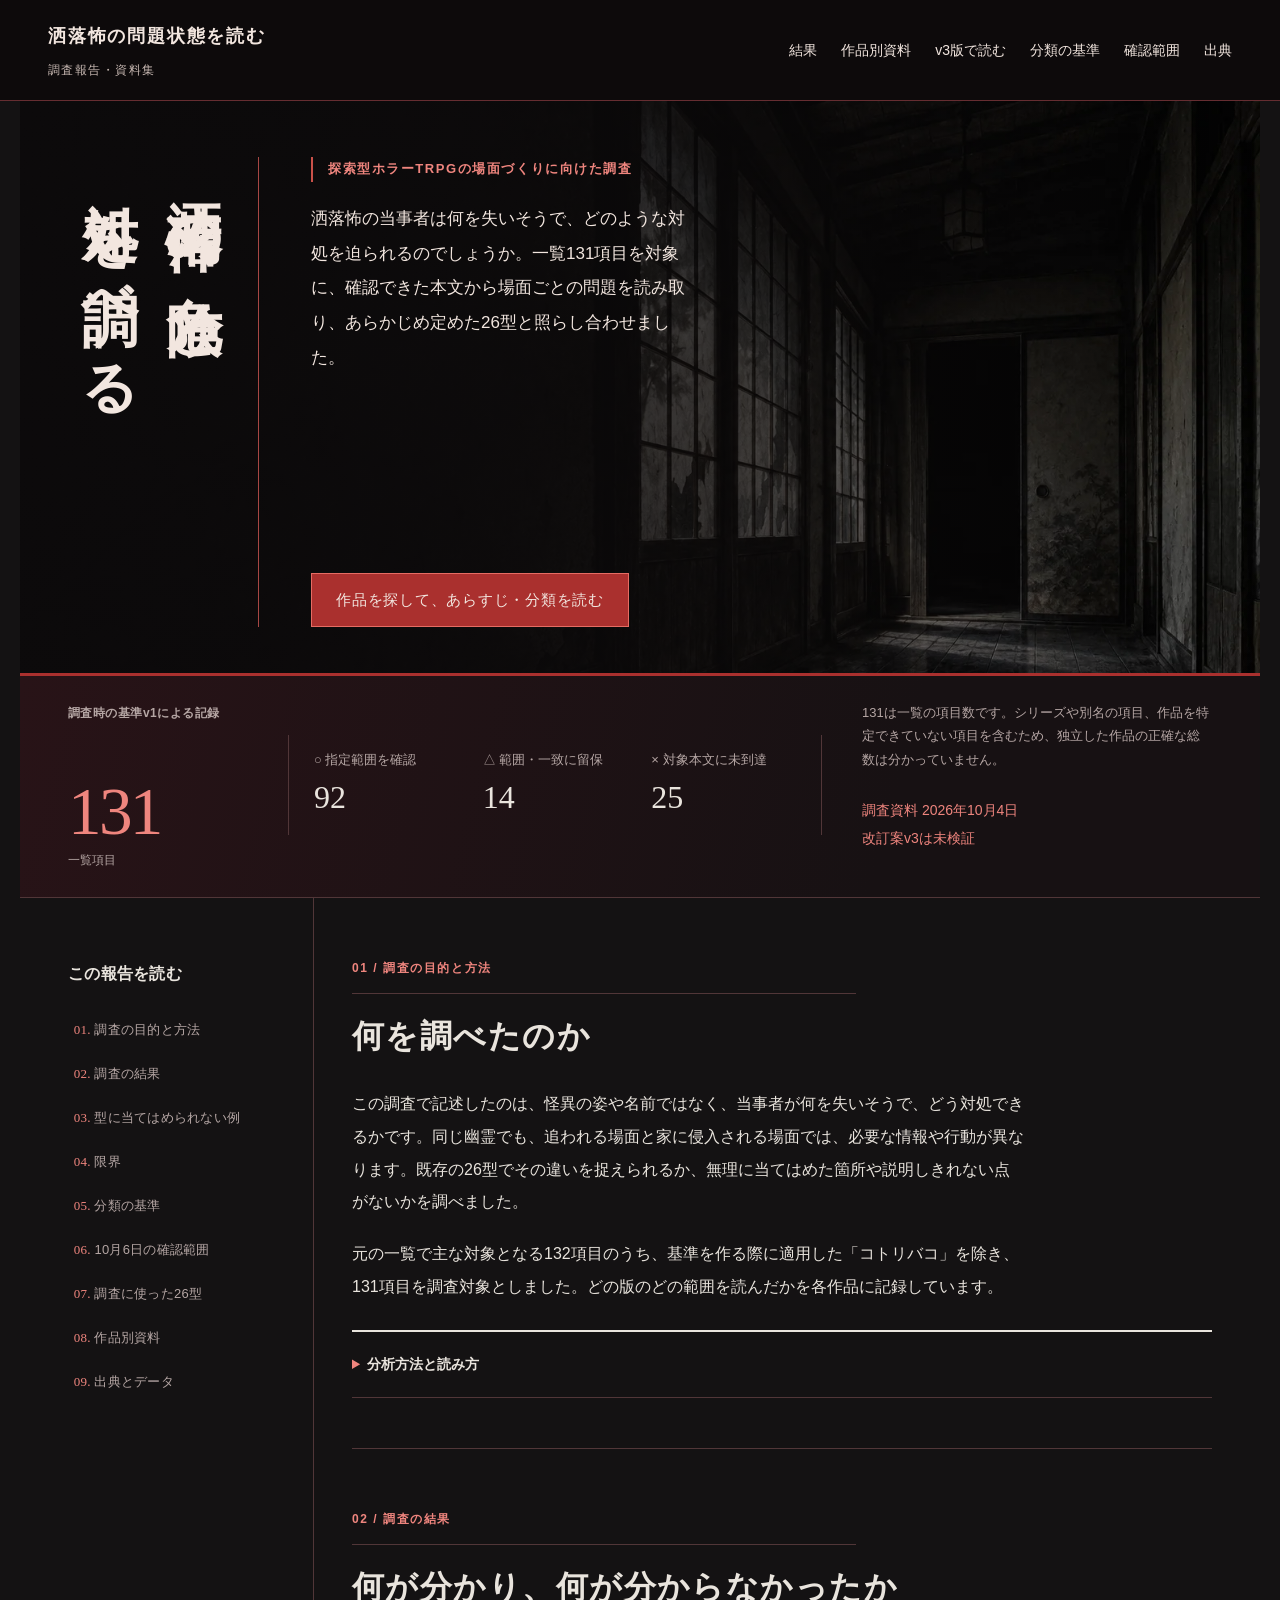
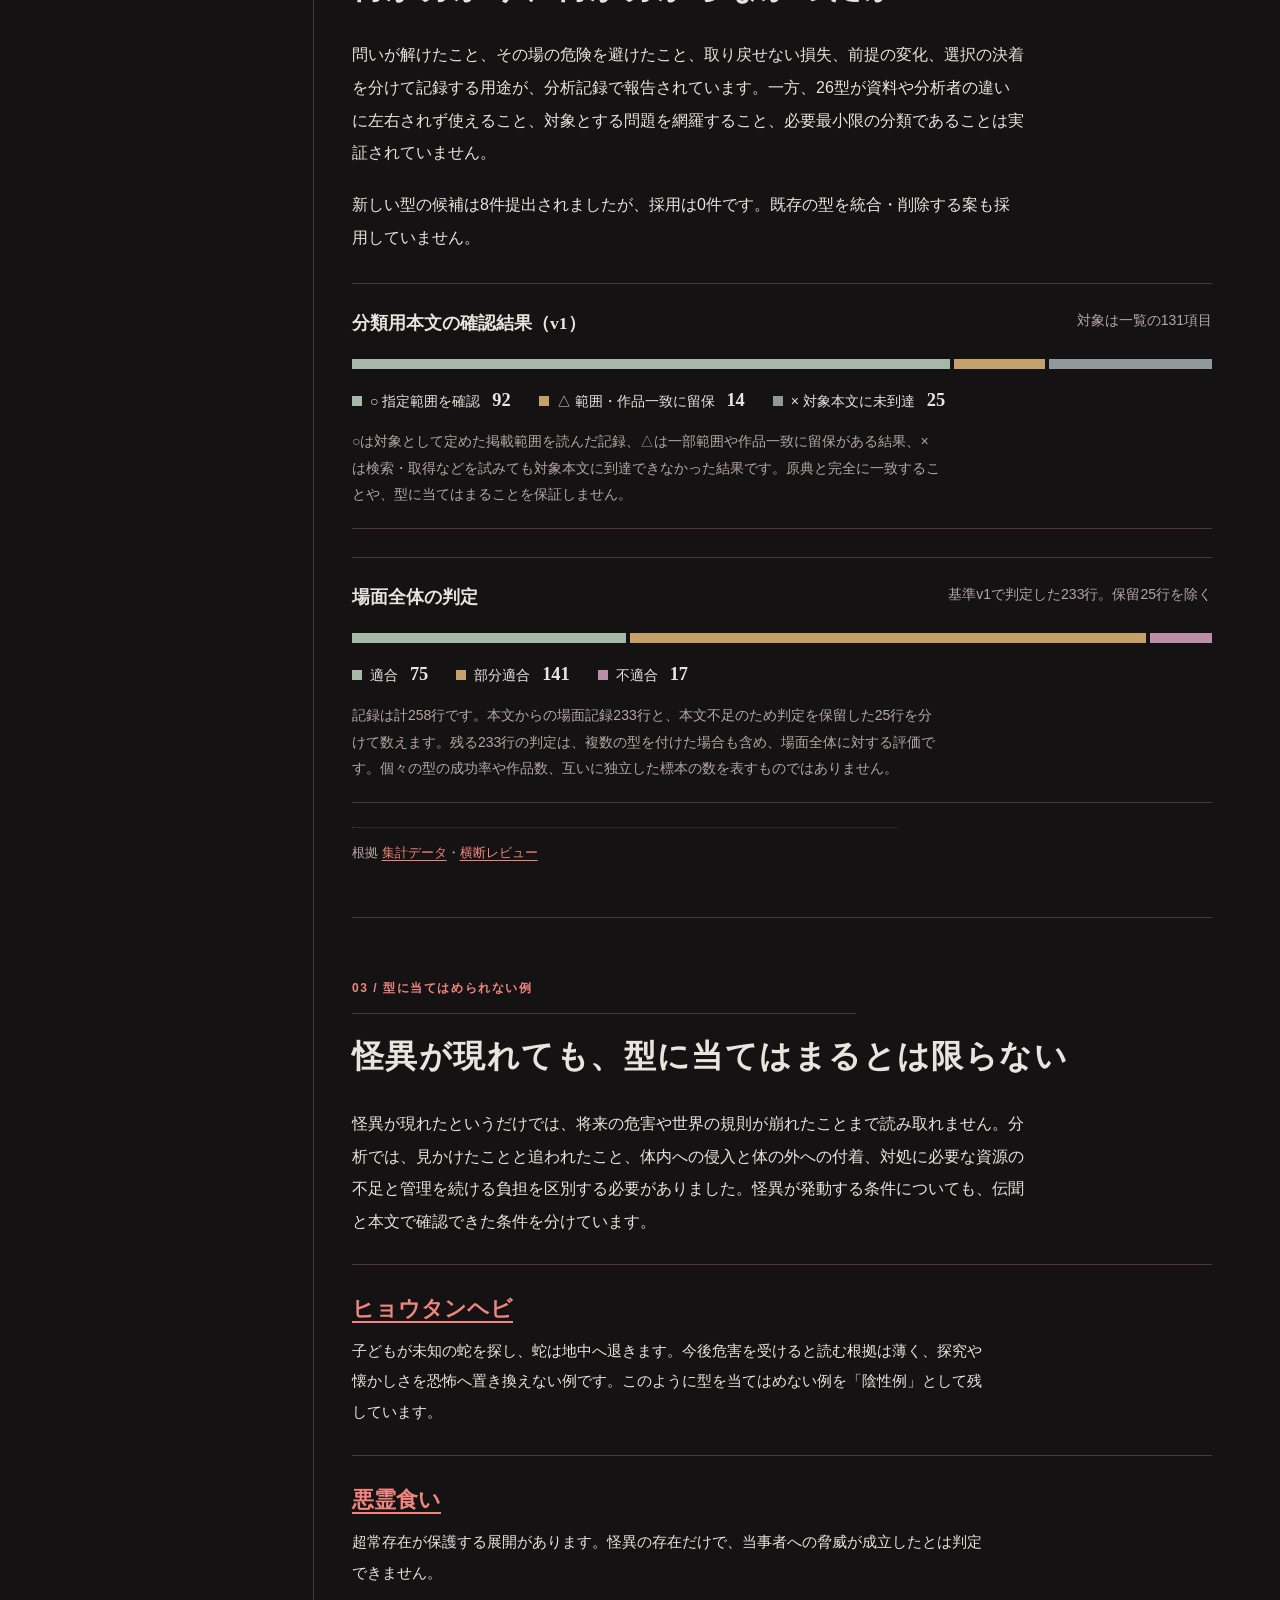
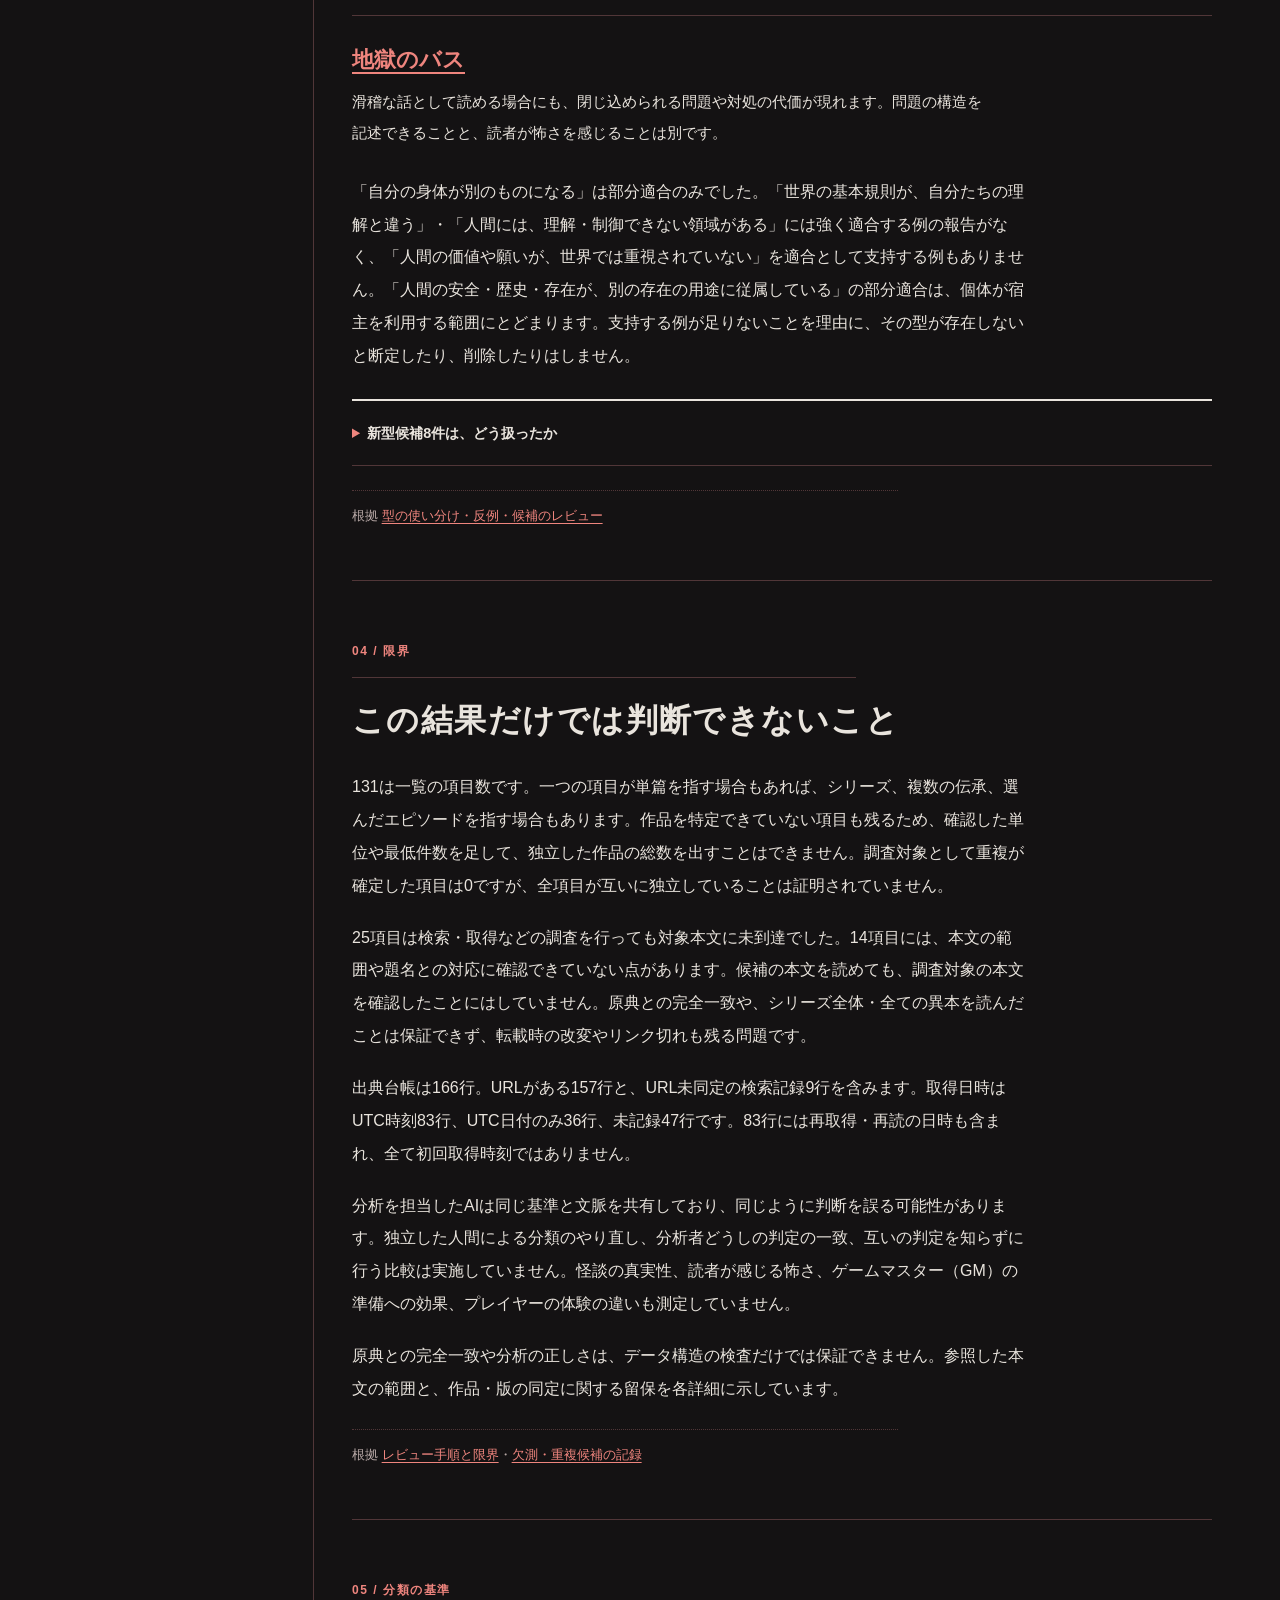
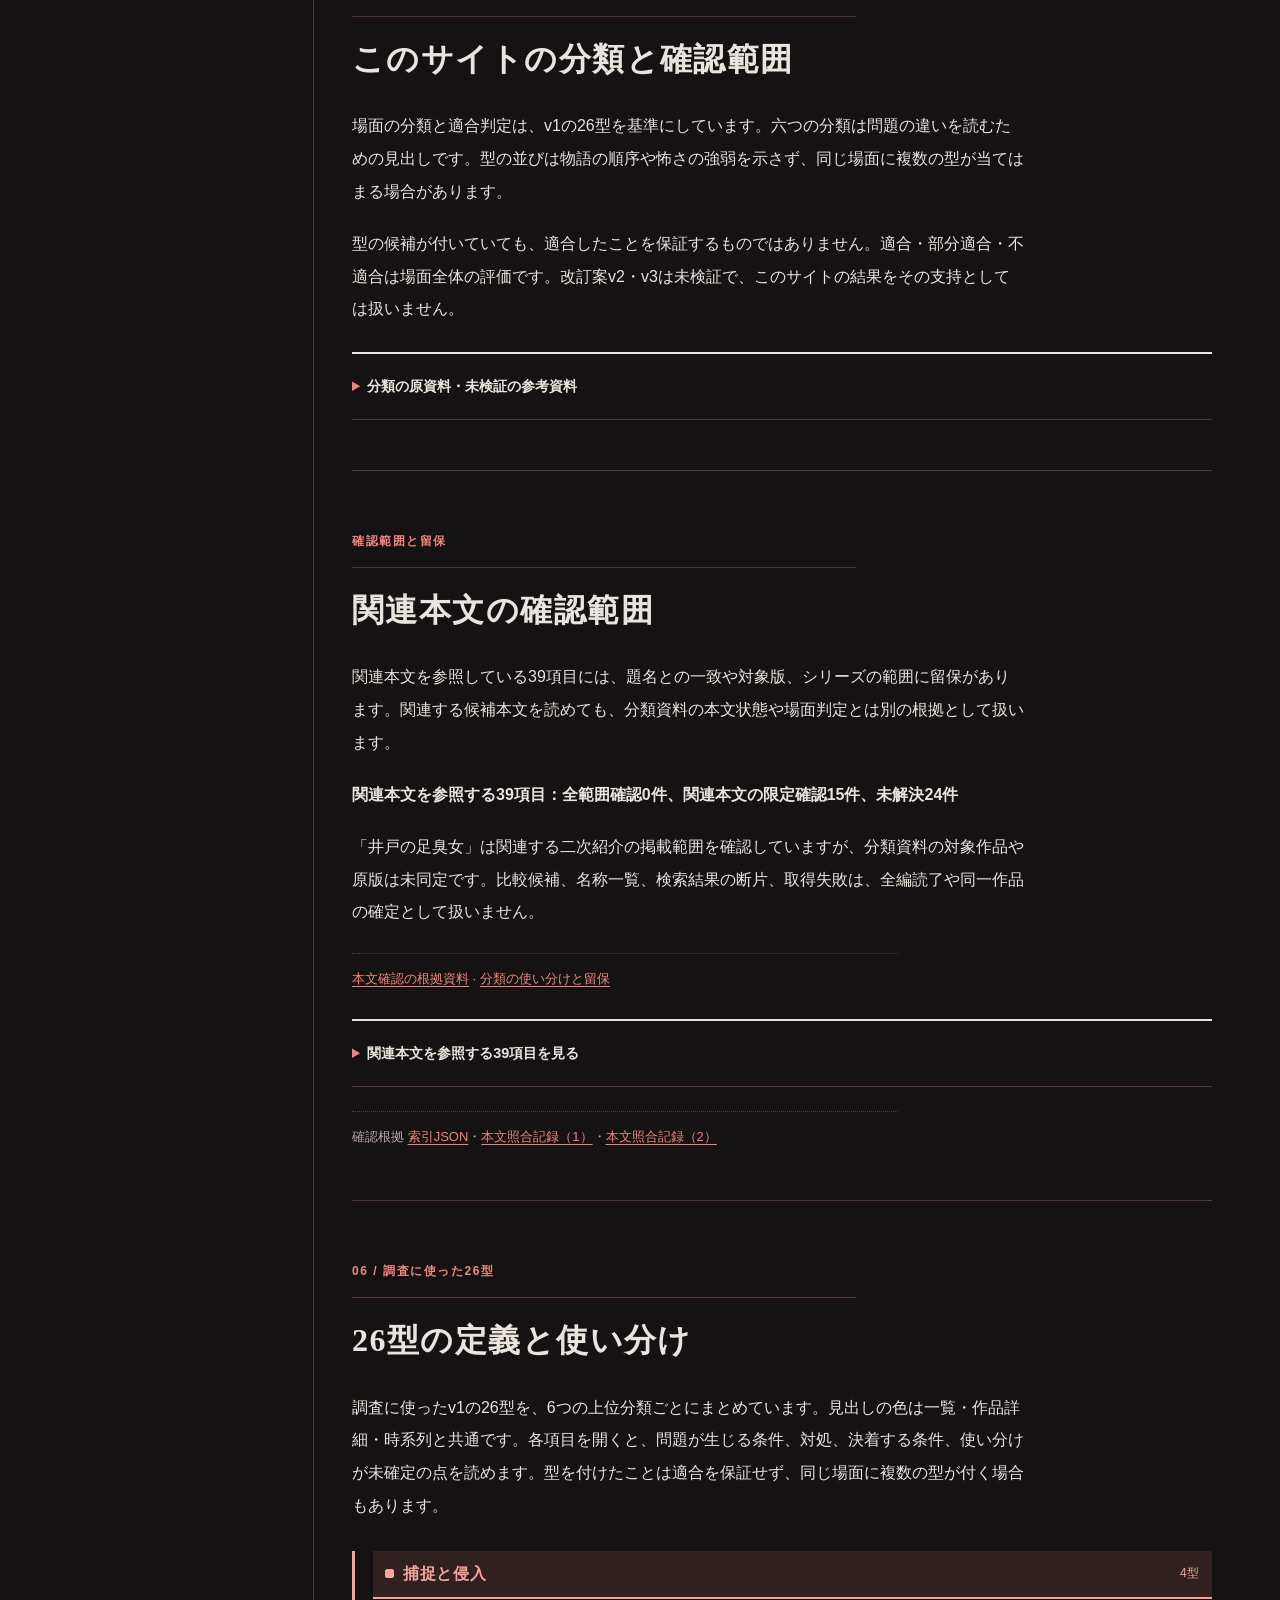
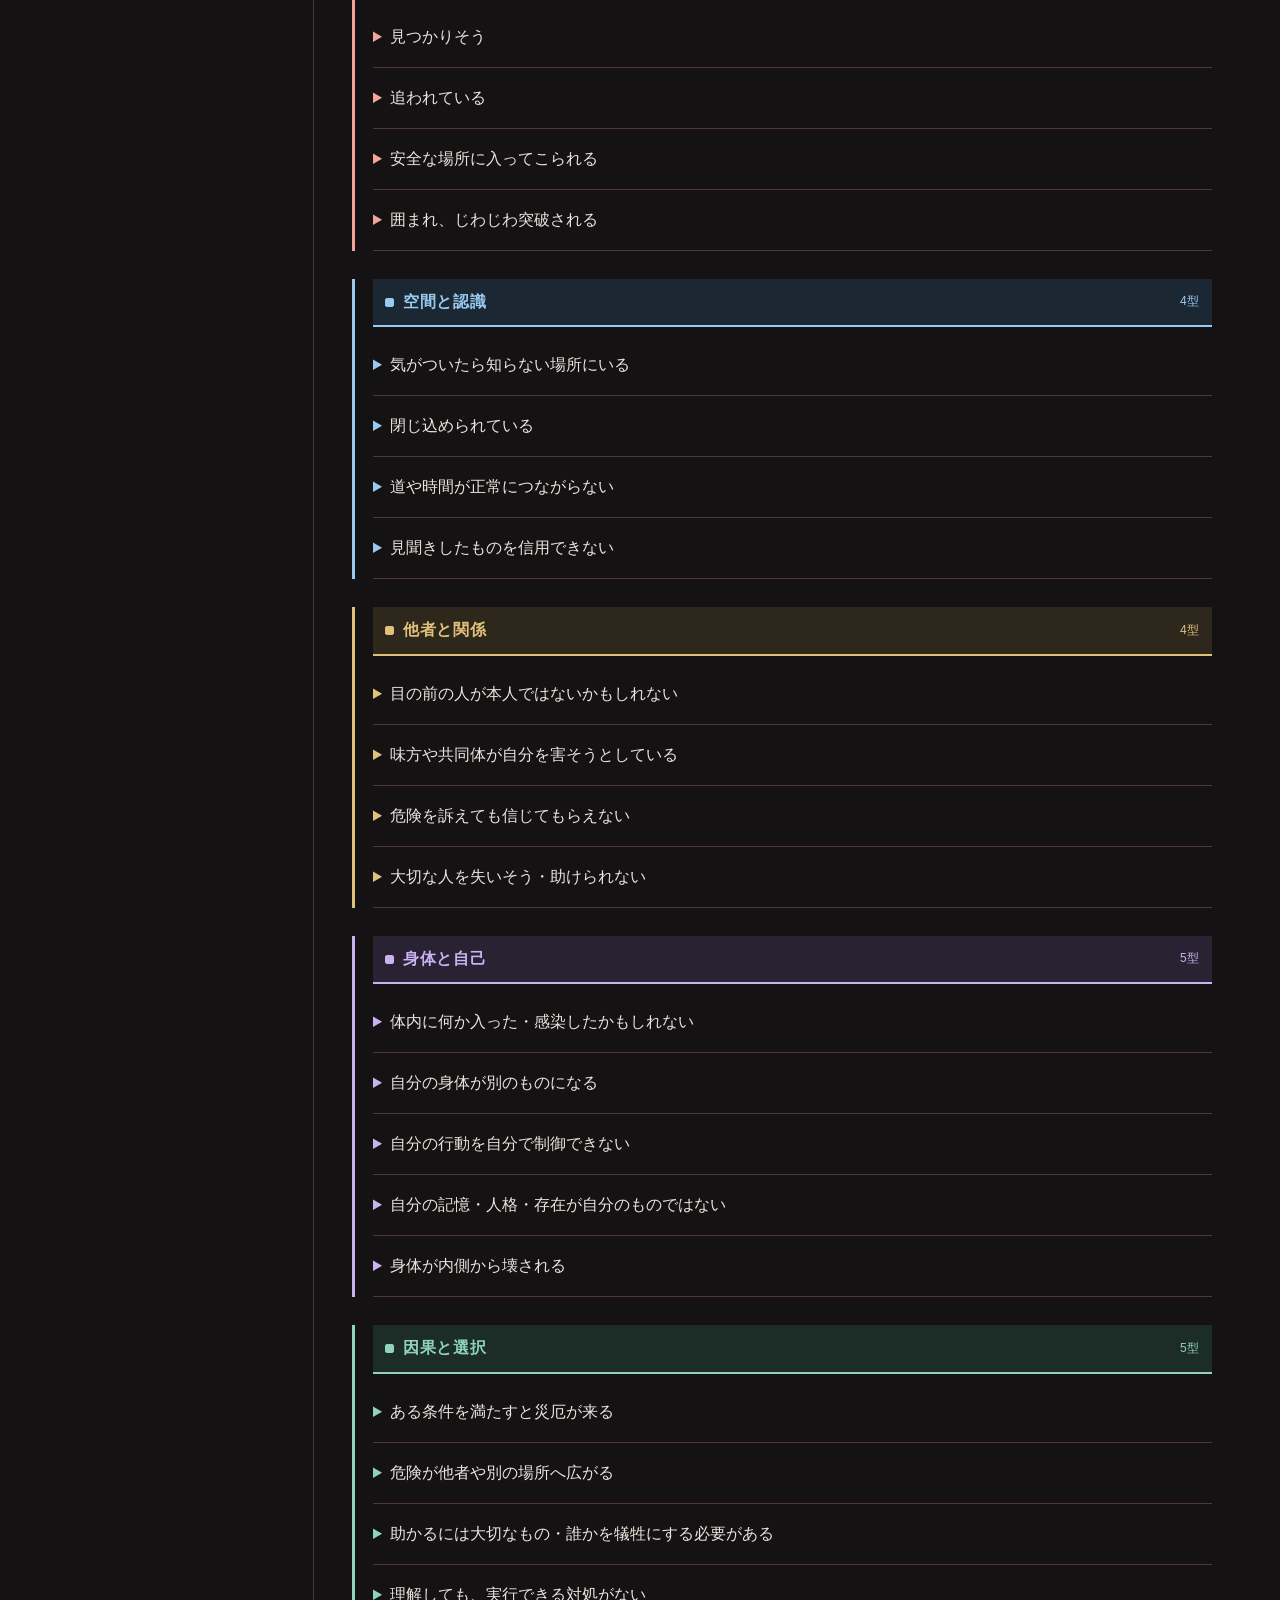
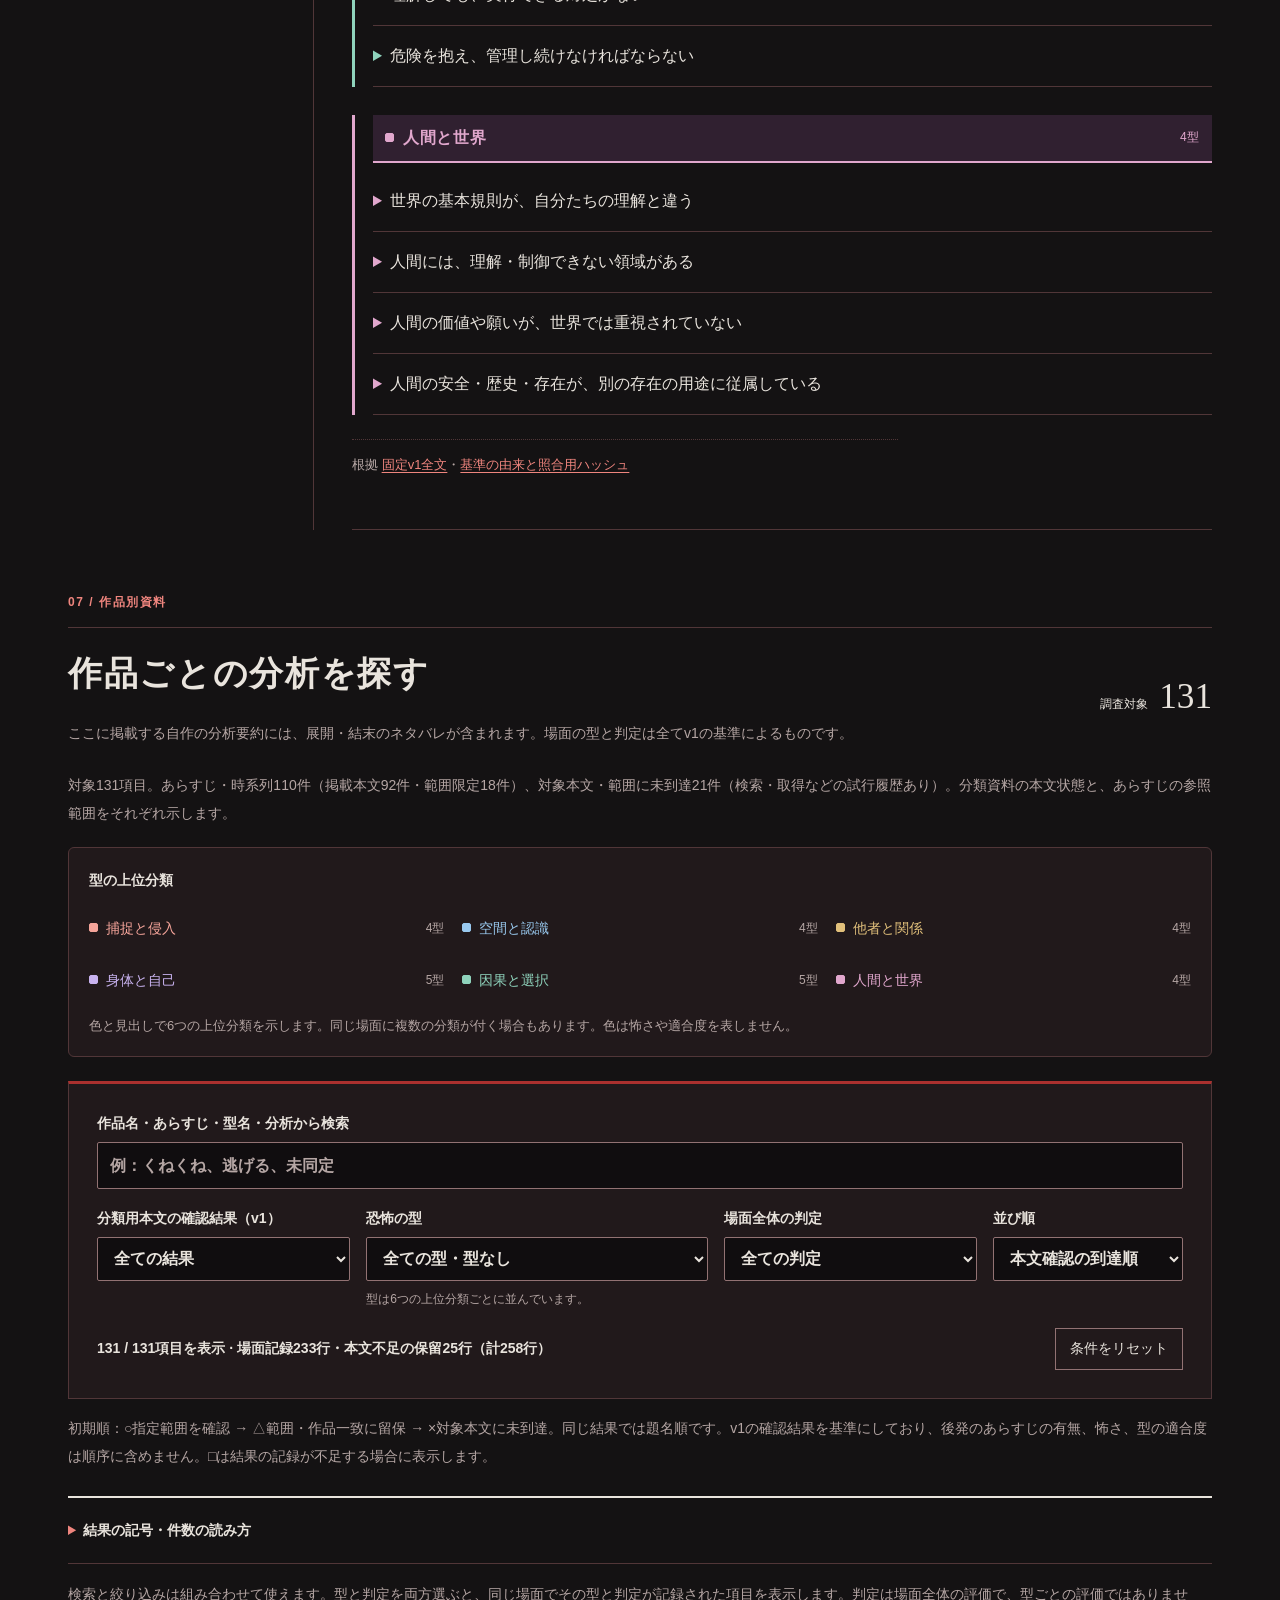
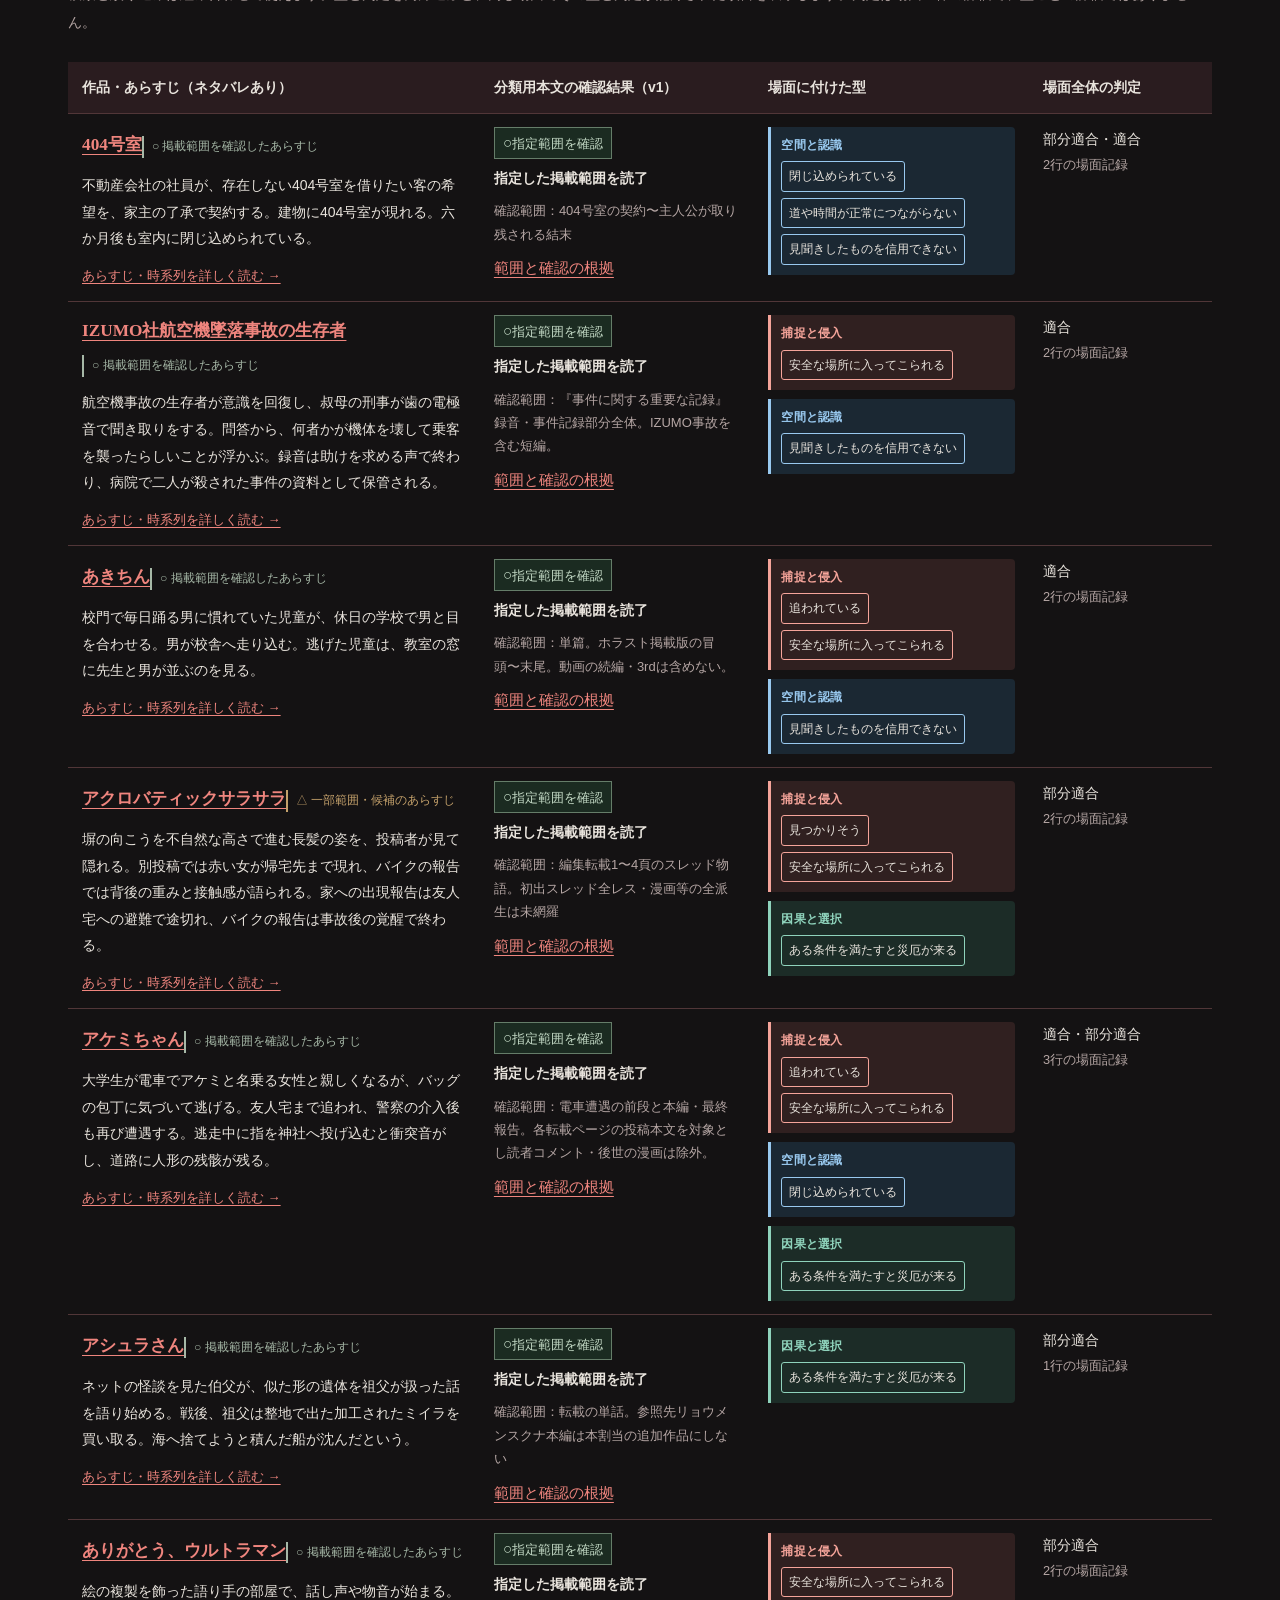
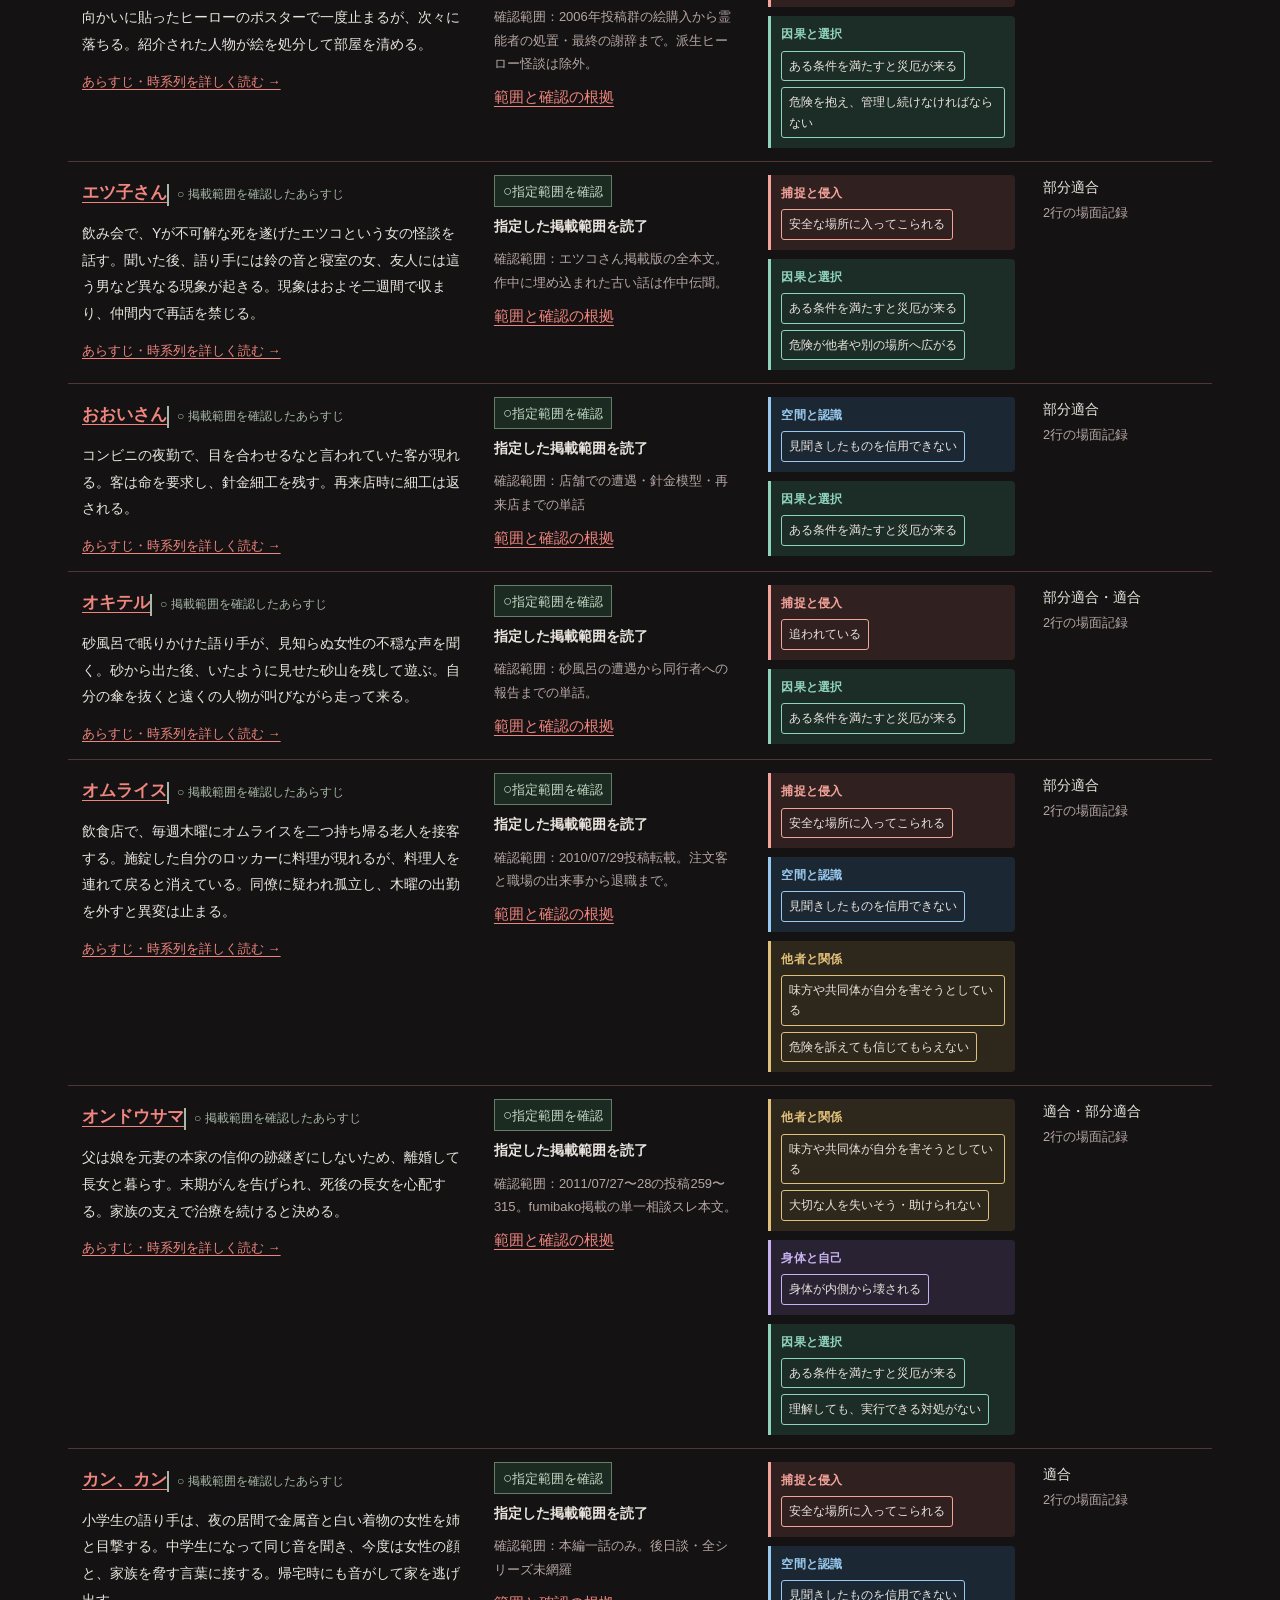
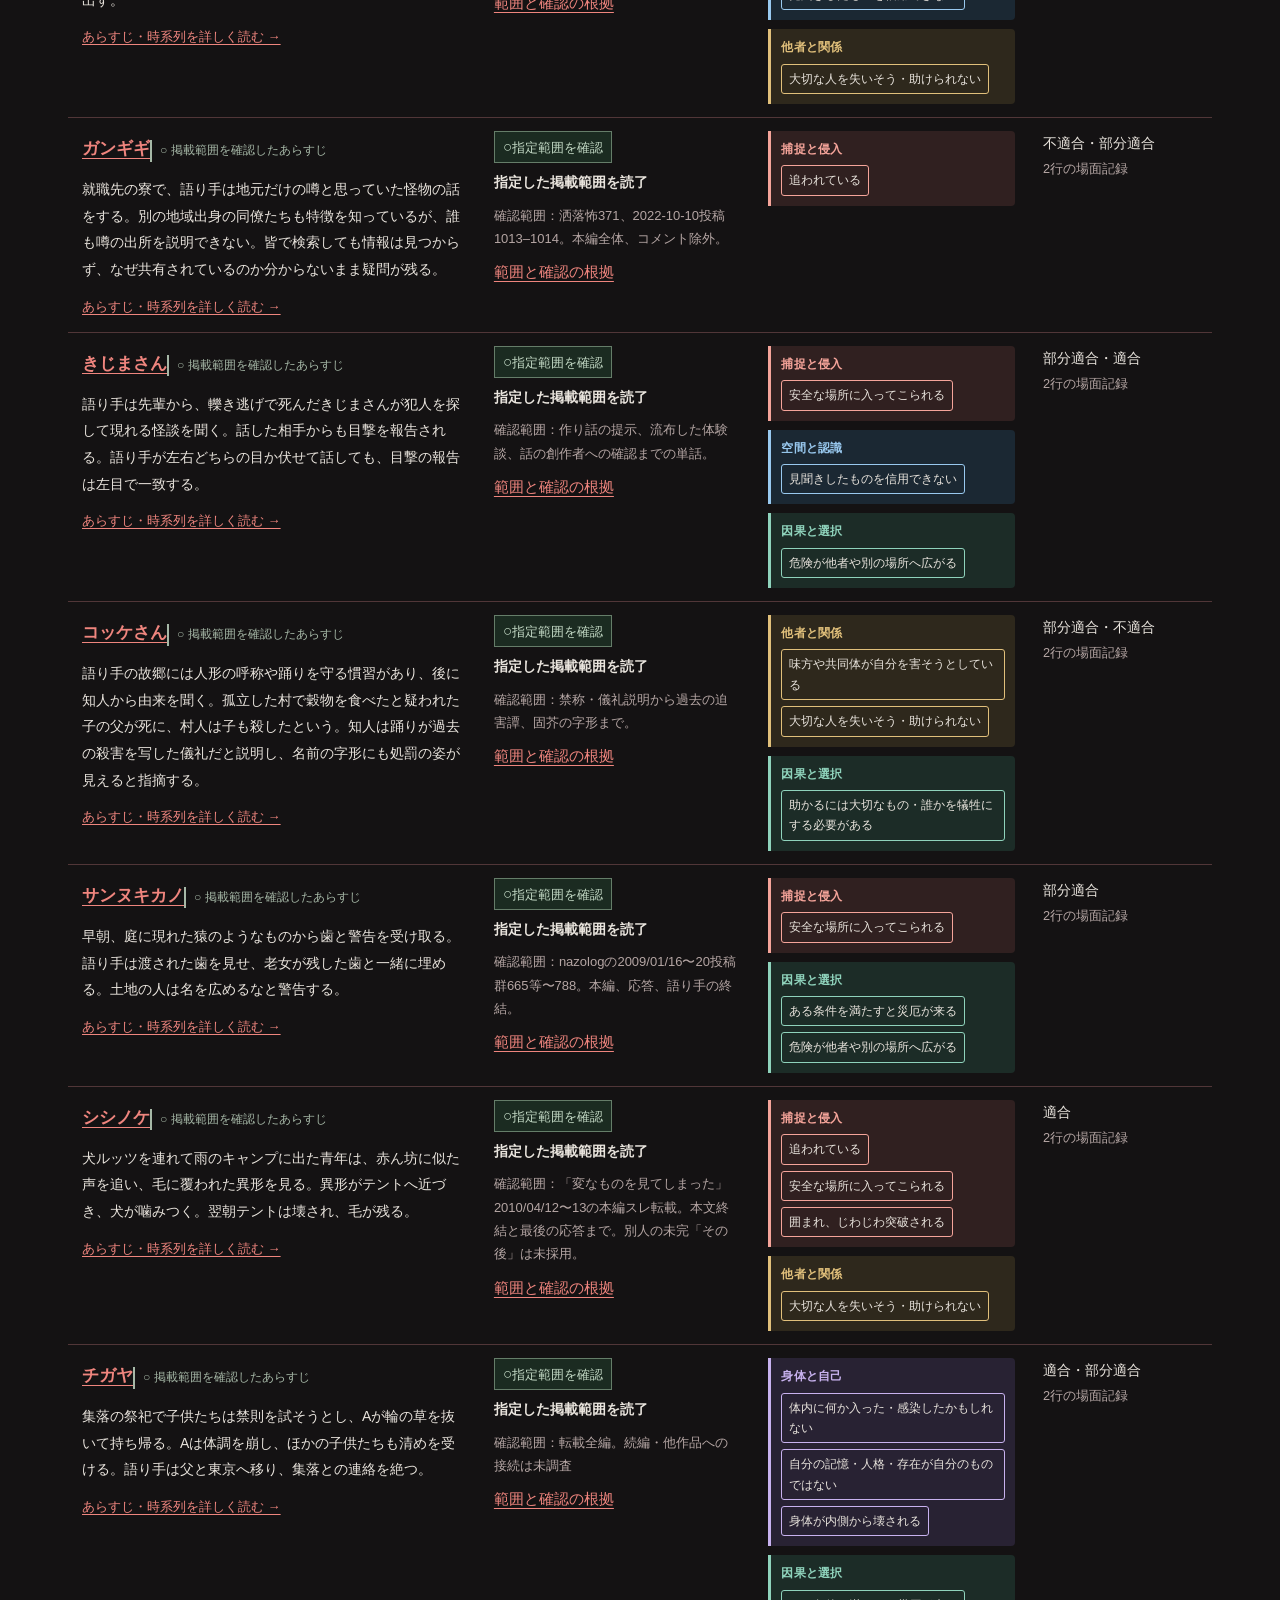
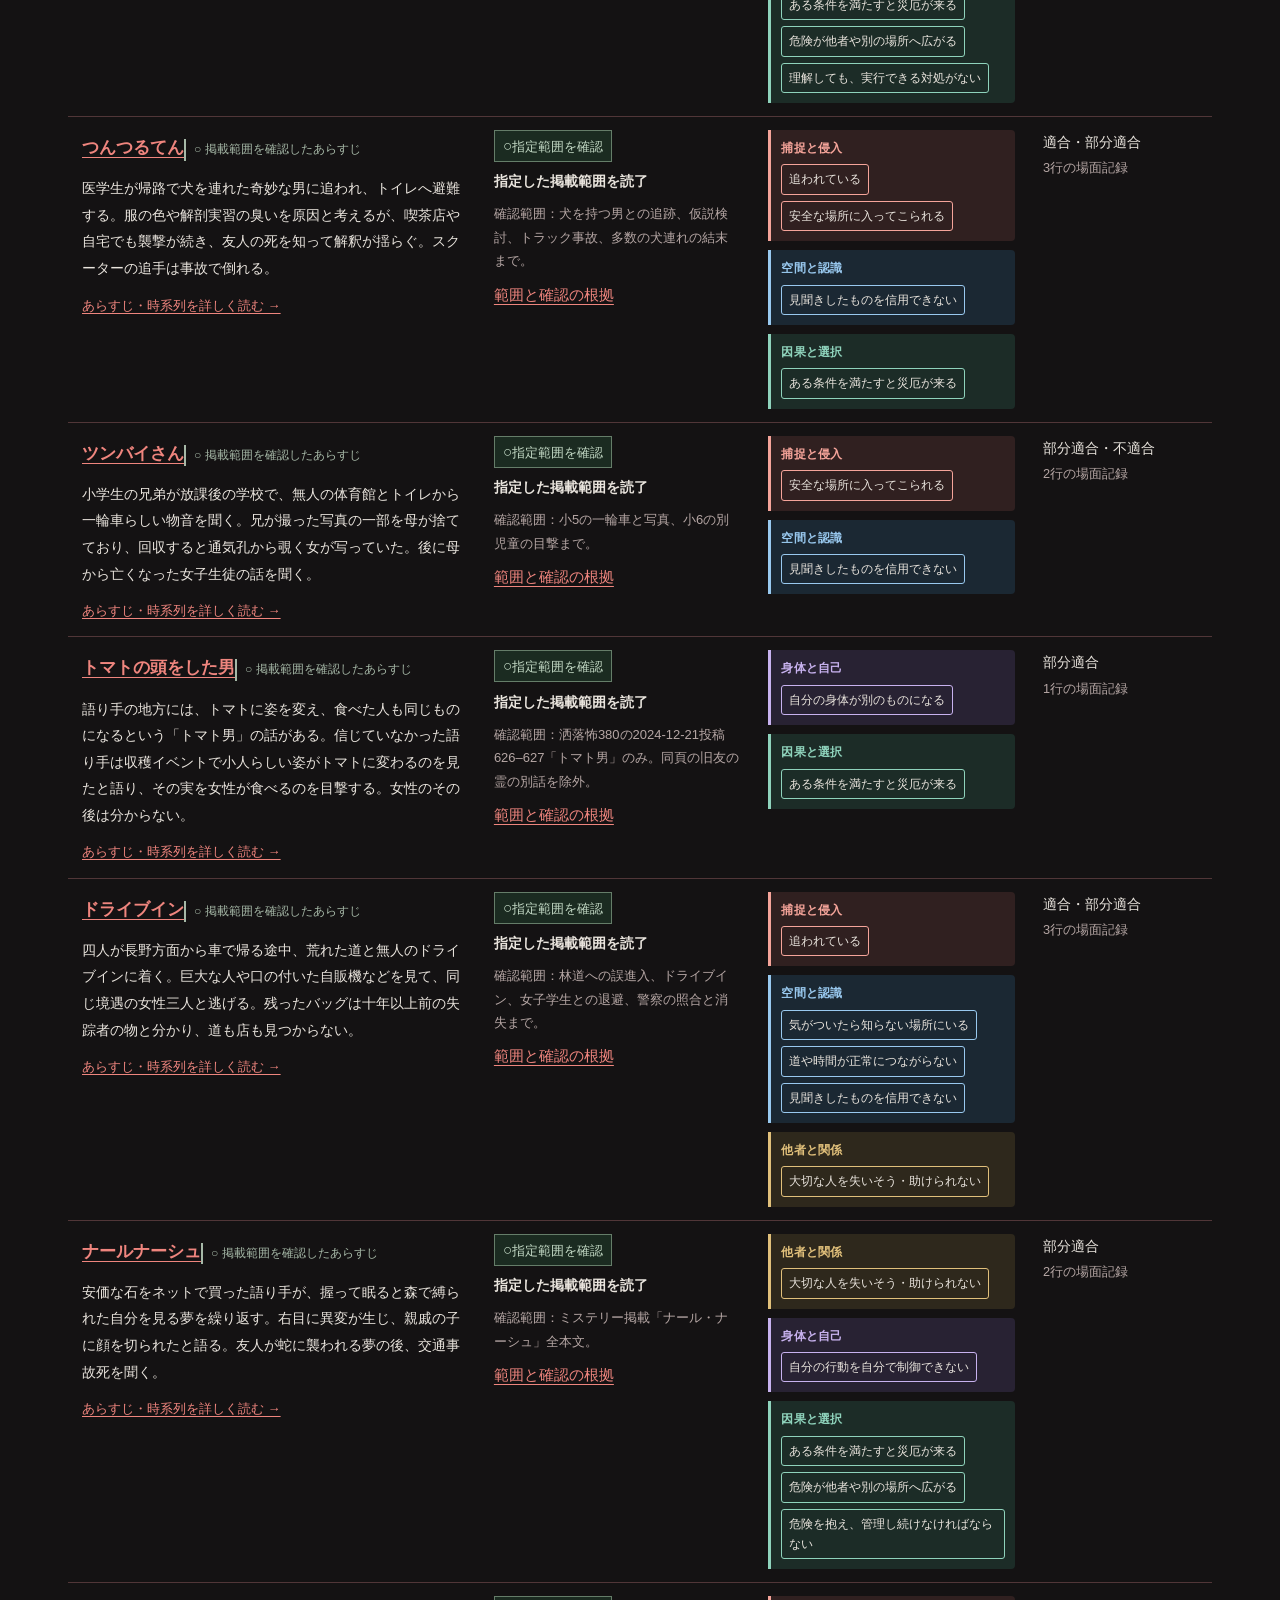
<file: docs/index.html>
<!doctype html>
<html lang="ja">
<head>
  <meta charset="utf-8">
  <meta name="viewport" content="width=device-width, initial-scale=1">
  <meta name="description" content="洒落怖の一覧131項目を対象に、当事者が直面する危険や対処を26型と照らし合わせた調査報告。本文を確認できた範囲、場面ごとの判定、分析の限界、未検証の改訂案を掲載しています。">
  <meta name="theme-color" content="#172e35">
  <title>洒落怖の問題状態を読む | 131項目の調査報告</title>
  <link rel="icon" href="favicon.svg" type="image/svg+xml">
  <link rel="stylesheet" href="styles.css">
  <script type="module" src="app.mjs"></script>
</head>
<body>
<a class="skip" href="#main">本文へ移動</a>
<header class="masthead">
  <a class="wordmark" href="./">洒落怖の問題状態を読む <span>調査報告・資料集</span></a>
  <nav aria-label="主要ナビゲーション">
    <a href="#findings">結果</a><a href="#catalogue">作品別資料</a><a id="v3-edition-link" href="v3-reader.html">v3版で読む</a><a href="#versions">分類の基準</a><a href="#followup">確認範囲</a><a href="#sources">出典</a>
  </nav>
</header>
<main id="main">
<div id="report">
  <section class="opening" aria-labelledby="title">
    <div class="opening-copy">
      <p class="eyebrow">探索型ホラーTRPGの場面づくりに向けた調査</p>
      <h1 id="title">洒落怖の危険と<br>対処を調べる</h1>
      <p class="lead">洒落怖の当事者は何を失いそうで、どのような対処を迫られるのでしょうか。一覧131項目を対象に、確認できた本文から場面ごとの問題を読み取り、あらかじめ定めた26型と照らし合わせました。</p>
      <a class="primary-link" href="#catalogue">作品を探して、あらすじ・分類を読む</a>
    </div>
    <aside class="overview" aria-label="調査の要点">
      <p class="eyebrow">調査時の基準v1による記録</p>
      <p class="large-number">131<span>一覧項目</span></p>
      <dl class="overview-numbers">
        <div><dt>○ 指定範囲を確認</dt><dd>92</dd></div><div><dt>△ 範囲・一致に留保</dt><dd>14</dd></div><div><dt>× 対象本文に未到達</dt><dd>25</dd></div>
      </dl>
      <p>131は一覧の項目数です。シリーズや別名の項目、作品を特定できていない項目を含むため、独立した作品の正確な総数は分かっていません。</p>
      <p class="overview-footer">調査資料 2026年10月4日<br>改訂案v3は未検証</p>
    </aside>
  </section>

  <div class="report-layout">
    <aside class="contents" aria-label="目次">
      <p>この報告を読む</p>
      <ol><li><a href="#question">調査の目的と方法</a></li><li><a href="#findings">調査の結果</a></li><li><a href="#boundaries">型に当てはめられない例</a></li><li><a href="#limits">限界</a></li><li><a href="#versions">分類の基準</a></li><li><a href="#followup">10月6日の確認範囲</a></li><li><a href="#types">調査に使った26型</a></li><li><a href="#catalogue">作品別資料</a></li><li><a href="#sources">出典とデータ</a></li></ol>
    </aside>
    <article class="report-body">
      <section id="question">
        <p class="section-index">01 / 調査の目的と方法</p>
        <h2>何を調べたのか</h2>
        <p>この調査で記述したのは、怪異の姿や名前ではなく、当事者が何を失いそうで、どう対処できるかです。同じ幽霊でも、追われる場面と家に侵入される場面では、必要な情報や行動が異なります。既存の26型でその違いを捉えられるか、無理に当てはめた箇所や説明しきれない点がないかを調べました。</p>
        <p>元の一覧で主な対象となる132項目のうち、基準を作る際に適用した「コトリバコ」を除き、131項目を調査対象としました。どの版のどの範囲を読んだかを各作品に記録しています。</p>
        <details class="document-details"><summary>分析方法と読み方</summary>
        <p>AIによる探索的な分析です。人の恐怖心理を分類した研究でも、TRPGでの効果を実証した研究でもありません。</p>
        <div class="method-flow" aria-label="調査手順"><span>本文・版を確認</span><span>当事者の問題を記述</span><span>基準v1と比較</span><span>説明できない点を記録</span></div>
        <p>分析には「問い」「危険」「選択」「世界モデル」の四つの欄を使いました。世界モデルは、安全・自己・他者・因果・人間の立場について当事者が持つ前提を指します。作品全体の記録と、場面ごとの記録は分けています。</p>
        <p>分からなかったことが判明しても、危険がなくなったとは限りません。そこで、問題が生じる条件と決着する条件、得られた成果と残る問題を別々に記録しました。</p>
        <dl class="notation"><div><dt>問い（分かっていないこと）</dt><dd>何が分かっていないか。</dd></div><div><dt>危険（予期される損失）</dt><dd>何を失いそうか。</dd></div><div><dt>選択（選べる行動と条件）</dt><dd>何ができ、何が妨げるか。</dd></div><div><dt>世界モデル（安全・自己・因果などへの前提）</dt><dd>安全や因果への前提がどう変わるか。</dd></div></dl>
        <p>各担当は本文から当事者の問題を読み取った後、基準v1で中心となる型の候補と、併せて当てはまる型を記録しました。原資料ではこの読み取りを「独立な抽出」と呼んでいますが、独立した人間による評価を意味しません。同じ資料を複数人が互いの判定を知らずに分類したものでもありません。</p>
        <p class="reference">根拠 <a data-repo="methods/validation.md" href="https://github.com/oXyut/scare-pattern-validation/blob/148359afaa05072f95c3b57b374897f381ad093a/methods/validation.md">検証方法</a>・<a data-repo="assignments/groups.json" href="https://github.com/oXyut/scare-pattern-validation/blob/148359afaa05072f95c3b57b374897f381ad093a/assignments/groups.json">調査対象</a></p>
        </details>
      </section>

      <section id="findings">
        <p class="section-index">02 / 調査の結果</p>
        <h2>何が分かり、何が分からなかったか</h2>
        <p>問いが解けたこと、その場の危険を避けたこと、取り戻せない損失、前提の変化、選択の決着を分けて記録する用途が、分析記録で報告されています。一方、26型が資料や分析者の違いに左右されず使えること、対象とする問題を網羅すること、必要最小限の分類であることは実証されていません。</p>
        <p>新しい型の候補は8件提出されましたが、採用は0件です。既存の型を統合・削除する案も採用していません。</p>
        <figure class="count-figure">
          <figcaption><strong>分類用本文の確認結果（v1）</strong><span>対象は一覧の131項目</span></figcaption>
          <div class="stacked" aria-label="指定範囲を確認92、範囲・作品一致に留保14、対象本文に未到達25"><span class="verified" style="flex:92"></span><span class="partial" style="flex:14"></span><span class="unverified" style="flex:25"></span></div>
          <ul class="legend"><li><i class="verified"></i>○ 指定範囲を確認 <b>92</b></li><li><i class="partial"></i>△ 範囲・作品一致に留保 <b>14</b></li><li><i class="unverified"></i>× 対象本文に未到達 <b>25</b></li></ul>
          <p>○は対象として定めた掲載範囲を読んだ記録、△は一部範囲や作品一致に留保がある結果、×は検索・取得などを試みても対象本文に到達できなかった結果です。原典と完全に一致することや、型に当てはまることを保証しません。</p>
        </figure>
        <figure class="count-figure">
          <figcaption><strong>場面全体の判定</strong><span>基準v1で判定した233行。保留25行を除く</span></figcaption>
          <div class="stacked" aria-label="適合75、部分適合141、不適合17"><span class="verified" style="flex:75"></span><span class="partial" style="flex:141"></span><span class="negative" style="flex:17"></span></div>
          <ul class="legend"><li><i class="verified"></i>適合 <b>75</b></li><li><i class="partial"></i>部分適合 <b>141</b></li><li><i class="negative"></i>不適合 <b>17</b></li></ul>
          <p>記録は計258行です。本文からの場面記録233行と、本文不足のため判定を保留した25行を分けて数えます。残る233行の判定は、複数の型を付けた場合も含め、場面全体に対する評価です。個々の型の成功率や作品数、互いに独立した標本の数を表すものではありません。</p>
        </figure>
        <p class="reference">根拠 <a data-repo="integration/data/summary.json" href="https://github.com/oXyut/scare-pattern-validation/blob/148359afaa05072f95c3b57b374897f381ad093a/integration/data/summary.json">集計データ</a>・<a data-repo="integration/reports/robustness.md" href="https://github.com/oXyut/scare-pattern-validation/blob/148359afaa05072f95c3b57b374897f381ad093a/integration/reports/robustness.md">横断レビュー</a></p>
      </section>

      <section id="boundaries">
        <p class="section-index">03 / 型に当てはめられない例</p>
        <h2>怪異が現れても、型に当てはまるとは限らない</h2>
        <p>怪異が現れたというだけでは、将来の危害や世界の規則が崩れたことまで読み取れません。分析では、見かけたことと追われたこと、体内への侵入と体の外への付着、対処に必要な資源の不足と管理を続ける負担を区別する必要がありました。怪異が発動する条件についても、伝聞と本文で確認できた条件を分けています。</p>
        <div class="example-row"><div><h3><a href="#work=G04-W19">ヒョウタンヘビ</a></h3><p>子どもが未知の蛇を探し、蛇は地中へ退きます。今後危害を受けると読む根拠は薄く、探究や懐かしさを恐怖へ置き換えない例です。このように型を当てはめない例を「陰性例」として残しています。</p></div></div>
        <div class="example-row"><div><h3><a href="#work=G01-W02">悪霊食い</a></h3><p>超常存在が保護する展開があります。怪異の存在だけで、当事者への脅威が成立したとは判定できません。</p></div></div>
        <div class="example-row"><div><h3><a href="#work=G01-W12">地獄のバス</a></h3><p>滑稽な話として読める場合にも、閉じ込められる問題や対処の代価が現れます。問題の構造を記述できることと、読者が怖さを感じることは別です。</p></div></div>
        <p>「自分の身体が別のものになる」は部分適合のみでした。「世界の基本規則が、自分たちの理解と違う」・「人間には、理解・制御できない領域がある」には強く適合する例の報告がなく、「人間の価値や願いが、世界では重視されていない」を適合として支持する例もありません。「人間の安全・歴史・存在が、別の存在の用途に従属している」の部分適合は、個体が宿主を利用する範囲にとどまります。支持する例が足りないことを理由に、その型が存在しないと断定したり、削除したりはしません。</p>
        <details class="document-details"><summary>新型候補8件は、どう扱ったか</summary><div class="table-scroll" tabindex="0" role="region" aria-label="新型候補の整理"><table><thead><tr><th scope="col">候補の内容</th><th scope="col">提出件数</th><th scope="col">記録全体での判断</th></tr></thead><tbody><tr><th scope="row">直接危害</th><td>3</td><td>「追われている」の範囲を広げる案や、接触後の状況、順序・期限の補足で記述する案との比較を保留。</td></tr><tr><th scope="row">公的露見・標的情報の取得</th><td>2</td><td>社会的な損失と追手が情報を得ることを分け、補足する欄への記録を優先。</td></tr><tr><th scope="row">社会的正常性の不透明さ</th><td>1</td><td>今後の具体的な損失が読み取れない場合は、型の対象範囲に入れず、提示の効果として記述。</td></tr><tr><th scope="row">外部付着</th><td>1</td><td>「体内に何か入った・感染したかもしれない」の体内への侵入と区別し、付着する位置や接触経路などの補足で記述する案と比較。</td></tr><tr><th scope="row">追跡のない再加害予期</th><td>1</td><td>再び危害を受ける予期を記す欄を優先。有効な管理を伴わない場合は「危険を抱え、管理し続けなければならない」に入れない。</td></tr></tbody></table></div><p>採用は0件です。候補が8件あることは、独立した新しい型が8種類成立したことを意味しません。</p></details>
        <p class="reference">根拠 <a data-repo="integration/reports/robustness.md" href="https://github.com/oXyut/scare-pattern-validation/blob/148359afaa05072f95c3b57b374897f381ad093a/integration/reports/robustness.md">型の使い分け・反例・候補のレビュー</a></p>
      </section>

      <section id="limits">
        <p class="section-index">04 / 限界</p>
        <h2>この結果だけでは判断できないこと</h2>
        <p>131は一覧の項目数です。一つの項目が単篇を指す場合もあれば、シリーズ、複数の伝承、選んだエピソードを指す場合もあります。作品を特定できていない項目も残るため、確認した単位や最低件数を足して、独立した作品の総数を出すことはできません。調査対象として重複が確定した項目は0ですが、全項目が互いに独立していることは証明されていません。</p>
        <p>25項目は検索・取得などの調査を行っても対象本文に未到達でした。14項目には、本文の範囲や題名との対応に確認できていない点があります。候補の本文を読めても、調査対象の本文を確認したことにはしていません。原典との完全一致や、シリーズ全体・全ての異本を読んだことは保証できず、転載時の改変やリンク切れも残る問題です。</p>
        <p>出典台帳は166行。URLがある157行と、URL未同定の検索記録9行を含みます。取得日時はUTC時刻83行、UTC日付のみ36行、未記録47行です。83行には再取得・再読の日時も含まれ、全て初回取得時刻ではありません。</p>
        <p>分析を担当したAIは同じ基準と文脈を共有しており、同じように判断を誤る可能性があります。独立した人間による分類のやり直し、分析者どうしの判定の一致、互いの判定を知らずに行う比較は実施していません。怪談の真実性、読者が感じる怖さ、ゲームマスター（GM）の準備への効果、プレイヤーの体験の違いも測定していません。</p>
        <p>原典との完全一致や分析の正しさは、データ構造の検査だけでは保証できません。参照した本文の範囲と、作品・版の同定に関する留保を各詳細に示しています。</p>
        <p class="reference">根拠 <a data-repo="integration/reports/robustness.md" href="https://github.com/oXyut/scare-pattern-validation/blob/148359afaa05072f95c3b57b374897f381ad093a/integration/reports/robustness.md">レビュー手順と限界</a>・<a data-repo="integration/data/summary.json" href="https://github.com/oXyut/scare-pattern-validation/blob/148359afaa05072f95c3b57b374897f381ad093a/integration/data/summary.json">欠測・重複候補の記録</a></p>
      </section>

      <section id="versions">
        <p class="section-index">05 / 分類の基準</p>
        <h2>このサイトの分類と確認範囲</h2>
        <p>場面の分類と適合判定は、v1の26型を基準にしています。六つの分類は問題の違いを読むための見出しです。型の並びは物語の順序や怖さの強弱を示さず、同じ場面に複数の型が当てはまる場合があります。</p>
        <p>型の候補が付いていても、適合したことを保証するものではありません。適合・部分適合・不適合は場面全体の評価です。改訂案v2・v3は未検証で、このサイトの結果をその支持としては扱いません。</p>
        <details class="document-details"><summary>分類の原資料・未検証の参考資料</summary><p class="reference"><a data-repo="baseline/v1-26types/report.md" href="https://github.com/oXyut/scare-pattern-validation/blob/148359afaa05072f95c3b57b374897f381ad093a/baseline/v1-26types/report.md">分類基準v1</a>・<a data-repo="baseline/v2-proposed/report.md" href="https://github.com/oXyut/scare-pattern-validation/blob/148359afaa05072f95c3b57b374897f381ad093a/baseline/v2-proposed/report.md">改訂案v2（未検証）</a>・<a data-repo="baseline/v3-proposed/report.md" href="https://github.com/oXyut/scare-pattern-validation/blob/148359afaa05072f95c3b57b374897f381ad093a/baseline/v3-proposed/report.md">改訂案v3（未検証）</a></p></details>
      </section>

      <section id="followup" aria-labelledby="followup-title">
        <p class="section-index">確認範囲と留保</p>
        <h2 id="followup-title">関連本文の確認範囲</h2>
        <p>関連本文を参照している39項目には、題名との一致や対象版、シリーズの範囲に留保があります。関連する候補本文を読めても、分類資料の本文状態や場面判定とは別の根拠として扱います。</p>
        <p id="followup-counts" class="followup-state">確認範囲を読み込み中です。</p>
        <p>「井戸の足臭女」は関連する二次紹介の掲載範囲を確認していますが、分類資料の対象作品や原版は未同定です。比較候補、名称一覧、検索結果の断片、取得失敗は、全編読了や同一作品の確定として扱いません。</p>
        <p id="followup-links" class="reference"><a data-followup="followup/README.md" href="https://github.com/oXyut/scare-pattern-validation/blob/0ae18c3b5c9b20df8560c2d352a8cdcad2c7e5e3/followup/README.md">本文確認の根拠資料</a></p>
        <details class="document-details"><summary>関連本文を参照する39項目を見る</summary><div id="followup-results" class="table-scroll"></div></details>
        <p class="reference">確認根拠 <a data-followup="followup/index.json" href="https://github.com/oXyut/scare-pattern-validation/blob/0ae18c3b5c9b20df8560c2d352a8cdcad2c7e5e3/followup/index.json">索引JSON</a>・<a data-followup="followup/sources/group_01-02.md" href="https://github.com/oXyut/scare-pattern-validation/blob/0ae18c3b5c9b20df8560c2d352a8cdcad2c7e5e3/followup/sources/group_01-02.md">本文照合記録（1）</a>・<a data-followup="followup/sources/group_03-05.md" href="https://github.com/oXyut/scare-pattern-validation/blob/0ae18c3b5c9b20df8560c2d352a8cdcad2c7e5e3/followup/sources/group_03-05.md">本文照合記録（2）</a></p>
      </section>

      <section id="types">
        <p class="section-index">06 / 調査に使った26型</p>
        <h2>26型の定義と使い分け</h2>
        <p>調査に使ったv1の26型を、6つの上位分類ごとにまとめています。見出しの色は一覧・作品詳細・時系列と共通です。各項目を開くと、問題が生じる条件、対処、決着する条件、使い分けが未確定の点を読めます。型を付けたことは適合を保証せず、同じ場面に複数の型が付く場合もあります。</p>
        <div id="type-directory"><p class="loading">26型の定義を読み込み中です。</p></div>
        <p class="reference">根拠 <a data-repo="baseline/v1-26types/report.md" href="https://github.com/oXyut/scare-pattern-validation/blob/148359afaa05072f95c3b57b374897f381ad093a/baseline/v1-26types/report.md">固定v1全文</a>・<a data-repo="baseline/v1-26types/provenance.json" href="https://github.com/oXyut/scare-pattern-validation/blob/148359afaa05072f95c3b57b374897f381ad093a/baseline/v1-26types/provenance.json">基準の由来と照合用ハッシュ</a></p>
      </section>
    </article>
  </div>

  <section id="catalogue" class="catalogue" aria-labelledby="catalogue-title">
    <p class="section-index">07 / 作品別資料</p>
    <div class="catalogue-heading"><div><h2 id="catalogue-title">作品ごとの分析を探す</h2><p>ここに掲載する自作の分析要約には、展開・結末のネタバレが含まれます。場面の型と判定は全てv1の基準によるものです。</p></div><span class="total-mark">調査対象 <b>131</b></span></div>
    <p id="narrative-coverage" class="small-note" aria-live="polite">あらすじの参照範囲を読み込み中です。</p>
    <nav id="classification-legend" class="classification-legend" aria-label="恐怖の型の上位分類と色の凡例"></nav>
    <form id="filters" class="filters" role="search">
      <label class="search-label">作品名・あらすじ・型名・分析から検索<input type="search" id="query" name="q" placeholder="例：くねくね、逃げる、未同定" autocomplete="off"></label>
      <div class="selects">
        <label>分類用本文の確認結果（v1）<select id="status" name="status"><option value="">全ての結果</option><option value="verified">○ 指定範囲を確認</option><option value="partial">△ 範囲・作品一致に留保</option><option value="unverified">× 対象本文に未到達</option></select></label>
        <label>恐怖の型<select id="type" name="type" aria-describedby="type-context"><option value="">全ての型・型なし</option><option value="none">型なしの場面あり</option></select><span id="type-context" class="type-context"></span></label>
        <label>場面全体の判定<select id="fit" name="fit"><option value="">全ての判定</option><option>適合</option><option>部分適合</option><option>不適合</option><option>本文不足</option></select></label>
        <label>並び順<select id="sort" name="sort" aria-describedby="sort-note"><option value="">本文確認の到達順</option><option value="title">題名順</option><option value="original">元の一覧順</option></select></label>
      </div>
      <div class="filter-footer"><p id="result-count" role="status" aria-live="polite">資料を読み込み中です。</p><button type="reset">条件をリセット</button></div>
    </form>
    <p id="sort-note" class="small-note">初期順：○指定範囲を確認 → △範囲・作品一致に留保 → ×対象本文に未到達。同じ結果では題名順です。v1の確認結果を基準にしており、後発のあらすじの有無、怖さ、型の適合度は順序に含めません。□は結果の記録が不足する場合に表示します。</p>
    <details class="document-details result-key"><summary>結果の記号・件数の読み方</summary><p>確認結果、調査を試みた履歴、場面記録の行数を別々に示します。旧v1の未到達25件には全て調査履歴があります。現在の実施中・停止中を判断できる記録はありません。×の詳しい理由と範囲は各作品に掲載しています。</p><p>あらすじは後発の参照本文による記録です。○掲載範囲を確認92件、△一部範囲・候補を確認18件、×作品・範囲を特定できず21件。分類用本文の92・14・25件とは対象範囲が異なります。</p></details>
    <p class="small-note">検索と絞り込みは組み合わせて使えます。型と判定を両方選ぶと、同じ場面でその型と判定が記録された項目を表示します。判定は場面全体の評価で、型ごとの評価ではありません。</p>
    <div id="results"></div>
    <noscript><p>検索と作品詳細にはJavaScriptが必要です。<a href="https://github.com/oXyut/scare-pattern-validation/tree/148359a/groups">リポジトリの調査資料</a>から全項目を確認できます。</p></noscript>
  </section>

  <section id="sources" class="sources" aria-labelledby="sources-title">
    <p class="section-index">08 / 出典とデータ</p>
    <h2 id="sources-title">分析の根拠と出典を確認する</h2>
    <p>このサイトは公開済みの自作分析を編集し、作品本文へのリンクを掲載しています。怪談本文の丸ごと転載はしていません。出典には本文の転載先のほか、調査対象に当たるか確認中の候補や検索記録も含まれます。どこまで読めたか、版や作品の一致について何が分かっていないかは、作品詳細で確認できます。</p>
    <dl class="source-list"><div><dt>全体の記録</dt><dd><a data-followup="README.md" href="https://github.com/oXyut/scare-pattern-validation/blob/0ae18c3b5c9b20df8560c2d352a8cdcad2c7e5e3/README.md">研究リポジトリのREADME</a>・<a data-repo="integration/reports/robustness.md" href="https://github.com/oXyut/scare-pattern-validation/blob/148359afaa05072f95c3b57b374897f381ad093a/integration/reports/robustness.md">横断レビュー</a>・<a data-repo="integration/data/summary.json" href="https://github.com/oXyut/scare-pattern-validation/blob/148359afaa05072f95c3b57b374897f381ad093a/integration/data/summary.json">原集計JSON</a></dd></div><div><dt>作品の分析と出典</dt><dd><a href="#catalogue">作品別資料</a>の詳細に分析記録・報告・台帳を掲載しています。</dd></div><div><dt>サイト用データ</dt><dd><a href="data.json" download>公開用JSON</a>・<a href="https://github.com/oXyut/scare-pattern-validation">実装と変更履歴</a></dd></div><div><dt>参照した版</dt><dd>研究資料の参照commit <a href="https://github.com/oXyut/scare-pattern-validation/commit/148359a">148359a</a><br>固定v1のSHA-256 <code class="hash">5ce8e81bd0c99482b72257b085889eea371224c5fa945de9eebe2d0cc5ffad0c</code></dd></div></dl>
    <p class="small-note">v1による本文確認と分析は2026年10月4日の記録です。関連本文の確認範囲は作品詳細に掲載しています。全ての怪談本文や外部リンクを再取得したものではありません。</p>
    <p class="small-note">「解釈確信度」は、分析者が自分の解釈にどの程度確信を持つかの主観的な見積もりです。統計的な確率や恐怖の効果を示す値ではありません。</p>
  </section>
</div>
<article id="work-detail" class="work-detail" hidden aria-label="作品別分析"></article>
</main>
<footer><span>洒落怖の問題状態を読む</span><p>分類はv1による場面全体の評価です。出典・確認範囲・未確定の点を併記しています。</p><a href="#main">ページ先頭へ</a></footer>
</body>
</html>
</file>
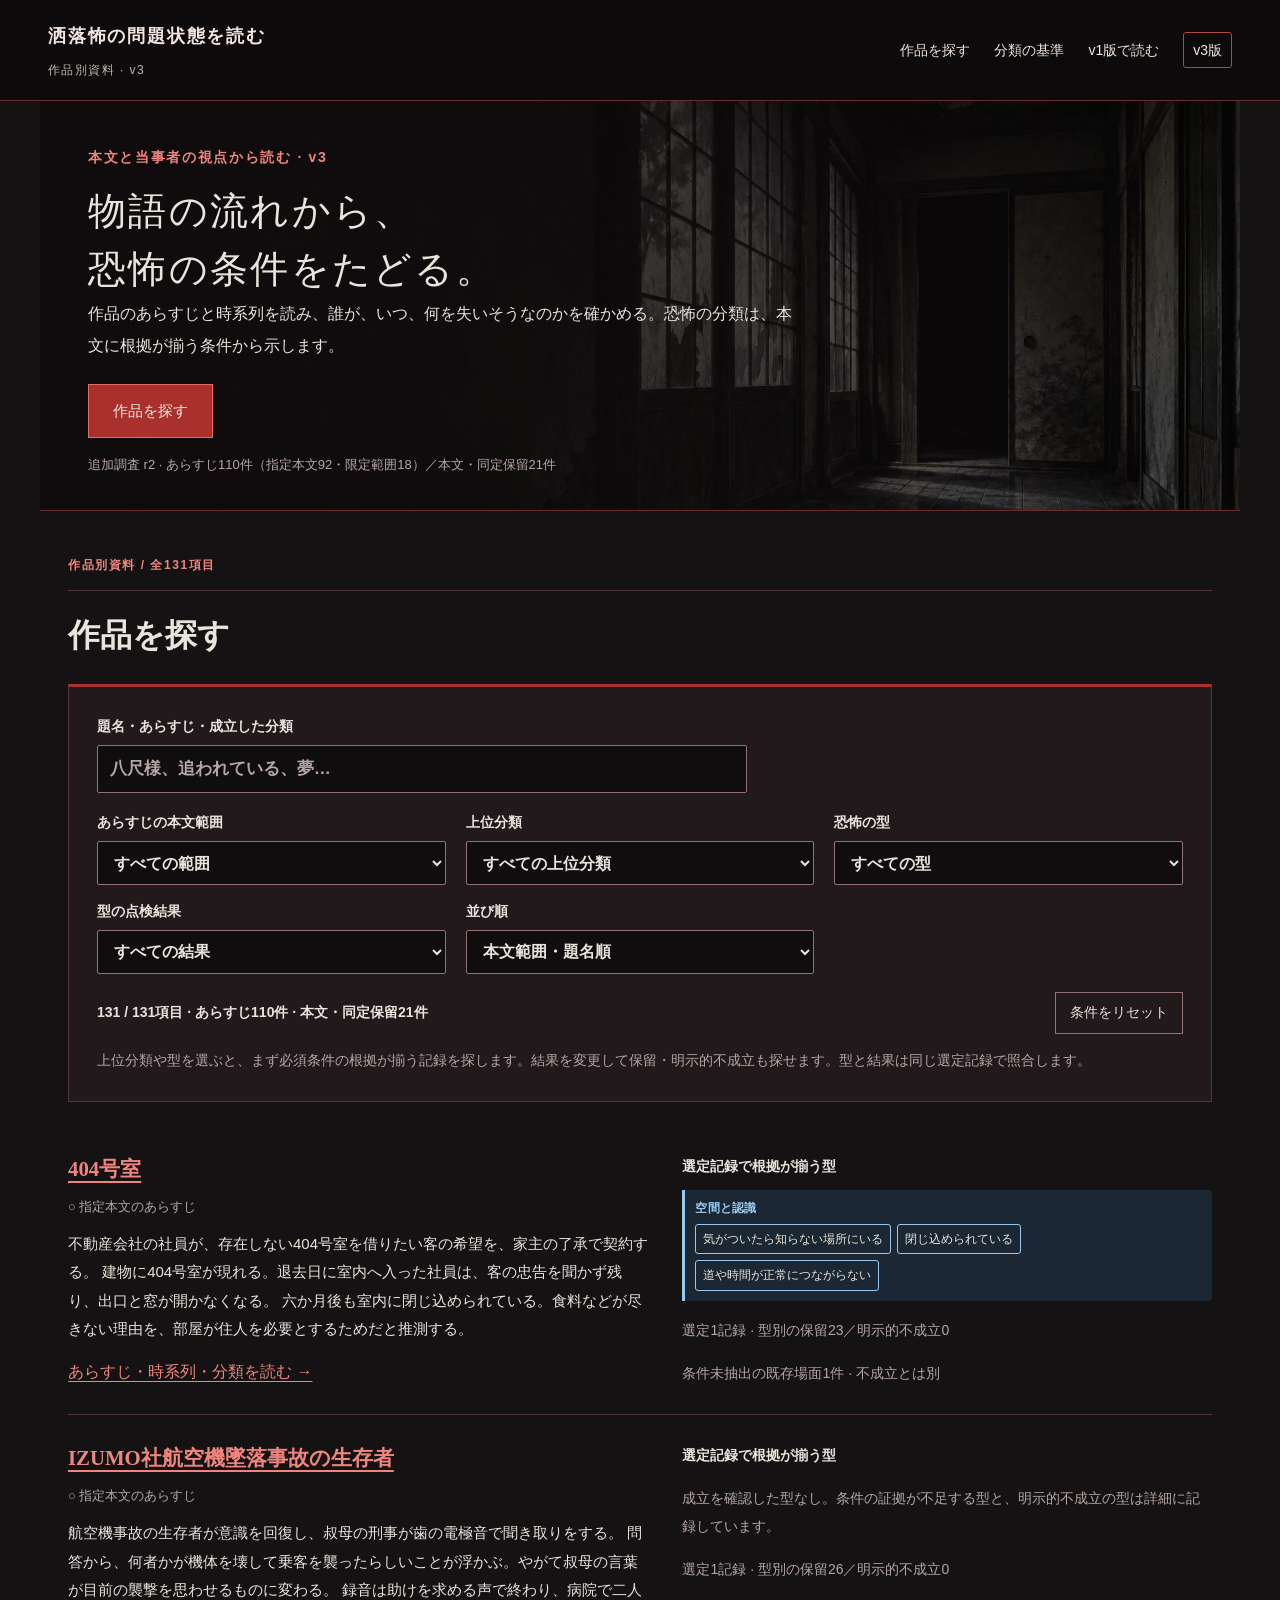
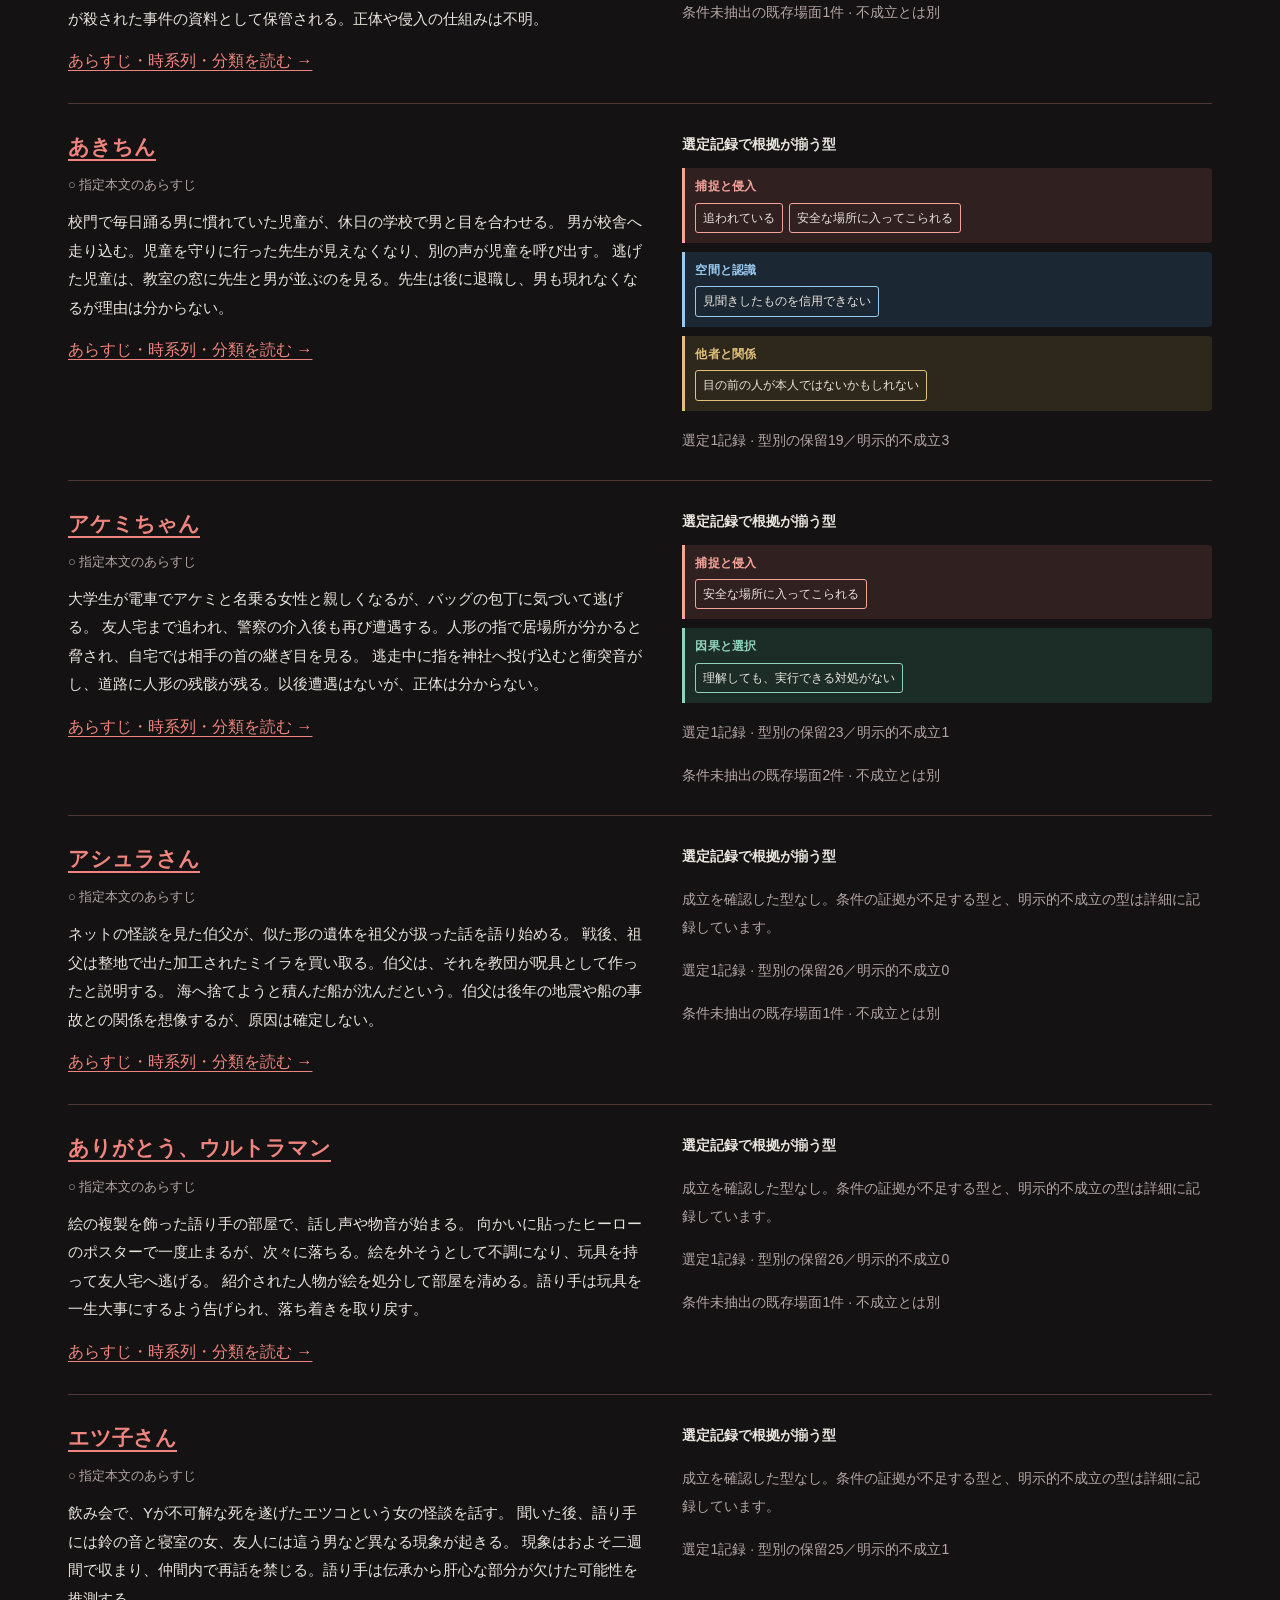
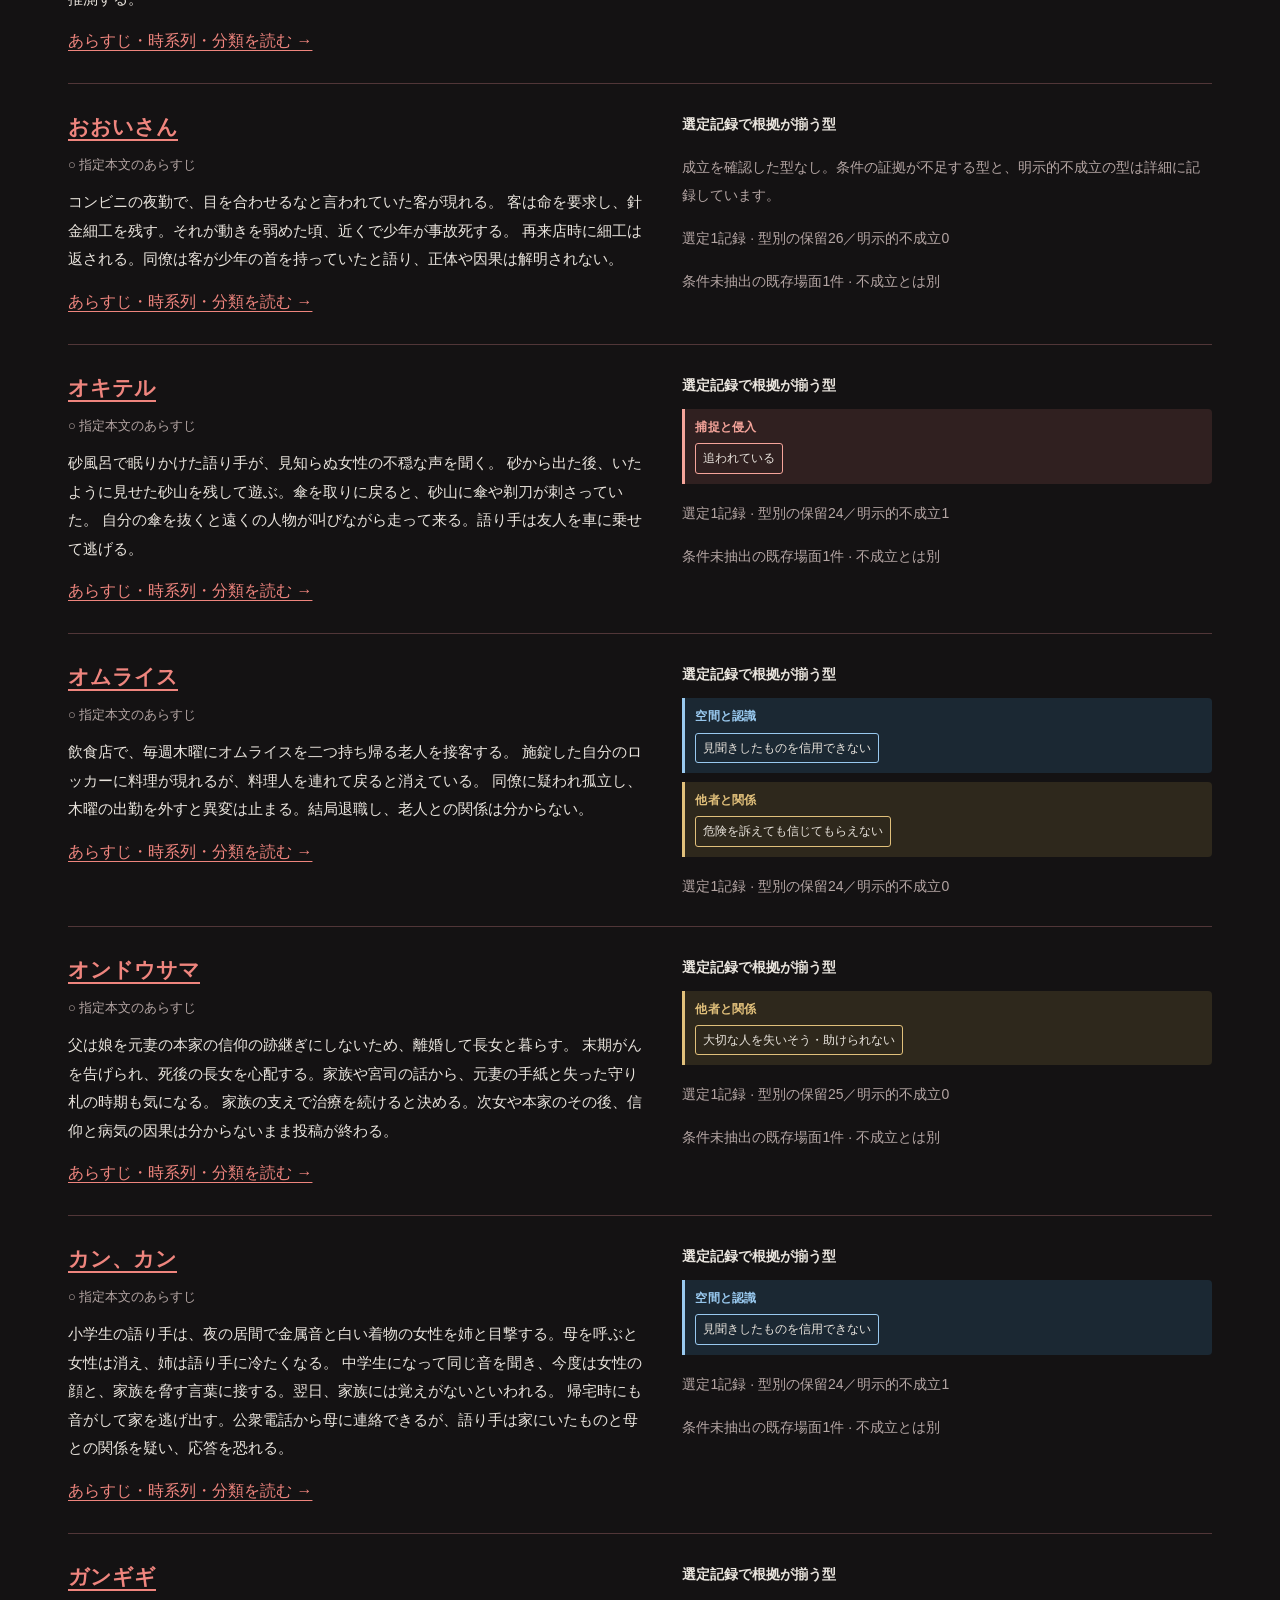
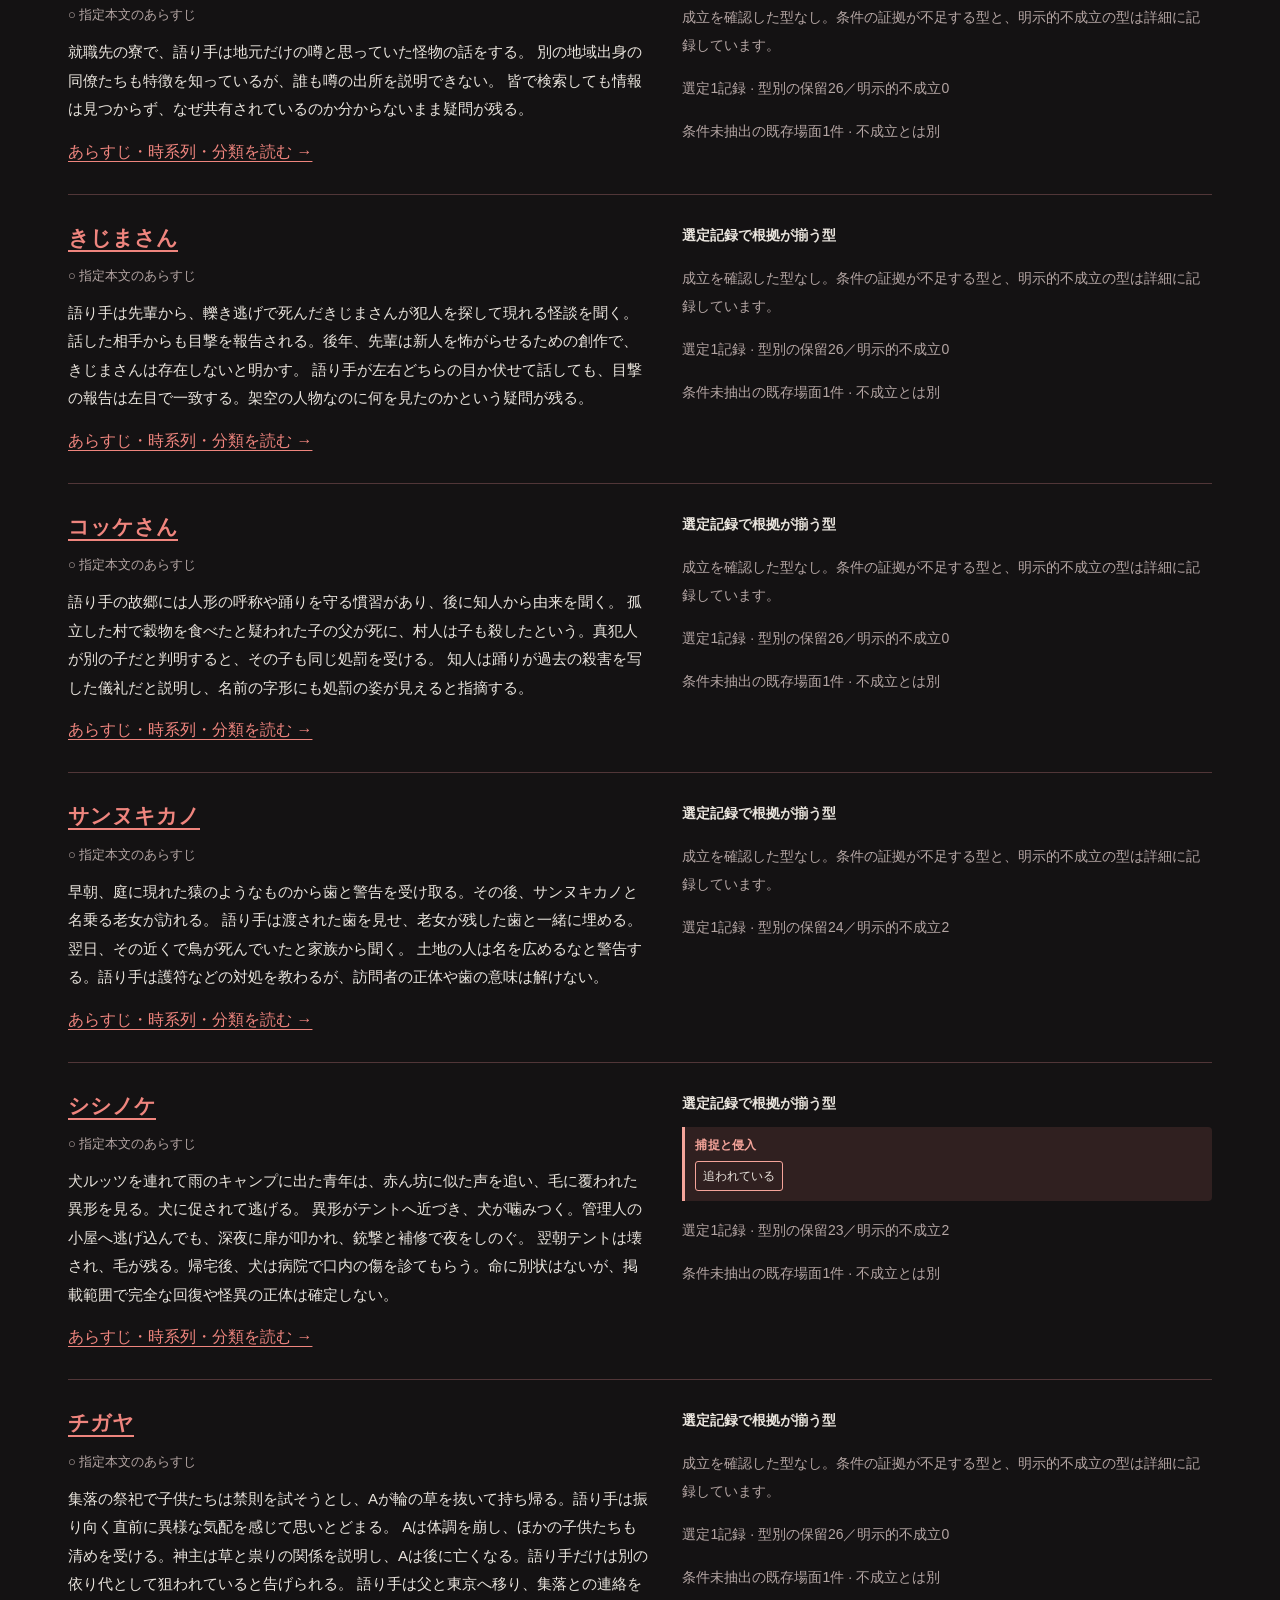
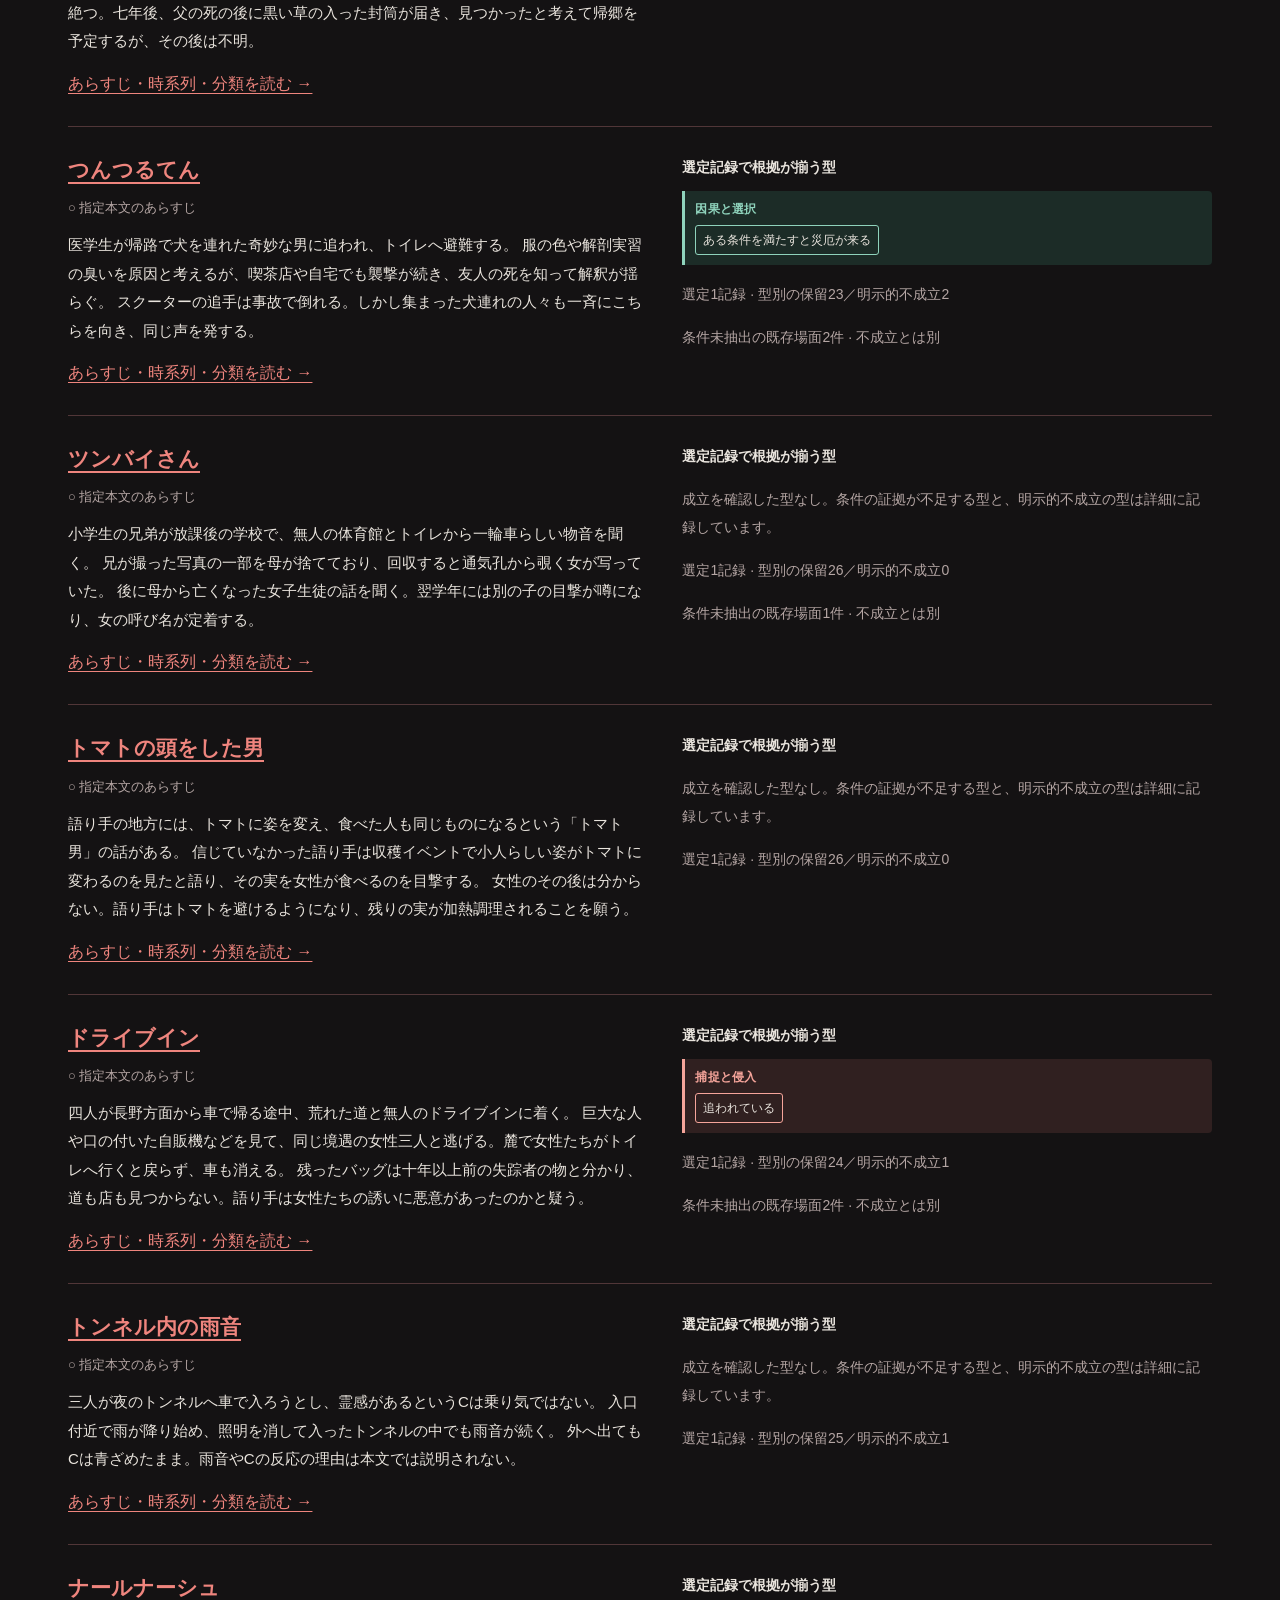
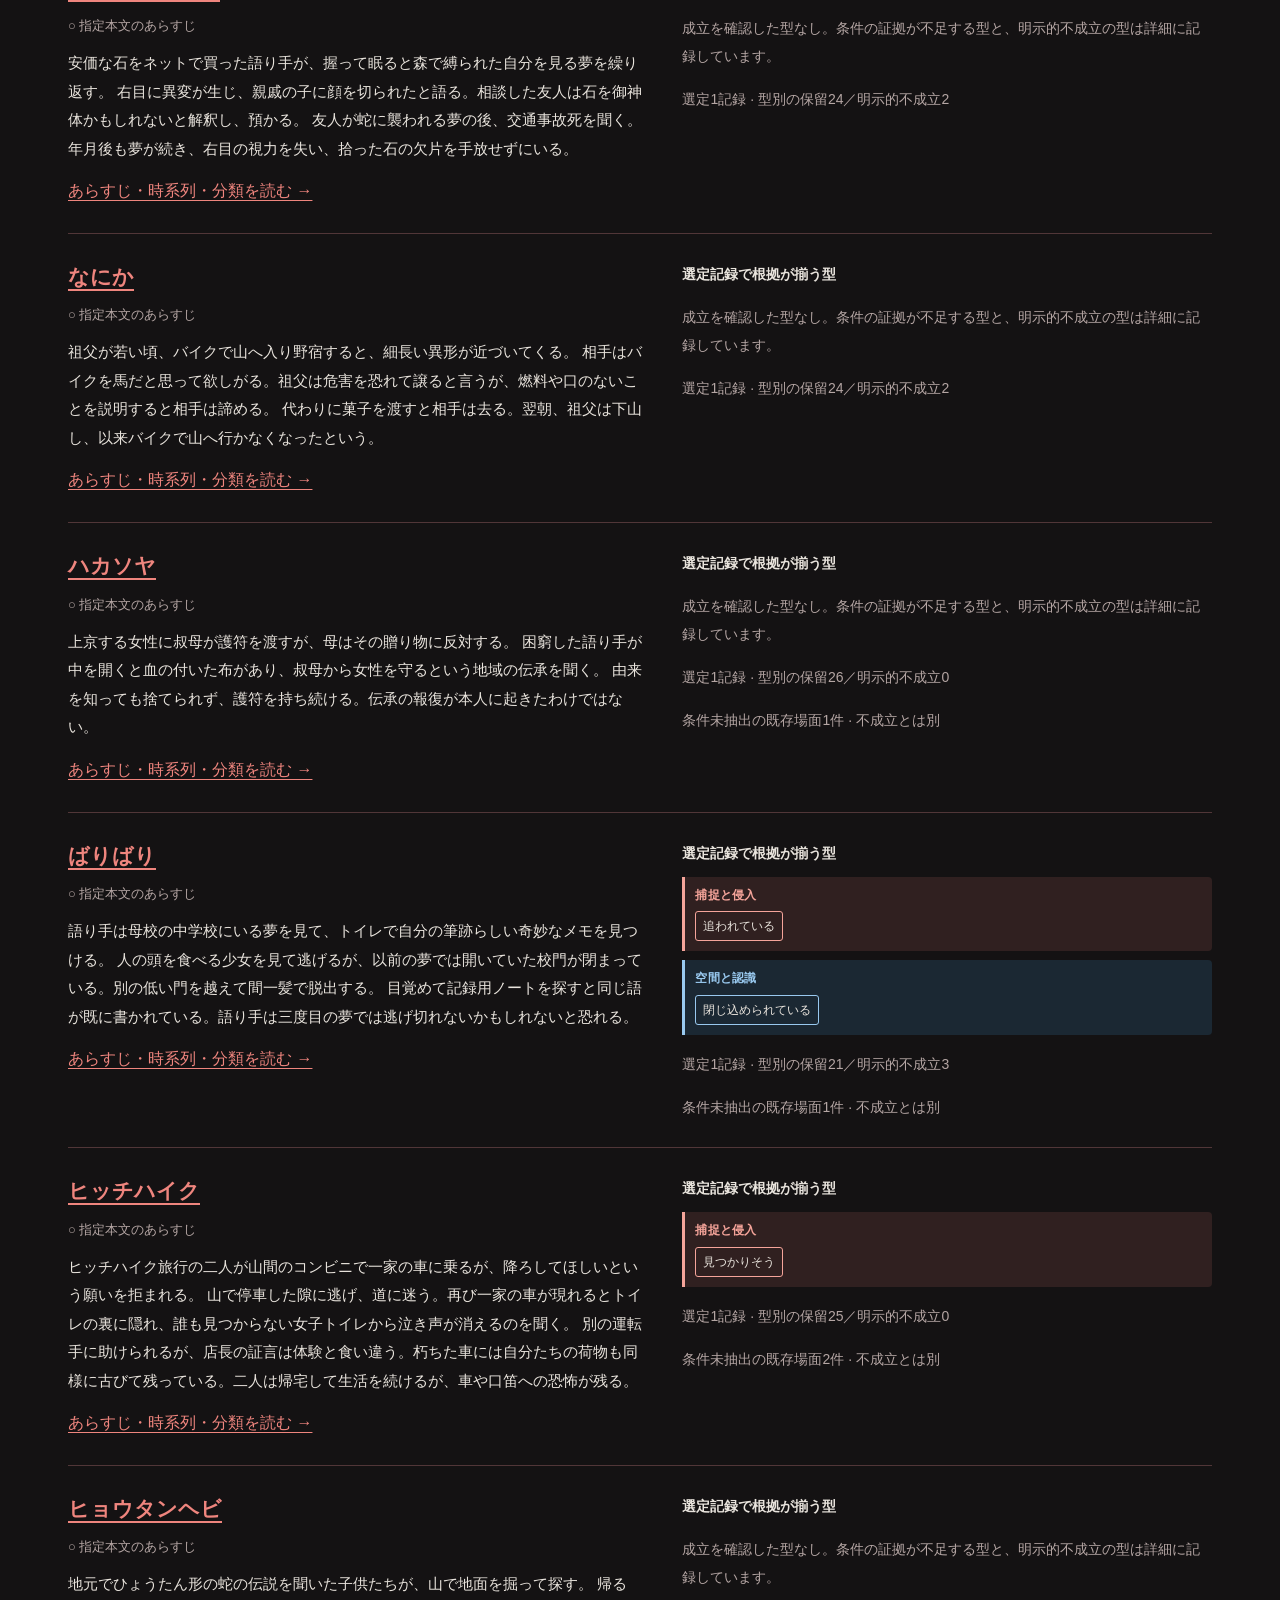
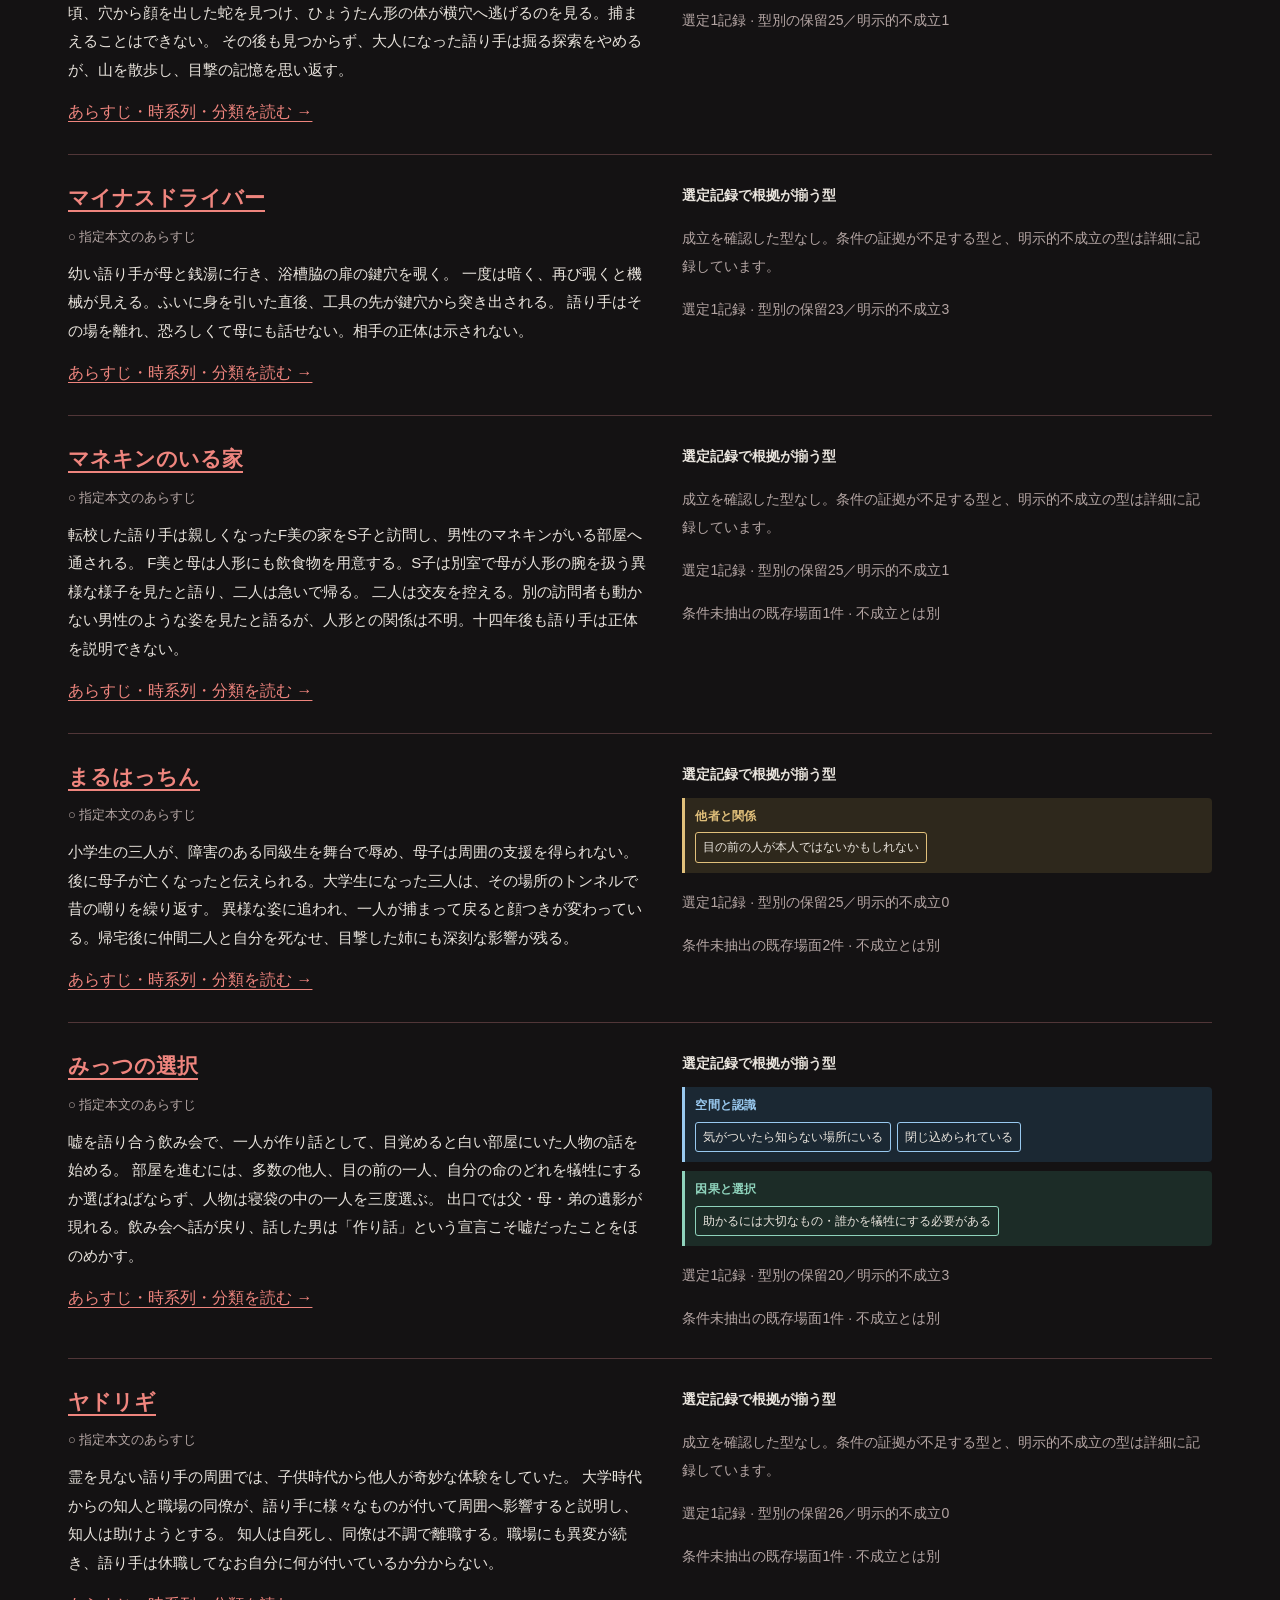
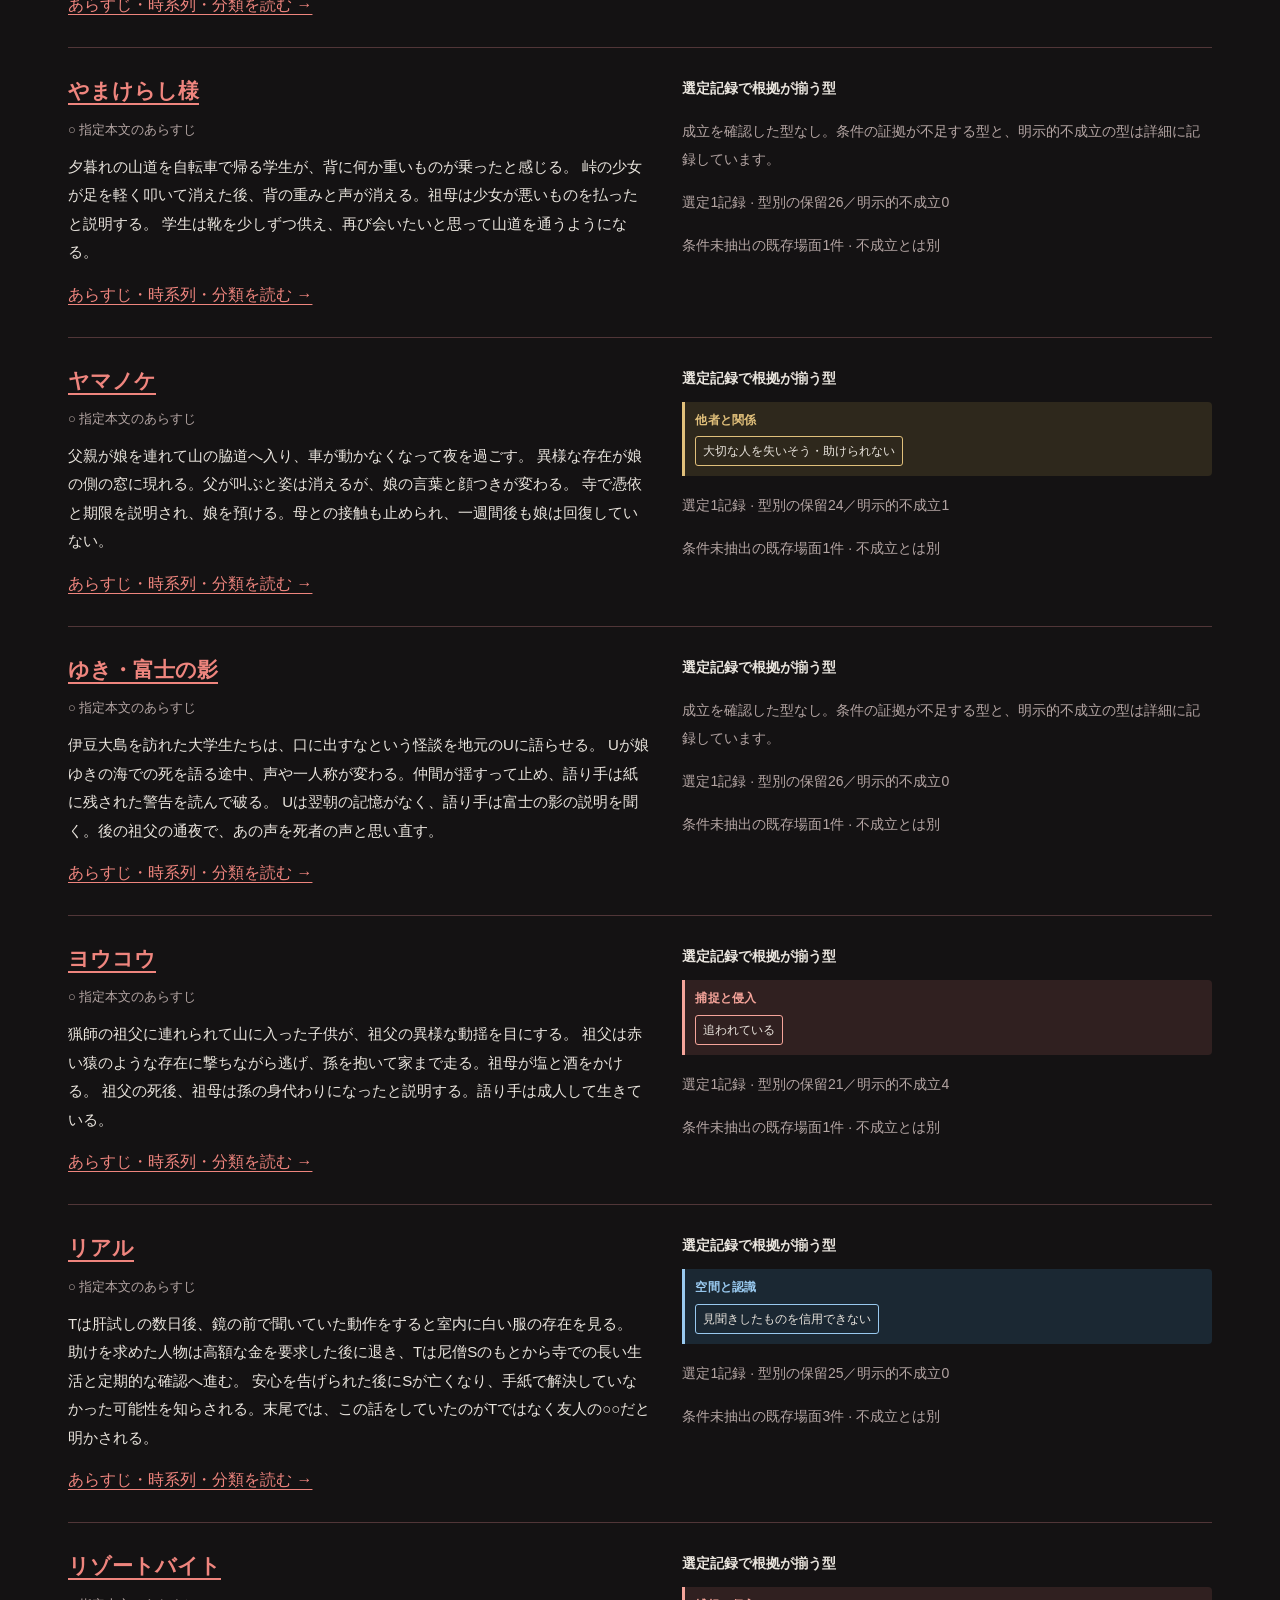
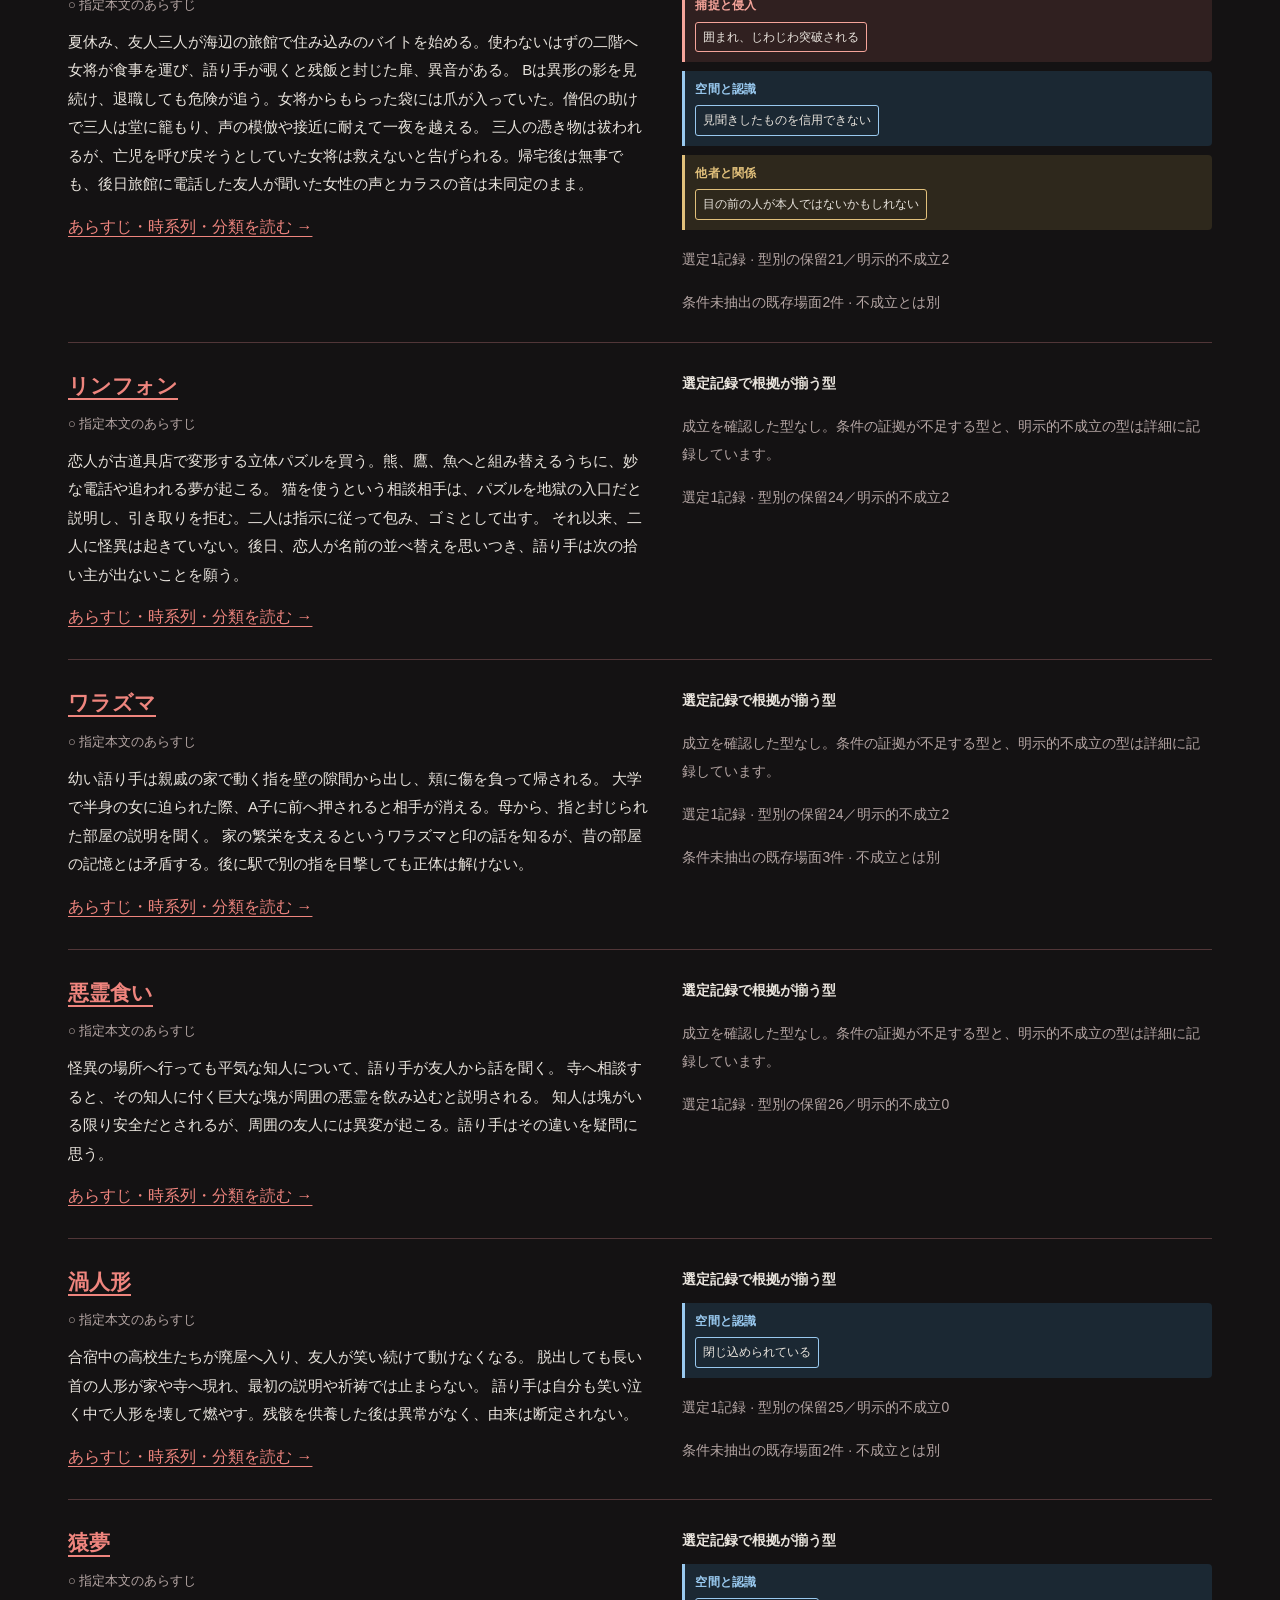
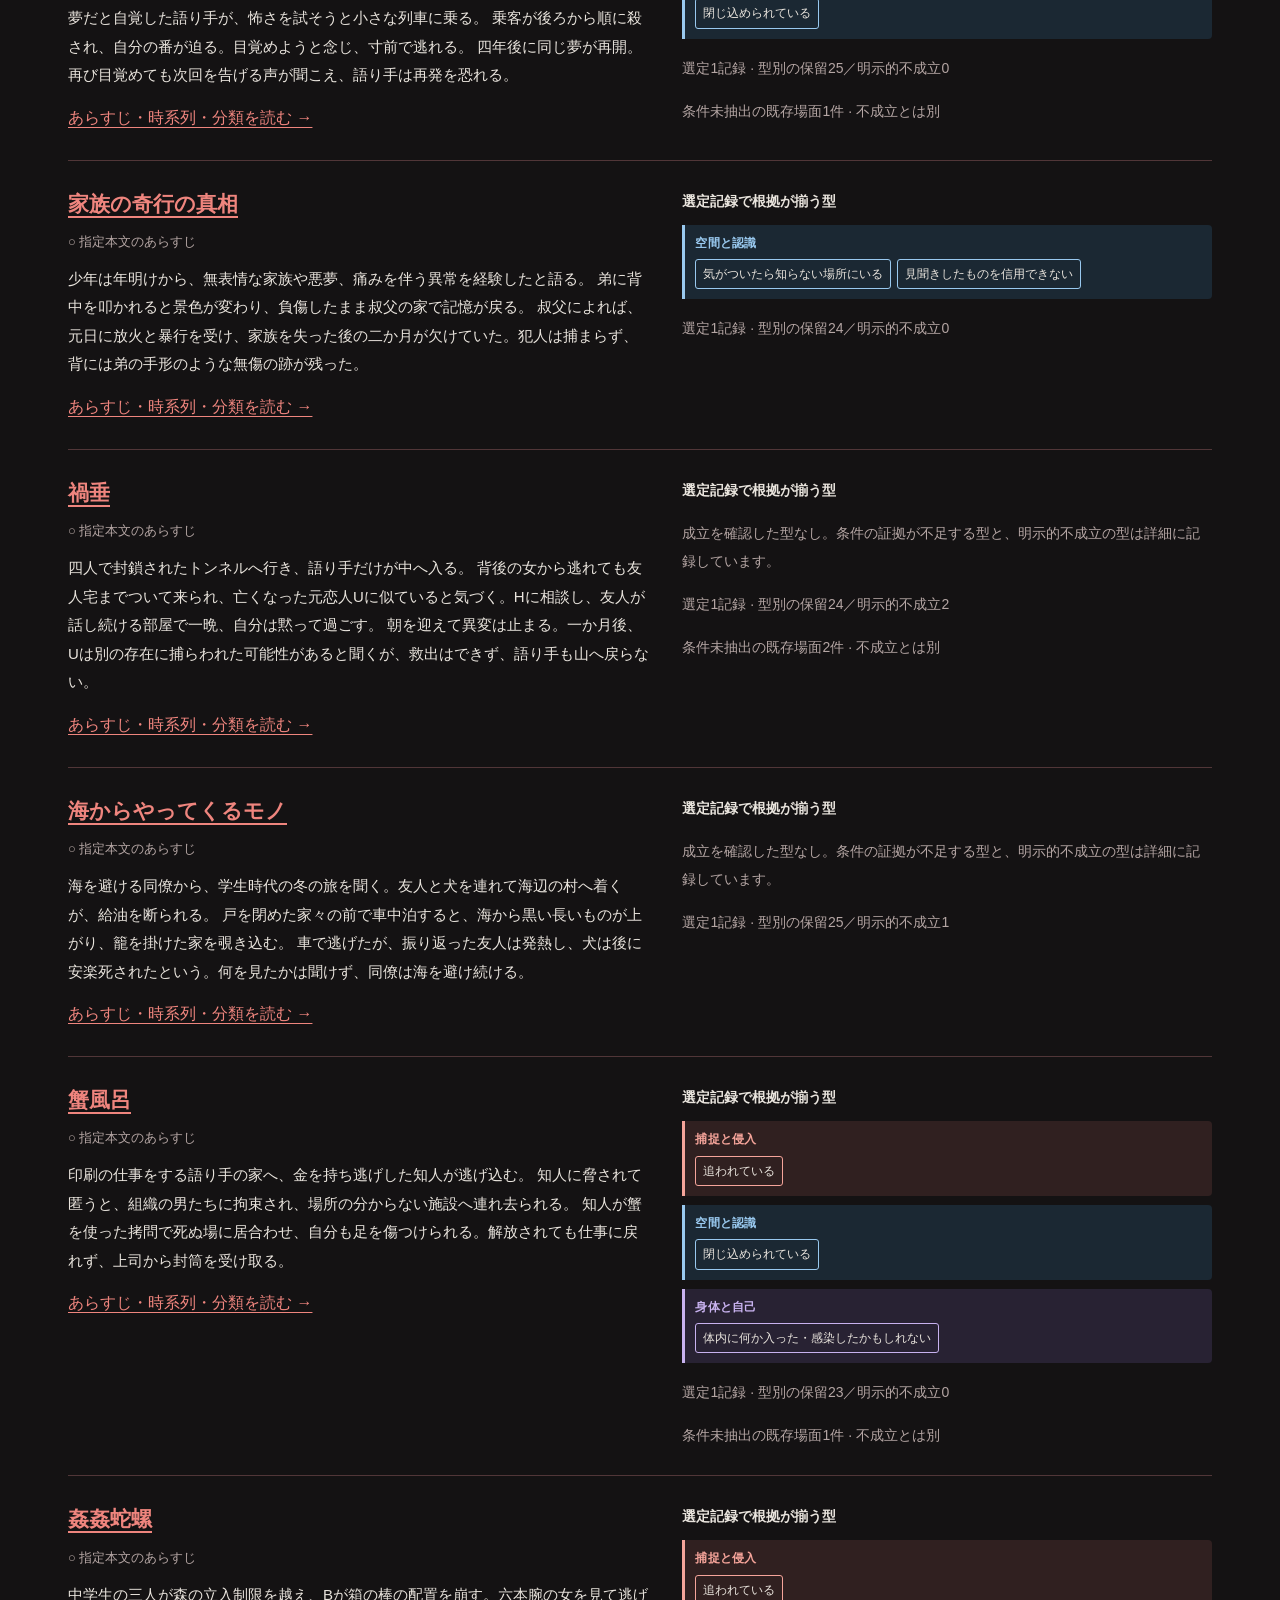
<file: docs/v3-reader.html>
<!doctype html>
<html lang="ja">
<head>
  <meta charset="utf-8">
  <meta name="viewport" content="width=device-width,initial-scale=1">
  <meta name="description" content="洒落怖131項目のあらすじ・時系列・恐怖分類を、v3の必須条件と本文根拠から読む。">
  <title>洒落怖を作品から読む · v3</title>
  <link rel="icon" href="favicon.svg" type="image/svg+xml">
  <link rel="stylesheet" href="styles.css">
  <link rel="stylesheet" href="v3-reader.css">
  <script type="module" src="v3-reader.mjs"></script>
</head>
<body class="v3-reader">
<a class="skip" href="#main">本文へ移動</a>
<header class="masthead">
  <a class="wordmark" href="v3-reader.html">洒落怖の問題状態を読む<span>作品別資料 · v3</span></a>
  <nav aria-label="主要ナビゲーション"><a href="#catalogue">作品を探す</a><a href="#types">分類の基準</a><a id="v1-edition-link" href="./">v1版で読む</a><span class="current-edition" aria-current="page">v3版</span></nav>
</header>
<main id="main">
  <div id="report">
    <section class="reader-cover" aria-labelledby="title">
      <p class="eyebrow">本文と当事者の視点から読む · v3</p>
      <h1 id="title">物語の流れから、<br>恐怖の条件をたどる。</h1>
      <p>作品のあらすじと時系列を読み、誰が、いつ、何を失いそうなのかを確かめる。恐怖の分類は、本文に根拠が揃う条件から示します。</p>
      <a class="primary-link" href="#catalogue">作品を探す</a>
      <p class="reader-edition-note">追加調査 r2 · あらすじ110件（指定本文92・限定範囲18）／本文・同定保留21件</p>
    </section>
    <section id="catalogue" class="reader-catalogue" aria-labelledby="catalogue-title">
      <p class="section-index">作品別資料 / 全131項目</p><h2 id="catalogue-title" tabindex="-1">作品を探す</h2>
      <form id="filters" class="filters" role="search">
        <label class="reader-search">題名・あらすじ・成立した分類<input id="query" type="search" placeholder="八尺様、追われている、夢…" autocomplete="off"></label>
        <div class="reader-filter-grid">
          <label>あらすじの本文範囲<select id="scope"><option value="">すべての範囲</option><option value="ready">指定本文</option><option value="scoped">限定範囲・候補</option><option value="pending">本文・同定保留</option></select></label>
          <label>上位分類<select id="group"><option value="">すべての上位分類</option></select></label>
          <label>恐怖の型<select id="type"><option value="">すべての型</option></select></label>
          <label>型の点検結果<select id="decision"><option value="">すべての結果</option><option value="fit">必須条件の根拠が揃う</option><option value="pending">条件の証拠が不足・保留</option><option value="not_fit">明示的不成立の条件あり</option></select></label>
          <label>並び順<select id="sort"><option value="">本文範囲・題名順</option><option value="title">題名順</option><option value="original">元の一覧順</option></select></label>
        </div>
        <div class="filter-footer"><p id="result-count" role="status" aria-live="polite">資料を読み込み中です。</p><button type="reset">条件をリセット</button></div>
        <p class="small-note" id="filter-note">上位分類や型を選ぶと、まず必須条件の根拠が揃う記録を探します。結果を変更して保留・明示的不成立も探せます。型と結果は同じ選定記録で照合します。</p>
      </form>
      <div id="results"></div>
    </section>
    <section id="types" class="reader-types" aria-labelledby="types-title"><p class="section-index">分類の基準</p><h2 id="types-title" tabindex="-1">問題の種類から探す</h2><p>A〜Eは当事者の問題状態、Fは世界モデルの前提変更です。同じ型IDでもv1とは条件が異なります。</p><div id="type-directory"></div></section>
    <details class="document-details reader-method"><summary>確認範囲と判定の読み方</summary><p>全131項目のうち110項目で118の当事者・時点を選定しました。作品の全場面・シリーズ全体を網羅する評価ではありません。本文の記述がない場合は証拠不明とし、明示的不成立と区別します。部分適合と主型・副型の順位は付けていません。</p><p>あらすじ・時系列は先に確認した掲載範囲の記録を引き継いでいます。限定範囲18件・本文保留21件を保持しています。単一AIによる開発用点検で、独立評価・一致度測定は未実施です。</p><p><a href="https://github.com/oXyut/scare-pattern-validation/blob/5298470d71c900842d8fe1965b48f0e6638bb64d/followup/classification/v3-codebook.md">v3の必須条件案</a> · <a href="https://github.com/oXyut/scare-pattern-validation/blob/5298470d71c900842d8fe1965b48f0e6638bb64d/research/v3-20261011-r2/report.md">本文点検の結果と留保</a></p></details>
    <noscript><p>作品検索と詳細にはJavaScriptが必要です。<a href="https://github.com/oXyut/scare-pattern-validation/tree/main/research/v3-20261011-r2">調査資料</a>でも確認できます。</p></noscript>
  </div>
  <article id="work-detail" class="work-detail" hidden aria-label="v3の作品別資料"></article>
</main>
<footer>洒落怖の問題状態を読む · v3／追加調査 r2</footer>
</body>
</html>
</file>
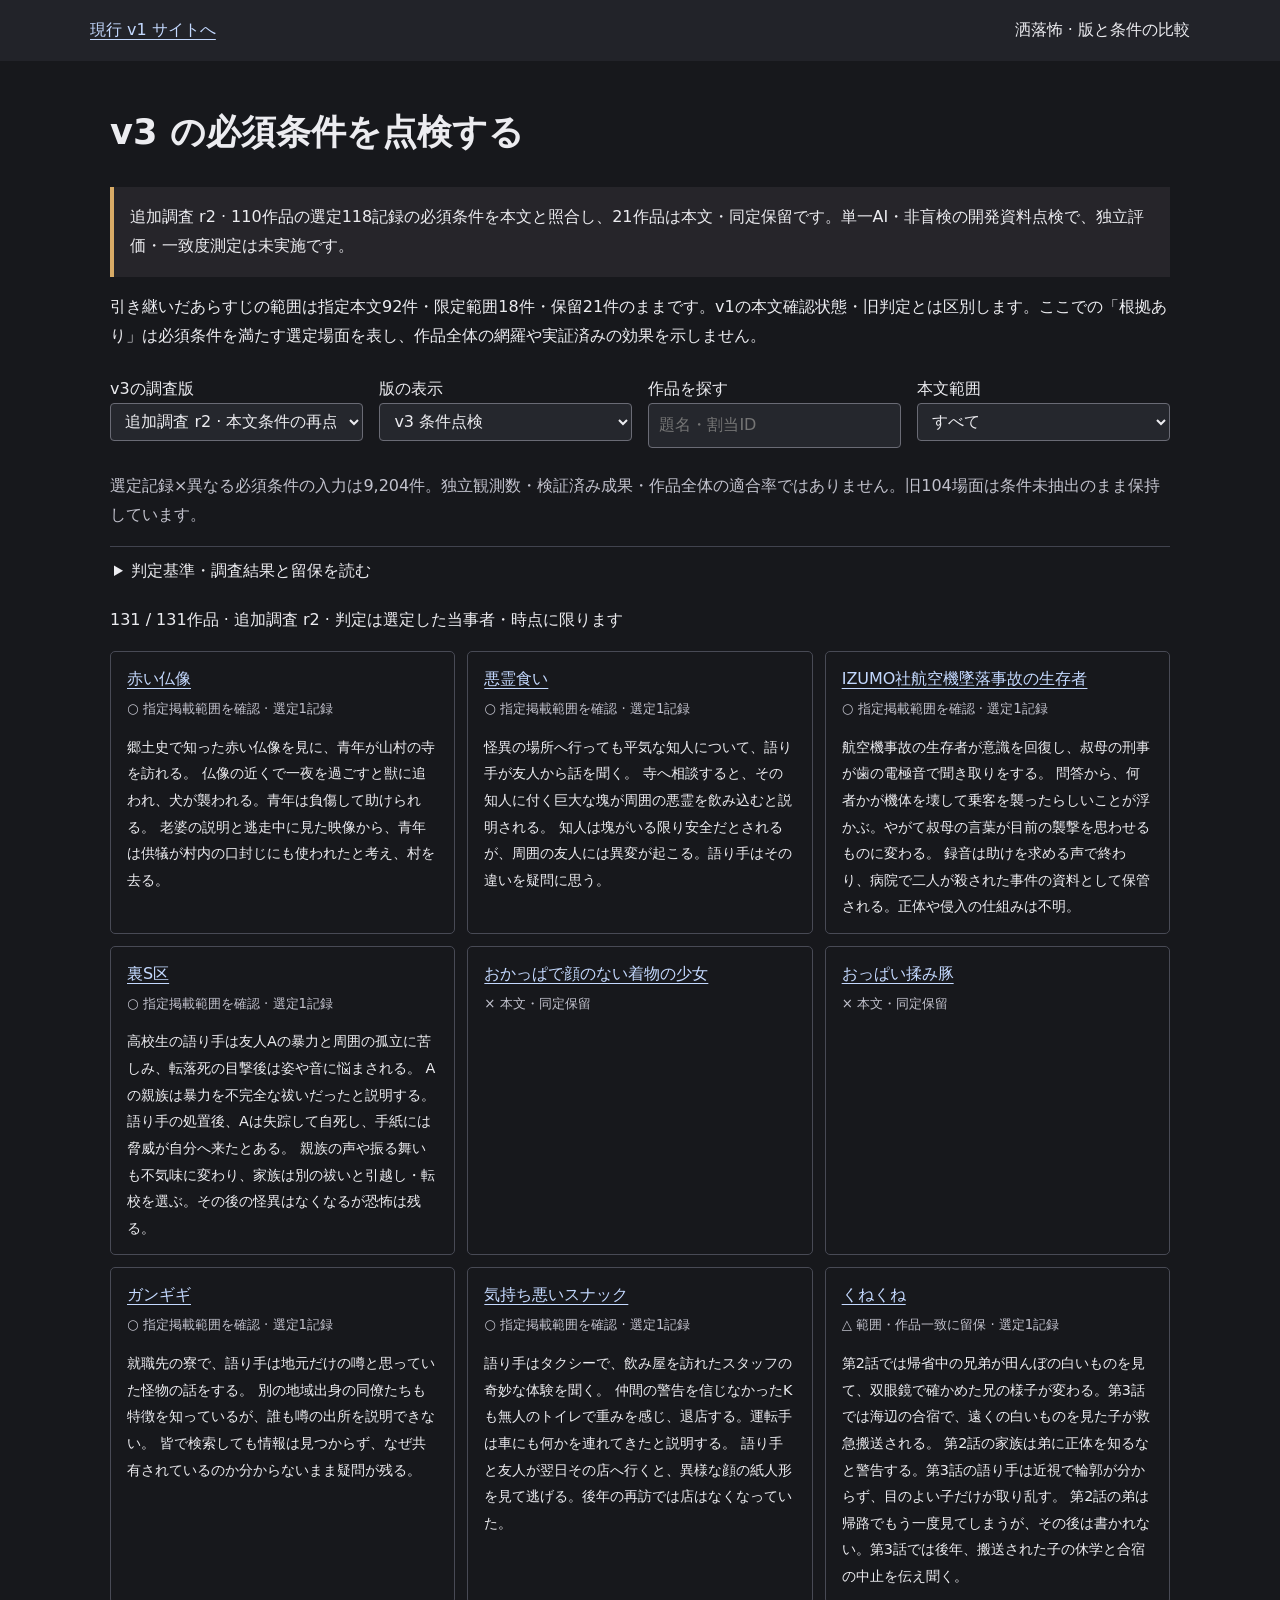
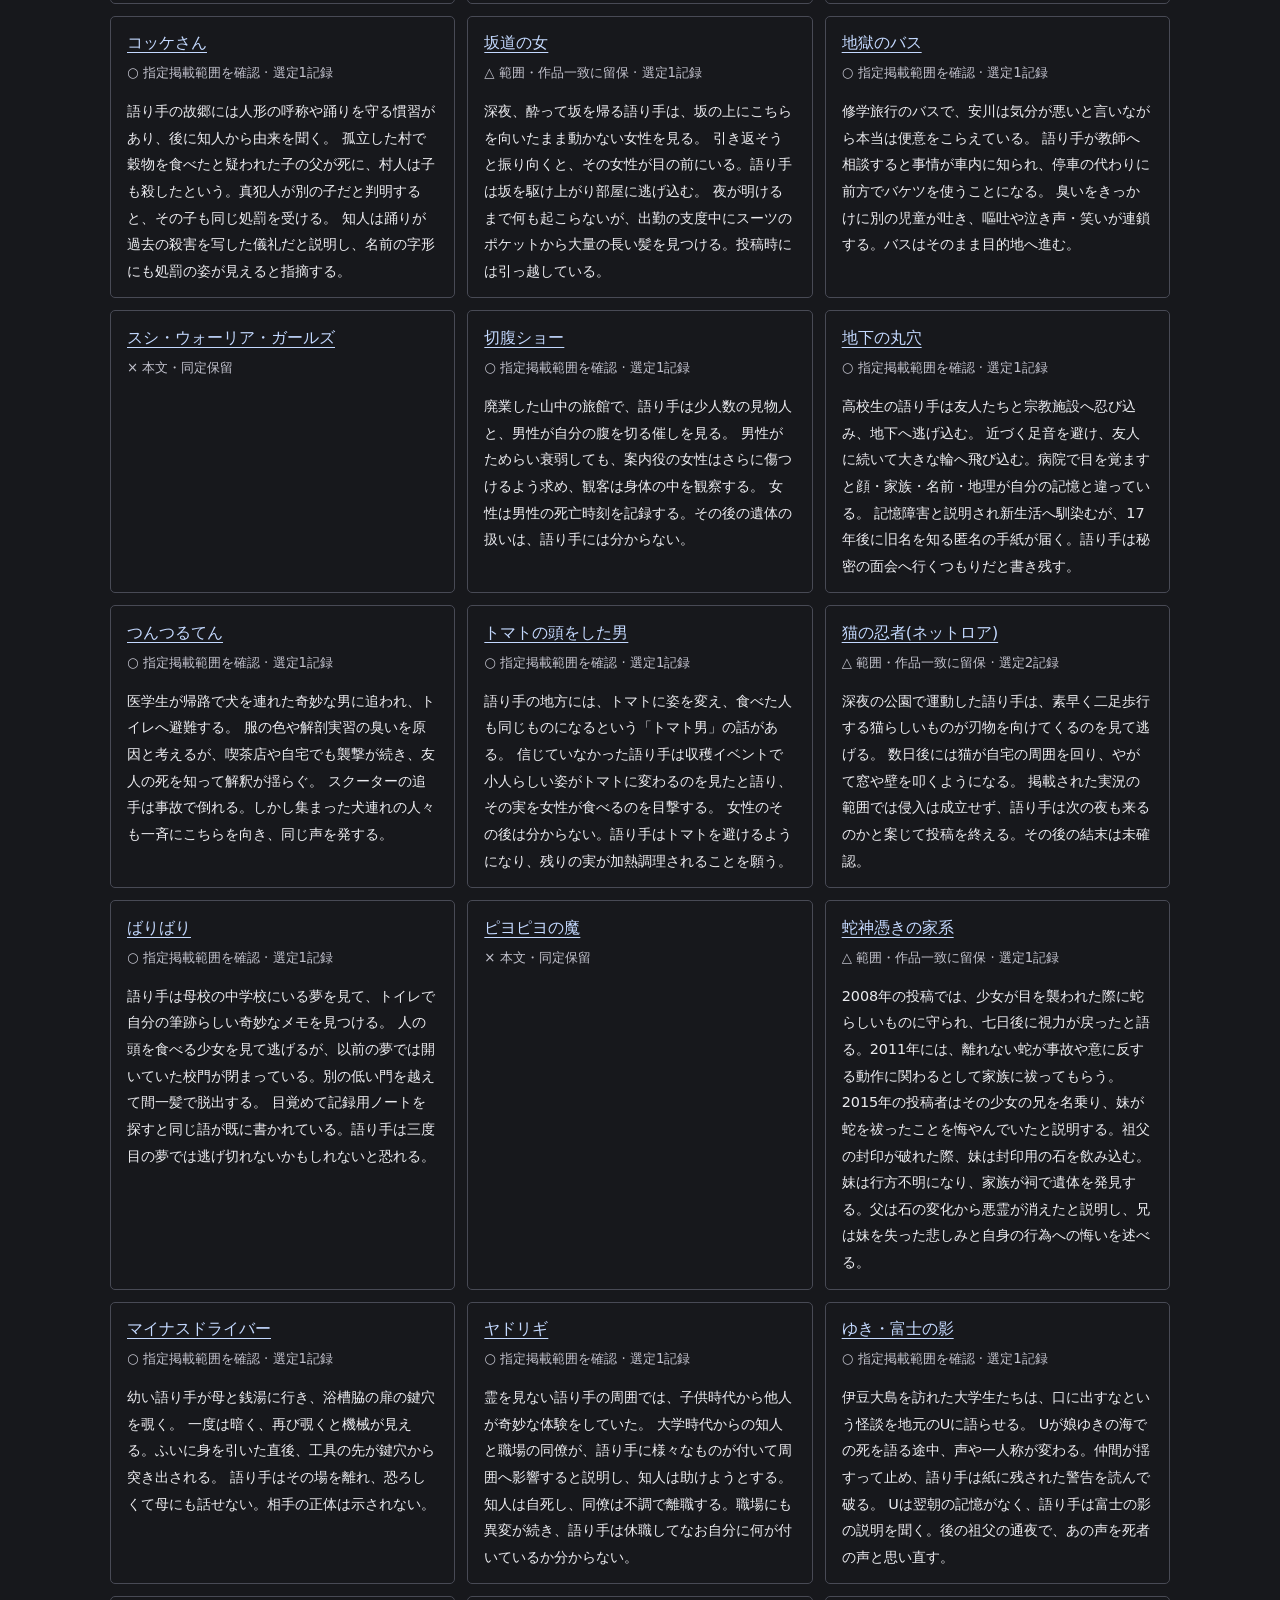
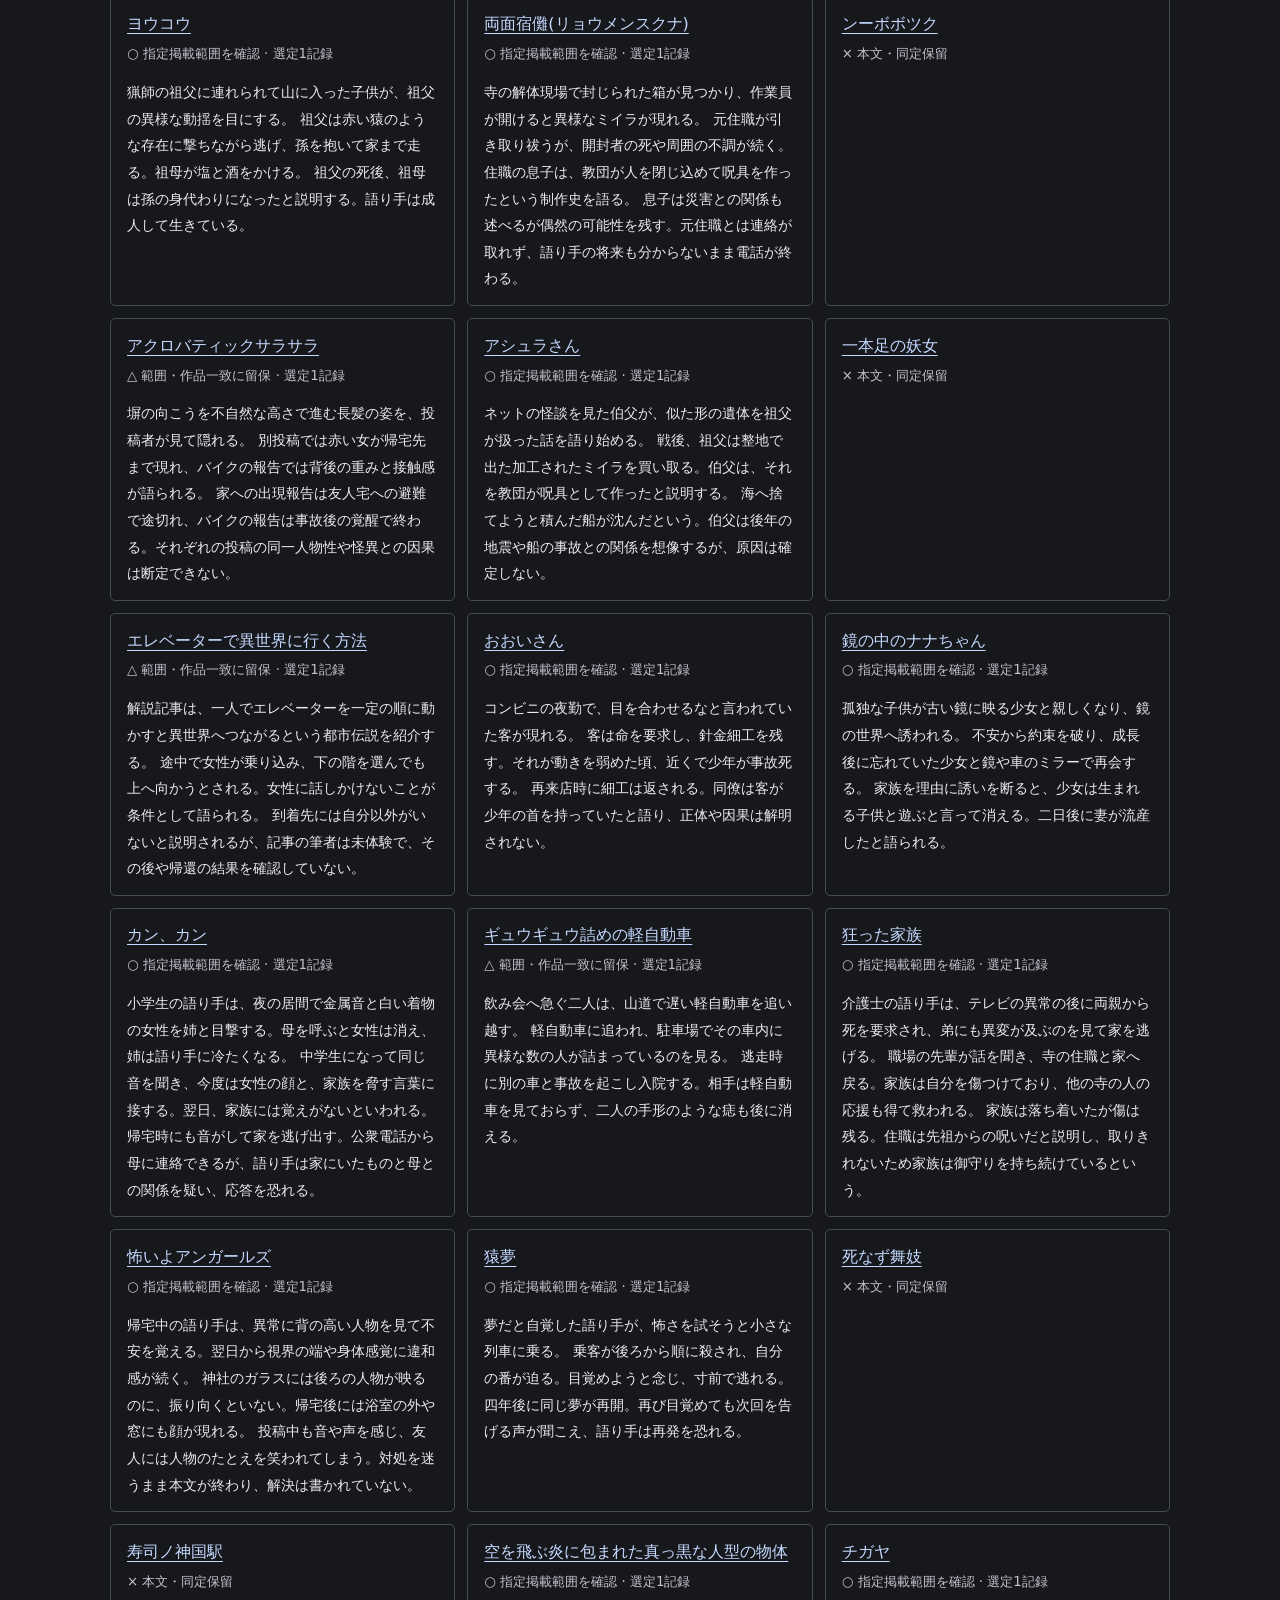
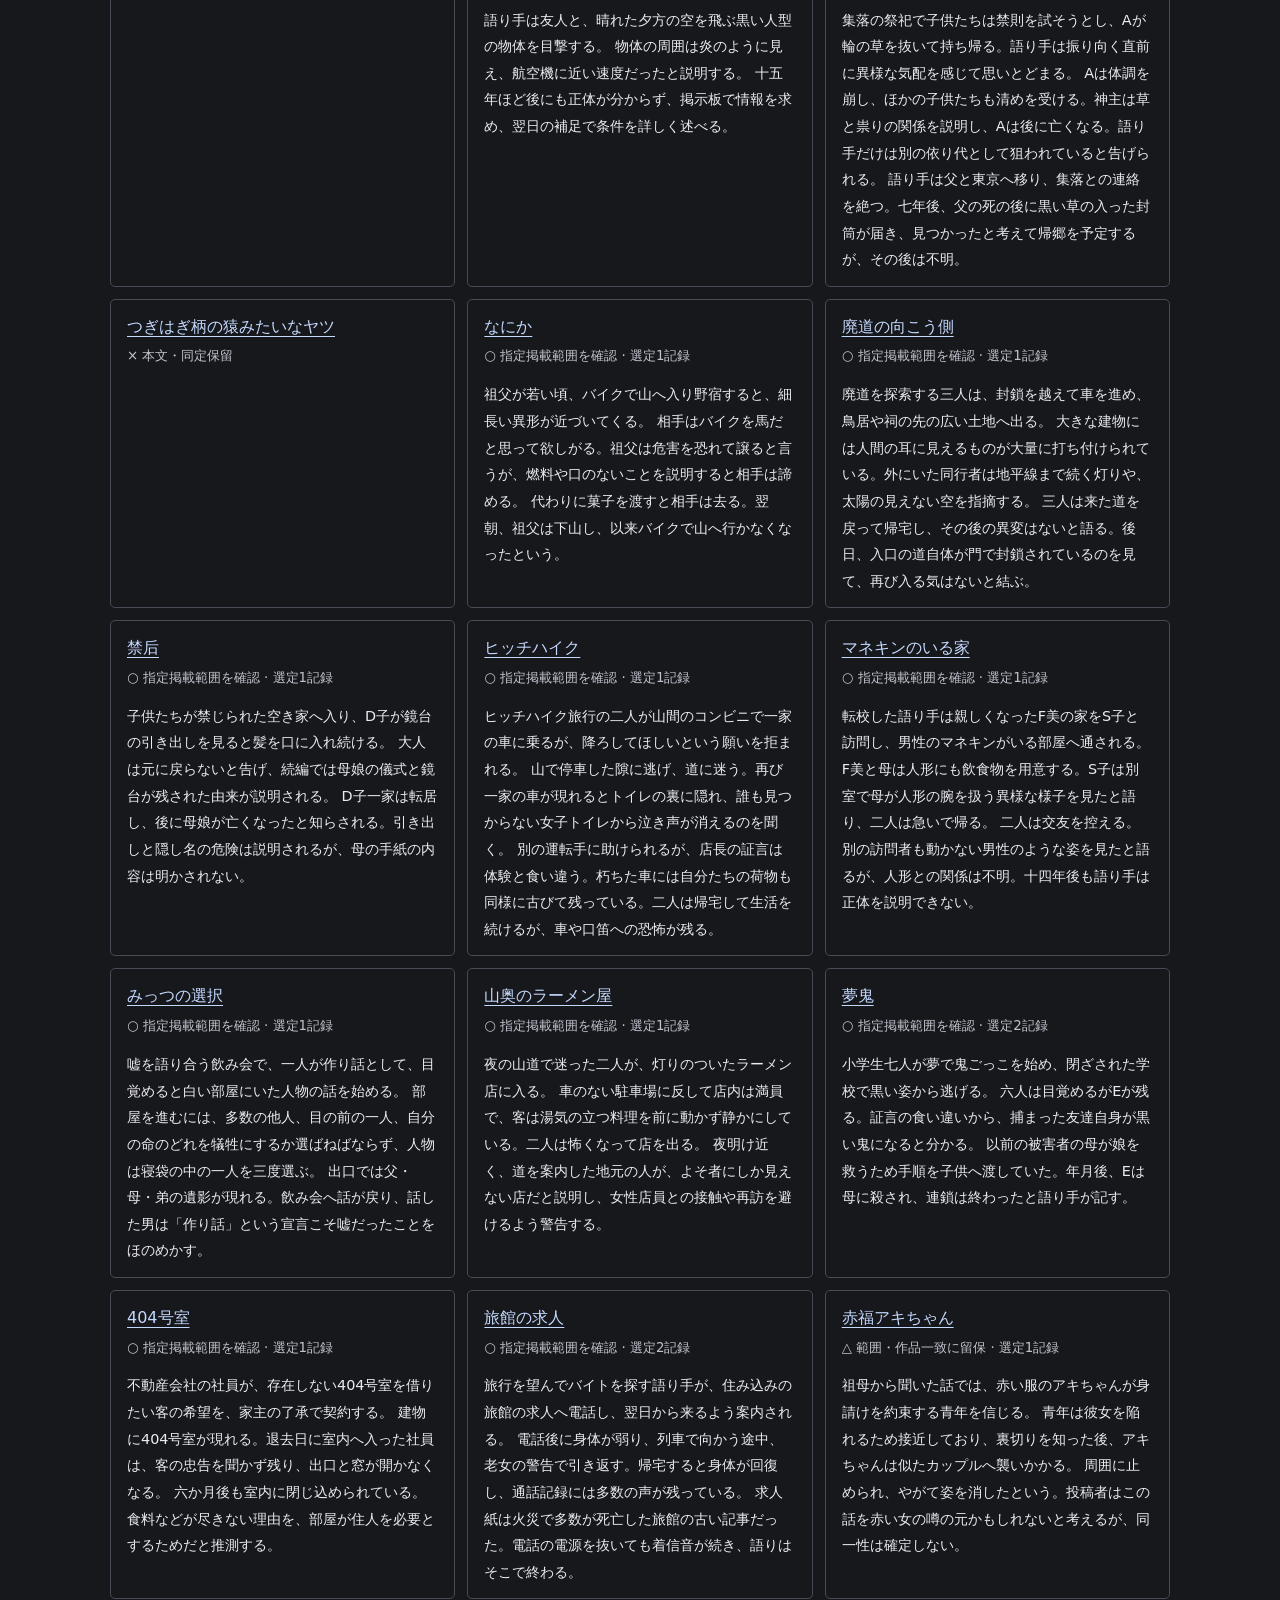
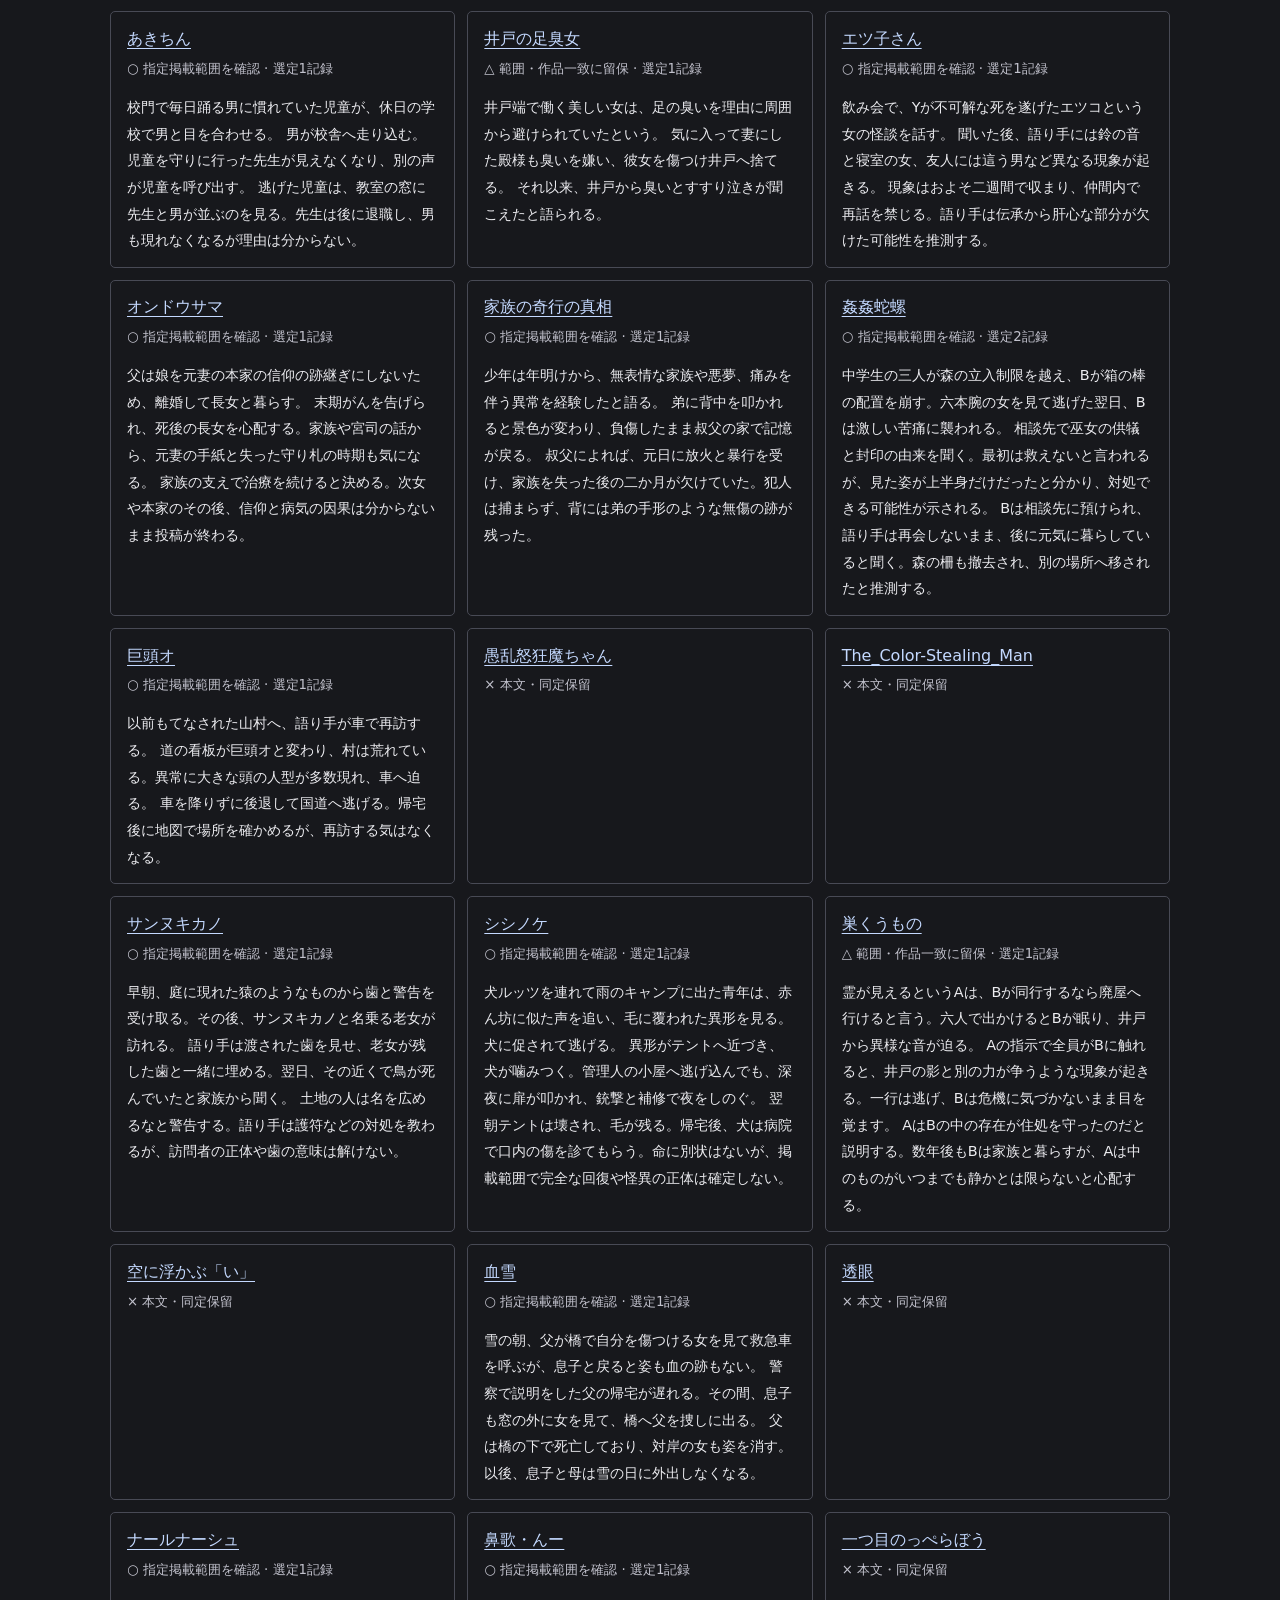
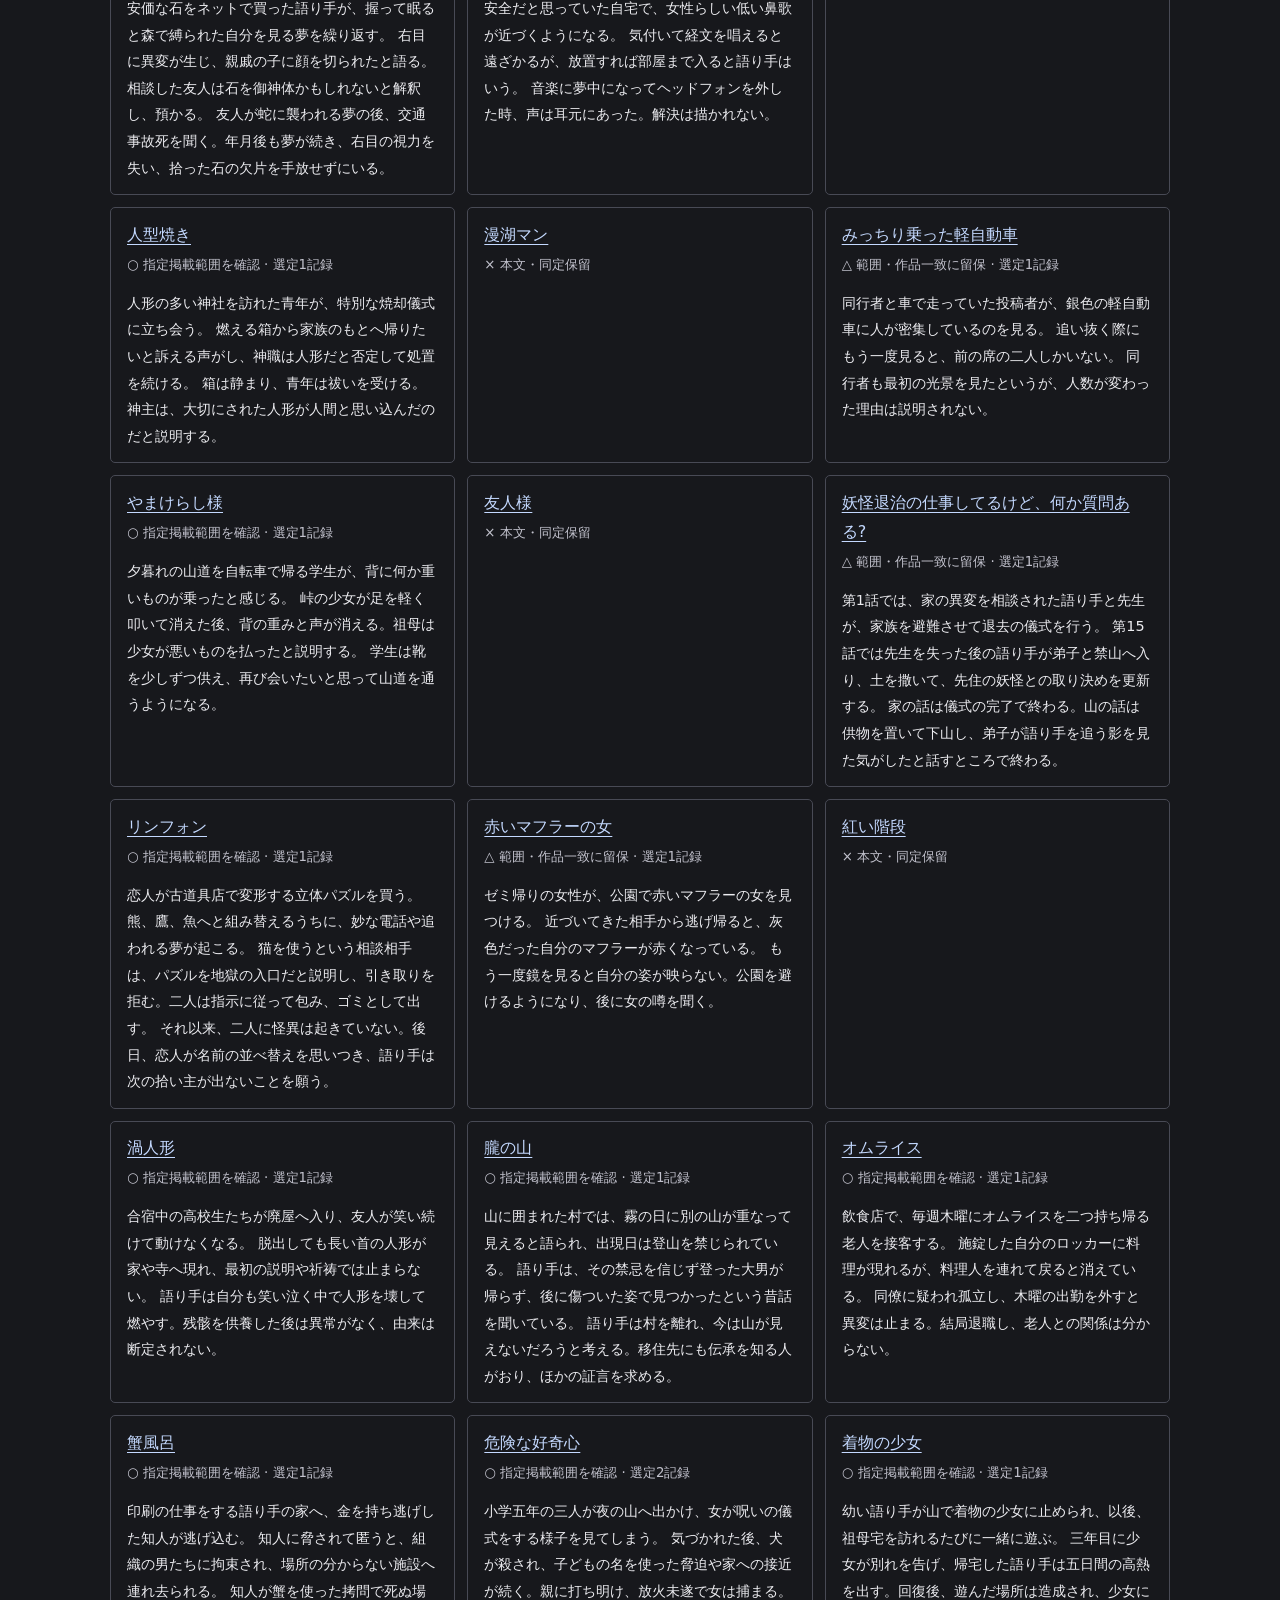
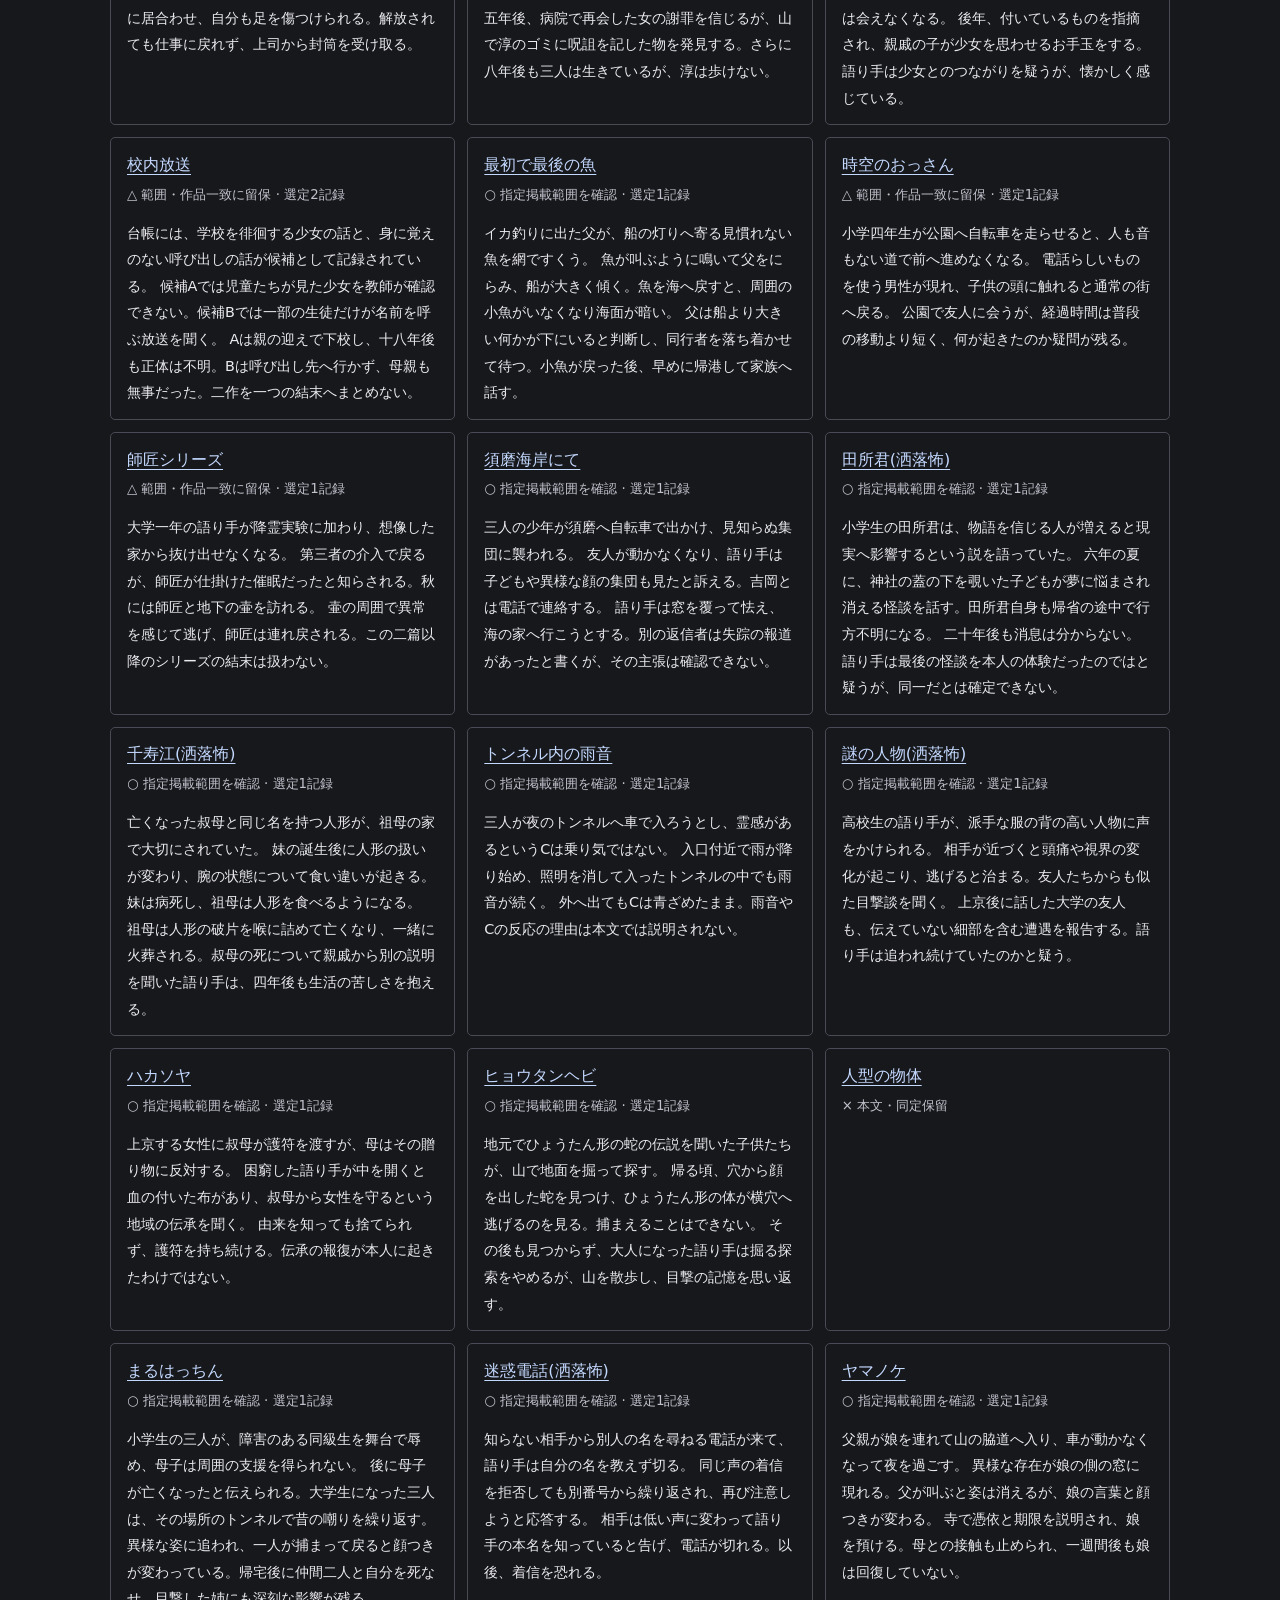
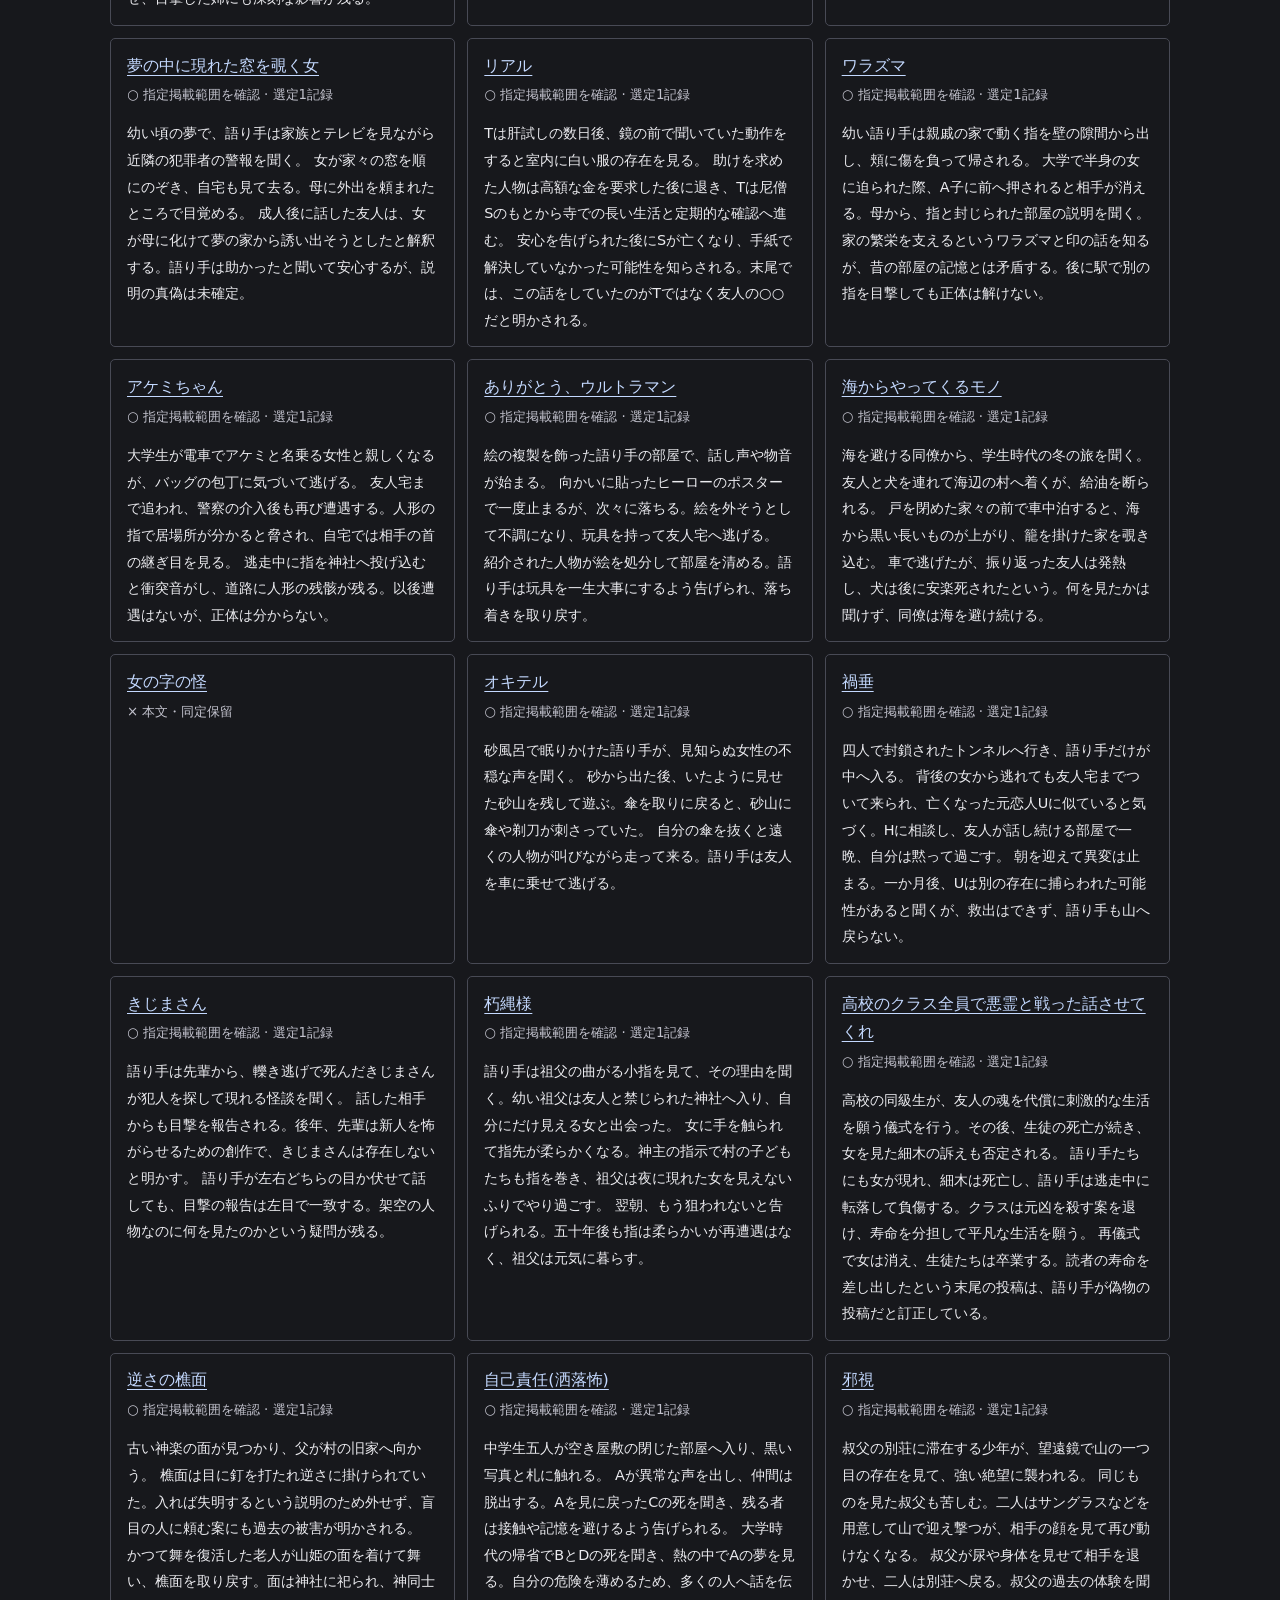
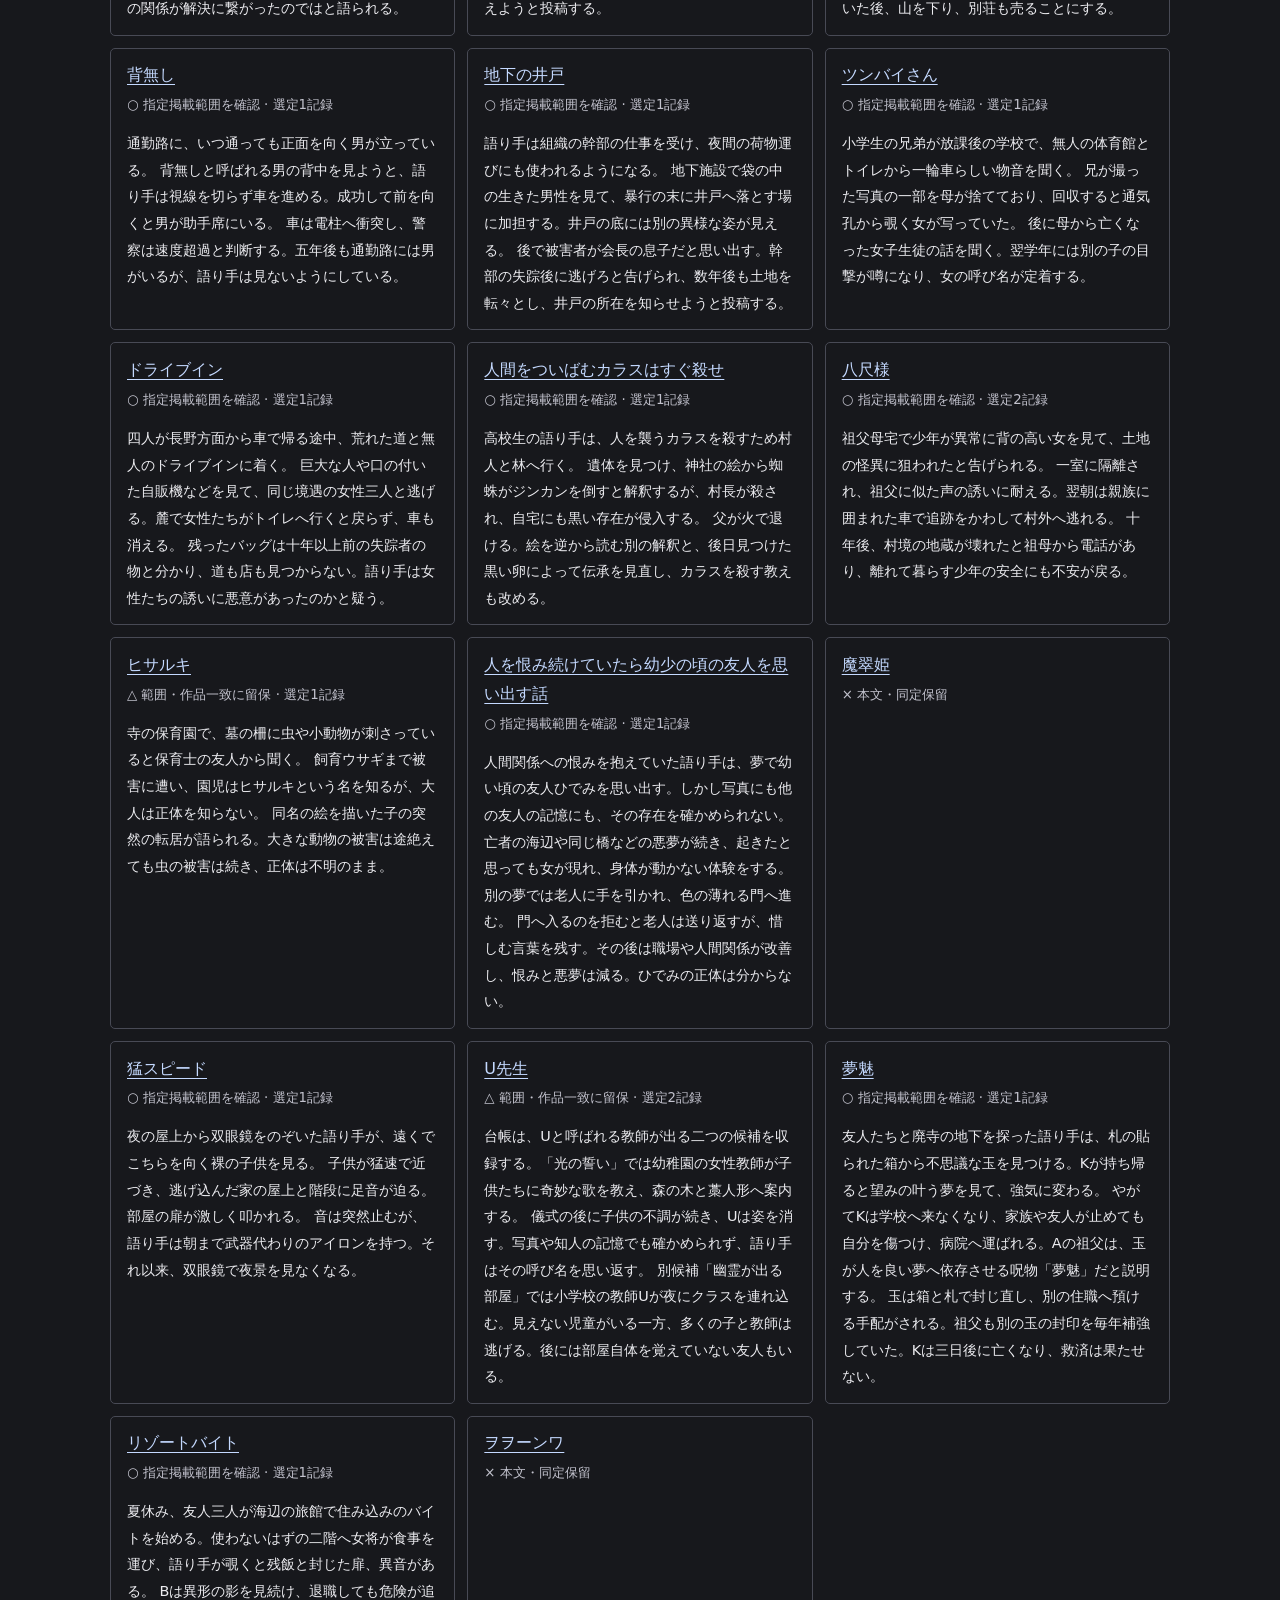
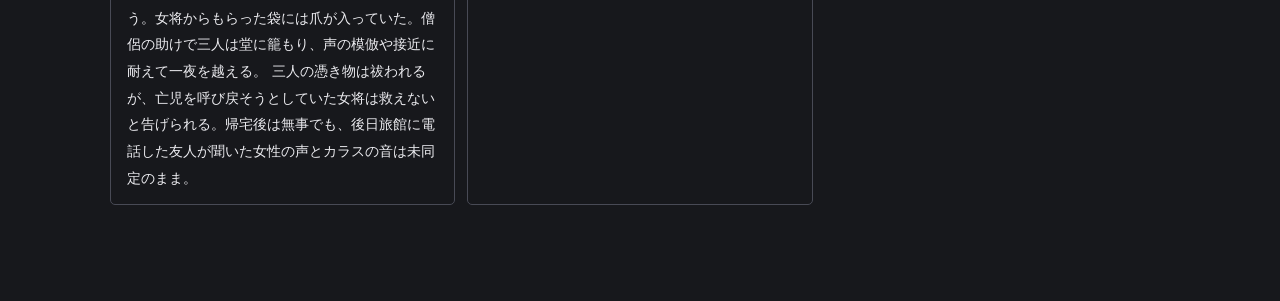
<file: docs/v3.html>
<!doctype html>
<html lang="ja">
<head>
  <meta charset="utf-8">
  <meta name="viewport" content="width=device-width,initial-scale=1">
  <title>v3 条件点検 | 洒落怖恐怖分類</title>
  <link rel="stylesheet" href="v3.css">
  <script type="module" src="v3.mjs"></script>
</head>
<body>
  <a class="skip" href="#main">本文へ</a>
  <header><a href="./">現行 v1 サイトへ</a><span>洒落怖 · 版と条件の比較</span></header>
  <main id="main">
    <h1>v3 の必須条件を点検する</h1>
    <p id="review-note" class="notice">追加調査 r2 を読み込み中…</p>
    <p>引き継いだあらすじの範囲は指定本文92件・限定範囲18件・保留21件のままです。v1の本文確認状態・旧判定とは区別します。ここでの「根拠あり」は必須条件を満たす選定場面を表し、作品全体の網羅や実証済みの効果を示しません。</p>
    <div class="controls">
      <label>v3の調査版<select id="edition"><option value="r2">追加調査 r2 · 本文条件の再点検</option><option value="r1">初回 r1 · 保存した暫定記録</option></select></label>
      <label>版の表示<select id="version"><option value="v3">v3 条件点検</option><option value="v1">v1 歴史的記録</option><option value="compare">v1 / v3 比較</option></select></label>
      <label>作品を探す<input id="search" type="search" placeholder="題名・割当ID"></label>
      <label>本文範囲<select id="coverage"><option value="all">すべて</option><option value="ready">指定本文</option><option value="scoped">限定範囲</option><option value="pending">本文保留</option></select></label>
    </div>
    <p id="edition-info" class="muted"></p>
    <details class="method-note"><summary>判定基準・調査結果と留保を読む</summary><p>「根拠あり」「明示的不成立」「証拠不明」を条件ごとに分けます。型の全必須条件の根拠が揃う場合だけ成立とし、部分適合や主型・副型の順位は付けません。</p><p><a href="https://github.com/oXyut/scare-pattern-validation/blob/5298470d71c900842d8fe1965b48f0e6638bb64d/followup/classification/v3-codebook.md" target="_blank" rel="noopener noreferrer">v3の基準案</a> / <a id="research-link" href="https://github.com/oXyut/scare-pattern-validation/blob/5298470d71c900842d8fe1965b48f0e6638bb64d/research/v3-20261011-r2/report.md" target="_blank" rel="noopener noreferrer">調査結果と保留理由</a></p></details>
    <p id="result-count" role="status">読み込み中…</p>
    <section id="catalogue" aria-label="作品一覧"><ul id="works"></ul></section>
    <section id="detail" hidden aria-label="作品の条件点検"></section>
    <noscript><p>条件点検を読むにはJavaScriptを有効にしてください。<a href="https://github.com/oXyut/scare-pattern-validation/tree/main/research/v3-20261011-r2">追加調査 r2 の資料</a>でも確認できます。</p></noscript>
  </main>
</body>
</html>
</file>
<file: docs/styles.css>
:root{--ink:#e9e4dd;--muted:#b5a6a4;--paper:#141213;--line:#513638;--accent:#ef857e;--light:#21191b;--verified:#a6b8a7;--partial:#c4a16b;--missing:#90999a;--negative:#ba8fa5;--blood:#aa302e;--control-line:#927273;--focus:#f19088;--cover-ink:#f2e6df;--cover-muted:#c5b6b0;--sans:-apple-system,BlinkMacSystemFont,"Hiragino Kaku Gothic ProN","Yu Gothic",Meiryo,sans-serif;--serif:"Hiragino Mincho ProN","Yu Mincho",YuMincho,Georgia,serif;color-scheme:dark;font-size:16px}
*{box-sizing:border-box}
html{scroll-behavior:smooth;scroll-padding-top:2rem}
body{margin:0;background:var(--paper);color:var(--ink);font-family:var(--sans);line-height:2}
a{color:var(--accent);text-underline-offset:.24em}
a:hover{text-decoration-thickness:2px}
button,input,select{font:inherit}
button,a,input,select,summary{touch-action:manipulation}
button{cursor:pointer}
a:focus-visible,button:focus-visible,input:focus-visible,select:focus-visible,summary:focus-visible,[tabindex]:focus-visible{outline:3px solid var(--focus);outline-offset:4px}
.route-heading:focus-visible{outline:2px solid var(--muted);outline-offset:3px;border-radius:2px}
.reading-result-cell{min-width:180px;max-width:285px}
.result-badge{display:inline-flex;align-items:baseline;gap:.4em;white-space:normal}
.result-symbol{font-size:1.2em;font-weight:700;flex:none}
.reading-outcome{display:block;font-size:.875rem;margin-top:.45rem}
.reading-result-cell .small-note{font-size:.8125rem;line-height:1.8;margin:.5rem 0}
.reading-result-cell a{font-size:.8125rem}
.reading-result-detail{padding:1.4rem;margin:2rem 0;border:1px solid var(--line);border-left:3px solid var(--muted);background:var(--light)}
.reading-result-detail h2{font-size:1.25rem}
.reading-scope-split{padding-top:1rem;border-top:1px solid var(--line)}
.result-key{margin:1rem 0}
[hidden]{display:none!important}
h1,h2,h3,p,dl,ol,ul,figure{margin:0}
p+p{margin-top:1.2em}
h1,h2,h3{font-family:var(--serif);line-height:1.65;font-weight:600}
h1{font-size:clamp(2.15rem,4.5vw,3.65rem);letter-spacing:.07em;font-weight:500}
h2{font-size:clamp(1.5rem,2.5vw,2rem);margin-bottom:1.15rem}
h3{font-size:1.22rem;margin-bottom:.5rem}
section{scroll-margin-top:2rem}
main{max-width:1240px;padding:0 48px;margin:auto}
.skip{position:absolute;left:1rem;top:-90px;background:var(--light);color:var(--ink);padding:.6rem;z-index:10}
.skip:focus{top:1rem}
.masthead{max-width:1440px;margin:auto;padding:24px 48px;display:flex;align-items:center;justify-content:space-between;gap:30px;border-bottom:1px solid var(--line)}
.wordmark{color:var(--ink);font-family:var(--serif);font-size:1.05rem;font-weight:600;letter-spacing:.06em;text-decoration:none}
.wordmark span{display:block;font-family:var(--sans);font-size:.8125rem;font-weight:400;color:var(--muted);letter-spacing:.12em}
.masthead nav{display:flex;gap:24px;font-size:.875rem}
.masthead nav a{text-decoration:none;color:var(--ink)}
.opening{display:grid;grid-template-columns:1.55fr 1fr;gap:64px;padding:72px 0 64px;border-bottom:1px solid var(--line)}
.eyebrow,.section-index{font-size:.875rem;letter-spacing:.12em;font-weight:600}
.eyebrow{margin-bottom:20px}
.lead{font-size:1.09rem;margin-top:22px;max-width:38em}
.opening-note{font-size:.9rem;color:var(--muted);max-width:39em}
.primary-link{display:inline-block;background:var(--blood);color:var(--cover-ink);border:1px solid #e66c63;padding:11px 24px;margin-top:28px;text-decoration:none;font-size:.9375rem}
.overview{align-self:start;background:var(--light);border-top:2px solid var(--blood);padding:26px 28px 28px}
.large-number{font:400 5rem/1.05 Georgia,serif;font-variant-numeric:tabular-nums;letter-spacing:-.04em}
.large-number span{font:400 .875rem/1.8 var(--sans);margin-left:16px;letter-spacing:0}
.overview-numbers{display:flex;gap:20px;border-top:1px solid var(--line);border-bottom:1px solid var(--line);padding:13px 0;margin:22px 0 16px}
.overview-numbers div{flex:1}
.overview-numbers dt{font-size:.875rem;color:var(--muted)}
.overview-numbers dd{margin:0;font:400 1.8rem/1.6 Georgia,serif}
.overview>p:not(.large-number):not(.eyebrow){font-size:.875rem;color:var(--muted)}
.overview-footer{padding-top:16px;border-top:1px solid var(--line)}
.report-layout{display:grid;grid-template-columns:190px minmax(0,1fr);gap:64px}
.contents{padding-top:48px;font-size:.875rem}
.contents>p{font-weight:600;margin-bottom:14px}
.contents ol{padding-left:1.4rem}
.contents li{padding:6px 0}
.contents a{color:var(--muted);text-decoration:none}
.report-body{min-width:0}
.report-body section{padding:56px 0;border-bottom:1px solid var(--line)}
.section-index{color:var(--accent);margin-bottom:15px}
.report-body p{max-width:42em}
.reference{font-size:.875rem;color:var(--muted);margin-top:24px!important}
.method-flow{display:flex;flex-wrap:wrap;border-block:1px solid var(--line);margin:24px 0;counter-reset:steps}
.method-flow span{flex:1;padding:18px 10px;font-size:.875rem;counter-increment:steps}
.method-flow span:before{content:counter(steps,decimal-leading-zero);display:block;font:1.1rem Georgia,serif;color:var(--accent);margin-bottom:3px}
.notation{display:grid;grid-template-columns:1fr 1fr;gap:18px 26px;background:var(--light);border-left:2px solid var(--blood);padding:24px 26px;margin:24px 0}
.notation dt{font-weight:600;font-size:.9rem}
.notation dt{color:var(--accent)}
.notation dd{margin:4px 0 0;font-size:.875rem}
.count-figure{padding:22px 0;margin-top:20px}
.count-figure figcaption{display:flex;justify-content:space-between;flex-wrap:wrap;gap:8px;font-size:.9rem}
.count-figure figcaption>span{font-size:.875rem;color:var(--muted)}
.stacked{display:flex;height:18px;margin:16px 0;gap:3px}
.verified{background:var(--verified)}
.partial{background:var(--partial)}
.unverified{background:var(--missing)}
.negative{background:var(--negative)}
.legend{list-style:none;padding:0;display:flex;flex-wrap:wrap;gap:10px 28px;font-size:.875rem}
.legend i{display:inline-block;width:10px;height:10px;margin-right:8px}
.legend b{font:600 1.15rem Georgia,serif;margin-left:8px}
.count-figure>p{font-size:.875rem;color:var(--muted);margin-top:13px}
.table-scroll{overflow-x:auto;max-width:100%;margin-top:24px}
table{width:100%;border-collapse:collapse;font-size:.875rem;line-height:1.8}
caption{text-align:left;font-weight:600;margin-bottom:10px}
th,td{text-align:left;border-bottom:1px solid var(--line);padding:10px 14px;vertical-align:top}
thead{background:var(--light)}
thead th{white-space:nowrap}
tfoot{font-weight:600}
tfoot th,tfoot td{border-top:2px solid var(--ink)}
.example-row{display:grid;grid-template-columns:105px minmax(0,1fr);gap:18px;border-top:1px solid var(--line);padding:22px 0}
.example-row:first-of-type{margin-top:25px}
.example-row>span{font:400 .8rem/2.2 ui-monospace,monospace;color:var(--muted)}
.example-row p{font-size:.94rem}
.document-details{margin-top:26px;border-block:1px solid var(--line);padding:14px 0}
.document-details summary{font-size:.9rem;cursor:pointer;font-weight:600}
.document-details p{font-size:.875rem;margin-top:18px}
.version-line{display:grid;grid-template-columns:repeat(3,1fr);gap:20px;margin:28px 0}
.version-line>div{border-top:4px solid var(--ink);padding-top:13px}
.version-line>div+div{border-color:var(--partial)}
.version-line span{display:block;font-size:.875rem;color:var(--muted);margin-bottom:6px}
.version-line strong{font-size:.9rem}
.version-line p{font-size:.875rem;margin-top:8px}
.type-group{margin-top:28px}
.type-group>h3{font-family:inherit;font-size:1rem;letter-spacing:.04em;padding-bottom:10px;border-bottom:2px solid var(--ink)}
.type-entry{border-bottom:1px solid var(--line);padding:0}
.type-entry summary{cursor:pointer;font-size:.9375rem;min-height:44px;padding:12px 0}
.type-entry dl{margin:15px 0 20px;font-size:.875rem}
.type-entry dt{font-weight:600;margin-top:16px}
.type-entry dd{margin:3px 0 0}
.type-entry .type-search{display:inline-block;font-size:.875rem;margin-bottom:14px}
.catalogue{padding:60px 0 64px;border-bottom:1px solid var(--line)}
.catalogue-heading{display:flex;justify-content:space-between;align-items:center;gap:20px;margin-bottom:24px}
.catalogue-heading p{font-size:.875rem;color:var(--muted)}
.total-mark{font-size:.78rem;white-space:nowrap}
.total-mark b{font:400 2.2rem Georgia,serif;margin-left:8px}
.filters{background:var(--light);border:1px solid var(--line);border-top:2px solid var(--blood);padding:26px;line-height:1.7}
.filters label{font-size:.875rem;font-weight:600;display:block}
.filters input,.filters select{display:block;width:100%;min-height:44px;border:1px solid var(--control-line);background:var(--paper);color:var(--ink);border-radius:2px;padding:9px 12px;font-size:1rem;margin-top:6px}
.selects{display:grid;grid-template-columns:1fr 1.35fr 1fr .75fr;gap:16px;margin-top:18px}
.filter-footer{display:flex;justify-content:space-between;align-items:center;gap:20px;margin-top:18px}
.filter-footer p{font-size:.875rem;font-weight:600}
.filter-footer button,.empty button{font-size:.875rem;border:1px solid var(--control-line);background:transparent;color:var(--ink);padding:8px 14px}
.small-note{font-size:.875rem;color:var(--muted);margin-top:15px}
.results-table{margin-top:26px}
.results-table{table-layout:fixed}
.results-table .work-col{width:36%}
.results-table thead th{white-space:normal}
.results-table th:nth-child(2){width:24%}
.results-table th:nth-child(3){width:24%}
.results-table th:nth-child(4){width:16%}
.results-table .work-link{font-family:var(--serif);font-size:1.08rem;font-weight:600}
.catalogue-synopsis{margin:12px 0 8px;font-size:.875rem;line-height:1.9;max-width:40em;font-weight:400;overflow-wrap:anywhere}
.results-table .synopsis-link{display:inline-block;margin-top:4px;font-size:.8125rem;line-height:1.8}
.results-table .narrative-catalogue-state{display:inline-block;margin-top:9px;font-size:.75rem;color:var(--verified);border-left:2px solid currentColor;padding-left:8px}
.results-table .narrative-catalogue-state.scoped{color:var(--partial)}
.results-table .narrative-catalogue-state.pending,.synopsis-pending{color:var(--muted)}
.results-table small{display:block;color:var(--muted);font-size:.8125rem}
.results-table th[scope=row]{font-weight:500}
.results-table a{font-size:.94rem}
.status{display:inline-block;font-size:.8125rem;padding:1px 8px;border:1px solid var(--line);white-space:nowrap}
.status.verified{color:#c2d8c4;background:#1b2b21;border-color:#657d69}
.status.partial{color:#e2c38e;background:#30261c;border-color:#9b8157}
.status.unverified{color:#c5c9c9;background:#252728;border-color:#73797b}
.tags{display:flex;flex-wrap:wrap;gap:4px}
.tag{font:.75rem/1.7 var(--sans);padding:3px 7px;border:1px solid var(--line);background:var(--light);color:var(--ink);text-decoration:none;max-width:100%;overflow-wrap:anywhere}
.scene-count{color:var(--muted);font-size:.8rem}
.empty{padding:44px 20px;text-align:center;border-bottom:1px solid var(--line)}
.empty h3{font-family:inherit}
.empty p{font-size:.9rem;color:var(--muted);margin:10px 0 20px}
.sources{max-width:850px;margin:0 auto;padding:54px 0 65px}
.source-list{margin-top:25px}
.source-list>div{display:grid;grid-template-columns:145px 1fr;gap:18px;padding:16px 0;border-top:1px solid var(--line);font-size:.875rem}
.source-list dt{font-weight:600}
.source-list dd{margin:0;min-width:0}
.hash{font-size:.8125rem;overflow-wrap:anywhere}
.work-detail{max-width:850px;margin:auto;padding:40px 0 65px}
.back-link{font-size:.875rem;display:inline-block;margin-bottom:28px}
.work-heading{border-bottom:1px solid var(--line);padding-bottom:24px;margin-bottom:28px}
.work-heading h1{font-size:clamp(1.7rem,3vw,2.4rem);margin:12px 0 20px;overflow-wrap:anywhere}
.work-meta{display:flex;align-items:center;flex-wrap:wrap;gap:15px;font-size:.8rem;color:var(--muted)}
.work-narrative{margin:0 0 36px;overflow-wrap:anywhere}
.narrative-heading{display:flex;align-items:baseline;justify-content:space-between;gap:16px;flex-wrap:wrap}
.narrative-state{font-size:.8125rem;color:var(--verified)}
.work-narrative h2{font-size:1.5rem;margin-bottom:16px}
.story-summary{font-family:var(--serif);font-size:1.08rem;line-height:2.2;max-width:40em}
.story-summary p+p{margin-top:.75em}
.narrative-notes{margin-top:24px;padding:14px 18px;border:1px solid var(--line);font-size:.875rem}
.narrative-notes summary,.timeline-evidence summary{cursor:pointer;min-height:32px}
.narrative-notes p,.narrative-notes ul{margin-top:12px}
.narrative-notes ul{padding-left:1.4em}
.narrative-source{margin-top:18px;padding-top:14px;border-top:1px solid var(--line)}
.narrative-pending{border-left:3px solid var(--partial);padding:20px 24px;background:var(--light)}
.narrative-jump{display:inline-block;margin-top:16px;font-size:.875rem}
.timeline-heading{margin-top:38px;padding-top:28px;border-top:1px solid var(--line)}
.timeline-heading>p{font-size:.94rem}
.narrative-order{color:var(--muted)}
.timeline-thread{margin-top:28px}
.timeline-thread h3{font-family:var(--sans);font-size:1.02rem}
.timeline-thread>.small-note{margin-top:4px}
/* A single reading order: date, node, then card. The rail connects adjacent nodes. */
.story-timeline{--axis-left:144px;--node-center:28px;list-style:none;padding:0;margin-top:24px}
.timeline-step{position:relative;display:grid;grid-template-columns:120px minmax(0,1fr);column-gap:48px;align-items:start;padding:0 0 28px}
.timeline-step:last-child{padding-bottom:0}
.timeline-step:not(:last-child)::before{content:"";position:absolute;left:var(--axis-left);top:var(--node-center);bottom:calc(-1 * var(--node-center));width:1px;background:#79575d}
.timeline-milestone{grid-column:1;min-width:0;padding-top:17px;text-align:right}
.timeline-position{display:block;font:500 .7rem/1.4 var(--sans);font-variant-numeric:tabular-nums;letter-spacing:.12em;color:var(--muted);margin-bottom:7px}
.timeline-milestone .timeline-time{font-size:.8125rem;line-height:1.7;color:var(--ink);margin:0;overflow-wrap:anywhere}
.timeline-node{position:absolute;z-index:1;left:calc(var(--axis-left) - 6px);top:calc(var(--node-center) - 6px);width:13px;height:13px;border:2px solid #b78a90;border-radius:50%;background:var(--paper)}
.has-fear>.timeline-node{background:var(--accent);border-color:var(--accent)}
.timeline-card{grid-column:2;min-width:0;padding:24px 26px 18px;background:#1c181a;border:1px solid #4b363b;border-radius:10px}
.timeline-card-heading .fact-kind{display:inline-block;margin:0 0 9px;font-size:.75rem;line-height:1.6;color:#c8b8ba;letter-spacing:.02em}
.timeline-card h4{font:650 1.15rem/1.6 var(--sans);letter-spacing:.015em;margin:0 0 12px;color:var(--ink)}
.timeline-card p{font-size:1rem;line-height:1.95}
.timeline-card .timeline-event{max-width:38em;margin:0;color:var(--ink)}
.timeline-fears{margin-top:20px;padding-top:18px;border-top:1px solid #493138}
.timeline-fear+.timeline-fear{margin-top:18px;padding-top:18px;border-top:1px solid #493138}
.timeline-fear h5{font:600 .75rem/1.7 var(--sans);letter-spacing:.04em;color:var(--accent);margin:0 0 6px}
.timeline-card .timeline-fear-text{font-size:.94rem;font-weight:500;line-height:1.85;margin:0}
.timeline-card .timeline-label{font-size:.6875rem;line-height:1.6;color:var(--muted);margin:14px 0 6px}
.timeline-types{display:flex;gap:6px;flex-wrap:wrap}
.timeline-type{display:block;min-width:0;max-width:100%;border:1px solid #72565c;border-radius:5px;background:#251d20;padding:5px 9px;text-decoration:none;font-size:.75rem;color:var(--ink);line-height:1.6;overflow-wrap:anywhere}
.timeline-type:hover{background:#35262c;border-color:var(--accent)}
.timeline-analysis{margin-top:13px;font-size:.8125rem}
.timeline-analysis summary,.timeline-evidence summary,.timeline-reading summary{cursor:pointer;color:#d6c5c7;line-height:1.8;min-height:32px;padding:5px 0}
.timeline-fit{display:inline-block;font-size:.6875rem;color:var(--muted);margin-inline-start:8px}
.timeline-card .timeline-basis,.timeline-card .timeline-scene{font-size:.8125rem;color:#c3b0b3;line-height:1.9;margin-top:10px}
.timeline-card .timeline-context{font-size:.8125rem;line-height:1.8;color:var(--muted);margin-top:14px}
.timeline-card-footer{margin-top:18px;padding-top:10px;border-top:1px solid #3c2e33}
.timeline-evidence{font-size:.75rem}
.timeline-evidence p{font-size:.8125rem;margin-top:8px}
.timeline-reading{font-size:.8125rem;margin-top:12px}
.narrative-investigation{margin-top:20px;padding-top:14px;border-top:1px solid var(--line)}
.narrative-investigation>summary{cursor:pointer;min-height:40px;padding:8px 0}
.narrative-investigation ol{padding-left:1.4em}
.narrative-investigation li+li{margin-top:18px}
.narrative-investigation p{overflow-wrap:anywhere}
.work-original-analysis{margin-top:24px}
#narrative-coverage{margin-bottom:20px}
@media(max-width:600px){
  .story-summary{font-size:1rem}
  .narrative-notes{padding:12px 14px}
  .narrative-pending{padding:18px 16px}
}
.work-intro h2,.work-sources h2{font-family:inherit;font-size:1.2rem;margin-top:30px}
.work-intro dl{font-size:.94rem}
.work-intro dt{font-weight:600;margin-top:18px}
.work-intro dd{margin:4px 0 0}
.scenes-heading{font-family:inherit;margin:46px 0 22px;font-size:1.4rem}
.scene{border-top:1px solid var(--line);padding:25px 0 30px}
.scene-header{display:flex;flex-wrap:wrap;align-items:center;gap:15px;font-size:.8rem;margin-bottom:15px}
.scene-header strong{font:500 .8rem ui-monospace,monospace}
.fit{border-left:3px solid var(--verified);padding-left:8px}
.fit[data-fit="部分適合"]{border-color:var(--partial)}
.fit[data-fit="不適合"]{border-color:var(--negative)}
.fit[data-fit="本文不足"]{border-color:var(--missing)}
.scene>p{font-size:1rem}
.scene .notation{margin:20px 0;padding:18px 22px;gap:14px 22px}
.scene .notation dt{font-size:.875rem}
.scene .notation dd{font-size:.875rem}
.scene-analysis{font-size:.875rem}
.scene-analysis dt{font-weight:600;margin-top:17px}
.scene-analysis dd{margin:4px 0 0;white-space:pre-line}
.scene-more{margin-top:18px;font-size:.875rem}
.scene-more summary{cursor:pointer;color:var(--accent)}
.scene-source-list{font-size:.875rem;color:var(--muted);margin-top:18px!important}
.source-entry{padding:22px 0;border-top:1px solid var(--line);font-size:.875rem;overflow-wrap:anywhere}
.source-entry h3{font-family:inherit;font-size:.95rem}
.source-entry dl{margin-top:15px}
.source-entry dt{font-weight:600;display:inline}
.source-entry dd{display:inline;margin-left:8px}
.source-entry dl>div{margin-top:6px}
.source-entry>p{margin-top:8px}
.loading{padding:20px 0;color:var(--muted);font-size:.9rem}
.error{background:#35191d;border-left:3px solid var(--accent);padding:20px;color:#f3beb7}
footer{max-width:1440px;margin:auto;border-top:1px solid var(--line);padding:26px 48px;display:flex;justify-content:space-between;flex-wrap:wrap;gap:12px;font-size:.8125rem;color:var(--muted)}
footer>span{font-weight:600}
footer p{margin:0}
.sr-only{position:absolute;width:1px;height:1px;padding:0;margin:-1px;overflow:hidden;clip:rect(0,0,0,0);white-space:nowrap;border:0}
.selects>label{min-width:0}
.work-tracking{margin-top:36px;padding:26px 0;border-block:1px solid var(--line);overflow-wrap:anywhere}
.work-tracking h2{font-family:inherit;font-size:1.3rem}
.work-tracking h3{font-family:inherit;font-size:1rem;margin-top:26px}
.tracking-record,.transition-record{margin-top:18px;padding:18px 22px;background:var(--light);font-size:.875rem}
.tracking-record h4{font-size:.95rem;margin:0}
.tracking-record .small-note{margin-top:6px}
@media(min-width:1000px){.contents ol{position:sticky;top:25px}
}
@media(max-width:900px){main{padding:0 28px}
.masthead{padding:20px 28px;gap:20px}
.masthead nav{gap:14px}
.opening{gap:35px;padding:45px 0}
.report-layout{grid-template-columns:1fr;gap:0}
.contents{padding:23px 0;border-bottom:1px solid var(--line)}
.contents>p{display:none}
.contents ol{display:flex;flex-wrap:wrap;gap:8px 26px;list-style:none;padding:0}
.contents li{padding:0}
.report-body section{padding:40px 0}
.selects{grid-template-columns:1fr 1fr}
.source-list>div{grid-template-columns:120px 1fr}
}
@media(max-width:600px){html{scroll-padding-top:1rem}
main{padding:0 20px}
.masthead{padding:18px 20px;display:block}
.masthead nav{margin-top:16px;gap:22px;font-size:.8rem;flex-wrap:wrap}
.wordmark span{font-size:.75rem}
.opening{grid-template-columns:1fr;gap:34px;padding:34px 0}
.eyebrow{font-size:.8125rem}
.opening h1{font-size:clamp(1.85rem,8.6vw,2.3rem)}
.lead{font-size:1rem;line-height:2}
.overview{padding:24px}
.overview .eyebrow{margin-bottom:15px}
.large-number{font-size:4.4rem}
.overview-numbers{margin:18px 0 12px}
.overview-footer{padding-top:6px}
.contents ol{gap:8px 21px;font-size:.875rem}
.section-index{font-size:.8125rem}
.notation{grid-template-columns:1fr;padding:20px;gap:17px}
.notation dd{margin-top:1px}
.method-flow span{min-width:50%}
.count-figure figcaption{display:block}
.count-figure figcaption>span{display:block;margin-top:3px}
.legend{gap:8px 18px}
.legend b{margin-left:4px}
.table-scroll table{min-width:520px}
.example-row{grid-template-columns:1fr;gap:5px}
.version-line{grid-template-columns:1fr;gap:22px}
.version-line p{font-size:.875rem}
.version-line strong{font-size:1rem}
.catalogue-heading{display:block}
.total-mark{display:none}
.filters{padding:18px}
.selects{gap:14px 10px;grid-template-columns:1fr 1fr}
.selects select{font-size:1rem;padding-left:10px;padding-right:10px}
.selects label{font-size:.875rem}
.filter-footer{align-items:flex-start;flex-wrap:wrap;gap:12px}
.filter-footer p{font-size:.875rem}
.filter-footer button{font-size:.875rem;min-height:44px;padding:8px 12px;white-space:nowrap}
.results-table thead{display:none}
.results-table,.results-table tbody,.results-table tr,.results-table th,.results-table td{display:block}
.results-table tr{border-bottom:1px solid var(--line);padding:18px 0;position:relative}
.results-table td,.results-table th{border:0;padding:3px 0}
.results-table .work-col{width:auto;padding-right:0}
.results-table .work-link{display:block;padding-right:0}
.results-table td:nth-child(2){position:static;max-width:none;min-width:0;width:100%;padding:1rem 0;margin:.75rem 0;border-block:1px solid var(--line)}
.results-table td:last-child{font-size:.8rem}
.results-table th small{margin-top:4px}
.source-list>div{grid-template-columns:1fr;gap:4px}
.work-detail{padding-top:25px}
.work-heading h1{font-size:clamp(1.6rem,7.5vw,1.9rem)}
.scene .notation{grid-template-columns:1fr;padding:18px}
.source-entry dl>div{margin-top:10px}
.source-entry dt,.source-entry dd{display:block}
.source-entry dd{margin:0}
footer{padding:25px 20px;display:block}
footer p{margin:8px 0}
}
@media(prefers-reduced-motion:reduce){html{scroll-behavior:auto}
}
@media print{
:root{--ink:#17211c;--muted:#4e5752;--paper:#fff;--line:#ccd2ce;--accent:#733b34;--light:#f1f3f1;--verified:#365e4e;--partial:#99753f;--missing:#78817b;--negative:#75536e;--blood:#733b34;color-scheme:light}
.status,.error{color:var(--ink);background:white;border-color:var(--line)}
.masthead nav,.contents,.filters,.primary-link,footer,.back-link{display:none}
.opening{padding:20px 0}
.report-layout{display:block}
main{max-width:none;padding:0}
body{background:white;font-size:11pt}
.report-body section{break-inside:avoid}
details:not([open]){display:none}
a{color:inherit}
.catalogue{display:none}
}

.work-followup{margin-top:36px;padding:26px 0;border-block:2px solid var(--partial);overflow-wrap:anywhere}
.work-followup h2{font-family:inherit;font-size:1.3rem}
.work-followup>p{margin-top:15px}
.followup-state{font-weight:600;color:var(--ink)}
.followup-table small{display:block;color:var(--muted);font-size:.8125rem}
.followup-table th[scope=row]{font-weight:500}
.followup-table td{white-space:nowrap}
.followup-observation summary{overflow-wrap:anywhere}

/* Keep the book-cover composition and use black surfaces with red accents. */
.masthead{background:#0d0a0b;color:var(--cover-ink);border-bottom:1px solid #662d31;padding-block:18px;flex-wrap:wrap}
.masthead .wordmark,.masthead nav a{color:var(--cover-ink)}
.masthead .wordmark{font-size:1.125rem;letter-spacing:.1em}
.masthead .wordmark span{color:var(--cover-muted);font-size:.75rem;margin-top:4px}
.masthead nav a{display:inline-block;padding:8px 0}
.masthead nav a:hover{color:var(--accent);text-decoration:underline}
.opening{position:relative;display:grid;grid-template-columns:1fr;gap:46px;margin-inline:-48px;padding:56px 48px 0;border:0;background:linear-gradient(90deg,rgba(12,10,11,.98) 0%,rgba(12,10,11,.92) 36%,rgba(12,10,11,.68) 58%,rgba(12,10,11,.06) 100%),url('corridor-cover.webp') right top/cover no-repeat,#100c0e;color:var(--cover-ink)}
.opening-copy{display:grid;grid-template-columns:185px minmax(0,390px);grid-template-rows:auto auto auto auto;column-gap:58px;row-gap:20px;max-width:710px;align-items:start}
.opening h1{grid-column:1;grid-row:1/5;writing-mode:vertical-rl;inline-size:470px;font-size:3.5rem;line-height:1.5;letter-spacing:.14em;font-weight:600;justify-self:start;align-self:start;color:var(--cover-ink);border-right:1px solid #a74744;padding-right:22px}
.opening-copy .eyebrow{grid-column:2;grid-row:1;margin:0;padding-left:15px;border-left:2px solid #ca5149;font-size:.8125rem;line-height:1.9;letter-spacing:.12em;color:var(--accent)}
.opening-copy .lead{grid-column:2;grid-row:2;margin:0;font-size:1.0625rem;line-height:2.05}
.opening-copy .opening-note{grid-column:2;grid-row:3;margin:0;font-size:.875rem;line-height:1.95;color:var(--cover-muted)}
.opening-copy .primary-link{grid-column:2;grid-row:4;margin:2px 0 0;justify-self:start;align-self:start;min-height:48px;letter-spacing:.05em}
.primary-link:hover{background:#c13b35;color:#fff5ef;border-color:var(--accent)}
.overview{display:grid;grid-template-columns:180px minmax(0,1fr) minmax(0,350px);column-gap:40px;row-gap:0;margin-inline:-48px;padding:25px 48px 28px;align-self:auto;background:linear-gradient(105deg,#281317,#171113 70%);color:var(--ink);border-top:3px solid var(--blood);border-bottom:1px solid var(--line)}
.overview .eyebrow{grid-column:1;grid-row:1;font-size:.75rem;letter-spacing:.04em;margin:0;color:var(--muted)}
.overview .large-number{grid-column:1;grid-row:2;margin:4px 0 0;font-size:4.2rem;line-height:1.1;color:var(--accent)}
.large-number span{display:block;margin:3px 0 0;font-size:.75rem;line-height:1.4;color:var(--muted)}
.overview-numbers{grid-column:2;grid-row:1/3;align-self:center;margin:0;border-block:0;border-inline:1px solid var(--line);padding:12px 25px;gap:24px}
.overview-numbers dt{font-size:.8125rem}
.overview-numbers dd{font-size:2rem;line-height:1.55;color:var(--ink)}
.overview>p:not(.eyebrow):not(.large-number):not(.overview-footer){grid-column:3;grid-row:1;margin:0;font-size:.8125rem;line-height:1.8}
.overview .overview-footer{grid-column:3;grid-row:2;border:0;padding:8px 0 0;color:var(--accent)!important}
.report-layout{grid-template-columns:190px minmax(0,1fr);gap:55px}
.contents{padding-top:60px;font-size:.8125rem;letter-spacing:.02em}
.contents>p{font-family:var(--serif);font-size:1rem;margin-bottom:18px}
.contents ol{list-style-type:decimal-leading-zero;padding-left:1.65rem}
.contents li{padding:9px 0}
.contents li::marker{color:var(--accent);font-family:Georgia,serif}
.contents a:hover{color:var(--accent);text-decoration:underline}
.report-body{border-left:1px solid var(--line);padding-left:38px}
.report-body section{padding:58px 0 50px;border-bottom:1px solid var(--line)}
.section-index{font-family:var(--sans);font-size:.75rem;letter-spacing:.13em;color:var(--accent);margin-bottom:18px;border-bottom:1px solid var(--line);padding-bottom:13px}
.report-body h2{font-size:clamp(1.65rem,2.5vw,2.1rem);line-height:1.55;letter-spacing:.045em;margin-bottom:26px}
.report-body p{max-width:42em;line-height:2.05}
.reference{padding-top:12px;border-top:1px dotted var(--line);font-size:.8125rem}
.method-flow{border-top:2px solid var(--ink);border-bottom:1px solid var(--line);margin:30px 0}
.method-flow span{padding:18px 12px;font-size:.8125rem}
.method-flow span+span{border-left:1px solid var(--line)}
.method-flow span::before{font:400 1.8rem/1.2 Georgia,serif;color:var(--accent);margin-bottom:12px}
.notation{background:var(--light);border:1px solid var(--line);border-left:3px solid var(--accent);padding:26px 28px;gap:22px 30px}
.notation dd{margin-left:0}
.count-figure{border-block:1px solid var(--line);padding:22px 0 20px;margin-top:28px}
.stacked{height:10px;gap:4px;margin:18px 0}
.count-figure figcaption strong{font-family:var(--serif);font-size:1.1rem}
.count-figure>p{line-height:1.9}
.table-scroll{border:1px solid var(--line)}
thead{background:#2a1c1f}
th,td{padding:13px 14px}
tbody tr:last-child th,tbody tr:last-child td{border-bottom:0}
.example-row{padding:27px 0;grid-template-columns:minmax(0,1fr)}
.example-row h3{font-size:1.35rem}
.document-details{padding:10px 0;border-top:2px solid var(--ink)}
.document-details summary,.scene-more summary{min-height:44px;padding:8px 0}
summary::marker{color:var(--accent)}
.type-group>h3{font-family:var(--serif);font-size:1.2rem;border-bottom:2px solid var(--ink)}
.type-entry summary{padding:14px 0;font-size:1rem}
.type-entry[open]{padding-bottom:18px}
.type-id{color:var(--accent);font-size:.875rem;width:38px}
.catalogue{padding:60px 0 66px}
.catalogue .section-index,.sources .section-index{border-bottom:1px solid var(--line)}
.catalogue-heading h2{font-size:2.1rem;letter-spacing:.05em}
.filters{border:1px solid var(--line);border-top:3px solid var(--blood);padding:28px;background:var(--light)}
.filters input,.filters select{background:#100d0f;border-color:var(--control-line)}
.filters input::placeholder{color:var(--muted);opacity:1}
.filters input:hover,.filters select:hover{border-color:var(--accent)}
.filter-footer button:hover,.empty button:hover{background:#382126;border-color:var(--accent)}
.results-table tbody tr:hover{background:#281a1d}
.tag:hover{color:var(--accent);border-color:var(--accent)}
.work-detail{max-width:820px;padding-top:36px}
.work-heading{background:#211317;color:var(--cover-ink);padding:28px 32px 32px;border-left:4px solid var(--blood);border-bottom:0}
.work-heading .section-index{color:var(--accent);border-color:#633438}
.work-heading h1{font-size:clamp(2rem,3.4vw,2.75rem);font-weight:600;letter-spacing:.09em;margin:16px 0 22px}
.work-heading .work-meta{color:var(--cover-muted)}
.work-heading .status{color:var(--cover-ink);background:transparent;border-color:#aa7779}
.work-intro dt{font-family:var(--serif);font-size:1rem;letter-spacing:.02em}
.scene{border-top:2px solid var(--ink);margin-top:24px;padding:26px 0}
.scene-header strong{background:var(--ink);color:var(--paper);padding:5px 9px;font-size:.75rem}
.scene .notation{border-left:3px solid var(--accent)}
.scene-analysis dt{font-family:var(--serif);font-size:.9375rem}
.source-entry{border-top:1px solid var(--line);padding-block:26px}
footer{border-top:2px solid var(--blood);font-family:var(--sans);background:#0d0a0b}
::selection{color:#fff5ef;background:#8d292c}
@media(max-width:1000px){
.overview{grid-template-columns:145px minmax(0,1fr);column-gap:28px}
.overview>p:not(.eyebrow):not(.large-number):not(.overview-footer){grid-column:1/-1;grid-row:3;margin-top:16px;max-width:54em}
.overview .overview-footer{grid-column:1/-1;grid-row:4}
.overview-numbers{border-right:0;padding-right:0}
}
@media(max-width:900px){
.opening{margin-inline:-28px;padding:48px 28px 0;gap:38px}
.opening-copy{grid-template-columns:160px minmax(0,370px);column-gap:36px}
.opening h1{font-size:3.1rem;inline-size:420px;padding-right:18px}
.overview{margin-inline:-28px;padding:24px 28px}
.report-layout{display:block}
.contents{padding:24px 0;border-bottom:1px solid var(--line)}
.contents ol{list-style:none;padding:0;gap:8px 24px}
.contents li{padding:0}
.report-body{padding-left:0;border-left:0}
}
@media(max-width:700px){
.opening-copy{display:grid;grid-template-columns:1fr;grid-template-rows:auto auto auto auto auto;gap:22px;max-width:none}
.opening-copy .eyebrow{grid-column:1;grid-row:1;max-width:none}
.opening h1{grid-column:1;grid-row:2;inline-size:325px;font-size:2.4rem;line-height:1.55;letter-spacing:.14em;padding-right:18px;margin:4px 0 8px}
.opening-copy .lead{grid-column:1;grid-row:3;font-size:1rem;line-height:1.95;max-width:34em}
.opening-copy .opening-note{grid-column:1;grid-row:4;max-width:36em}
.opening-copy .primary-link{grid-column:1;grid-row:5;margin:0 0 8px}
.opening{background:linear-gradient(90deg,rgba(12,10,11,.8) 0%,rgba(12,10,11,.65) 40%,transparent 70%),linear-gradient(180deg,rgba(12,10,11,.18) 0,rgba(12,10,11,.2) 370px,#100c0e 550px),url('corridor-cover.webp') 65% 0/auto 560px no-repeat,#100c0e}
}
@media(max-width:600px){
.masthead{padding:16px 20px}
.masthead .wordmark{font-size:1rem;letter-spacing:.06em}
.masthead nav{margin-top:10px;gap:8px 19px;font-size:.8125rem}
.masthead nav a{padding:5px 0}
.opening{margin-inline:-20px;padding:32px 20px 0;gap:30px}
.opening-copy .eyebrow{font-size:.75rem;letter-spacing:.04em}
.overview{grid-template-columns:110px minmax(0,1fr);gap:0 20px;margin-inline:-20px;padding:24px 20px}
.overview .large-number{font-size:3.7rem;margin-top:8px}
.overview-numbers{gap:12px;padding:10px 0 10px 18px}
.overview-numbers dt{font-size:.75rem}
.overview-numbers dd{font-size:1.6rem}
.overview .eyebrow{font-size:.7rem;line-height:1.8}
.overview>p:not(.eyebrow):not(.large-number):not(.overview-footer){font-size:.8125rem;margin-top:15px}
.overview .overview-footer{font-size:.8125rem;padding:0}
.report-body section{padding:42px 0}
.report-body h2{font-size:1.6rem;line-height:1.65;margin-bottom:22px}
.section-index{font-size:.75rem}
.method-flow span{padding:16px 10px}
.method-flow span:nth-child(3){border-left:0;border-top:1px solid var(--line)}
.method-flow span:nth-child(4){border-top:1px solid var(--line)}
.notation{padding:22px 20px;gap:20px}
.table-scroll{border:1px solid var(--line)}
.example-row{grid-template-columns:1fr;gap:4px}
.catalogue-heading h2{font-size:1.7rem}
.filters{padding:20px 18px}
.selects{grid-template-columns:1fr;gap:18px}
.filter-footer{flex-wrap:wrap;gap:14px}
.filter-footer button{min-height:44px}
.results-table .work-col{padding-right:0}
.work-heading{padding:22px 20px 24px}
.work-heading h1{font-size:1.9rem;letter-spacing:.06em}
.scene .notation{padding:22px 18px}
}
@media(max-width:360px){
.overview{grid-template-columns:1fr;gap:18px}
.overview .eyebrow{grid-column:1;grid-row:1;font-size:.75rem}
.overview .large-number{grid-column:1;grid-row:2;font-size:3.7rem;margin:0}
.large-number span{display:inline-block;margin-left:15px}
.overview-numbers{grid-column:1;grid-row:3;border-inline:0;border-block:1px solid var(--line);padding:14px 0}
.overview>p:not(.eyebrow):not(.large-number):not(.overview-footer){grid-row:4;margin:0}
.overview .overview-footer{grid-row:5}
}
@media print{
.masthead{background:white;color:var(--ink);border:0}
.masthead .wordmark,.masthead .wordmark span{color:var(--ink)}
.opening{display:block;margin:0;padding:20px 0;background:none;color:var(--ink)}
.opening-copy{display:block;max-width:none}
.opening h1{writing-mode:horizontal-tb;inline-size:auto;font-size:2rem;border:0;padding:0;color:var(--ink)}
.opening-copy .eyebrow,.opening-copy .opening-note{color:var(--muted)}
.opening-copy .lead{margin-top:18px}
.overview{display:block;margin:25px 0 0;padding:20px 0;background:white}
.overview-numbers{border:0;margin:15px 0;padding:0}
.overview,.notation,.tracking-record,.transition-record,thead,footer{background:white}
.overview{border-color:var(--line)}
.overview>p:not(.eyebrow):not(.large-number):not(.overview-footer){margin-top:12px}
.report-body{border:0;padding:0}
.work-heading{color:var(--ink);background:white;padding:20px 0}
.work-heading .section-index,.work-heading .work-meta,.work-heading .status{color:var(--ink);border-color:var(--line)}
.status.verified,.status.partial,.status.unverified{background:white;color:var(--ink);border-color:var(--line)}
}

.poc-review { margin: 24px 0 32px; padding: 20px 24px; border: 1px solid var(--line); background: var(--light); border-radius: 10px; }
.poc-review > p { margin: 0 0 12px; }
.poc-links { display: grid; grid-template-columns: repeat(4, minmax(0, 1fr)); gap: 10px; }
.poc-links a { display: block; padding: 12px 14px; border: 1px solid var(--line); border-radius: 6px; text-decoration: none; }
.poc-links a:hover { border-color: var(--accent); }
.poc-links small { display: block; margin-top: 5px; font-size: .78rem; color: var(--muted); }
@media (max-width: 700px) {
  .poc-review { padding: 16px; }
  .poc-links { grid-template-columns: repeat(2, minmax(0, 1fr)); }
}

.poc-switch { margin: 10px 0 20px; font-size: .875rem; }
.poc-switch .poc-links { margin-top: 12px; }

@media(max-width:700px){
  .story-timeline{--axis-left:7px;--node-center:15px;margin-top:22px}
  .timeline-step{grid-template-columns:26px minmax(0,1fr);column-gap:0;row-gap:10px;padding-bottom:24px}
  .timeline-milestone{grid-column:2;text-align:left;padding-top:3px;display:flex;align-items:baseline;gap:10px}
  .timeline-position{font-size:.6875rem;margin:0;flex-shrink:0}
  .timeline-milestone .timeline-time{font-size:.8125rem}
  .timeline-card{padding:18px 18px 12px;border-radius:8px}
  .timeline-card h4{font-size:1.0625rem;line-height:1.6}
  .timeline-card p{font-size:.9375rem}
  .timeline-card .timeline-fear-text{font-size:.9375rem}
  .timeline-fears{margin-top:17px;padding-top:15px}
  .timeline-types{gap:6px}
  .timeline-type{font-size:.75rem;padding:5px 8px}
  .timeline-analysis summary{padding:8px 0;min-height:40px}
  .timeline-card-footer{margin-top:15px}
  .timeline-evidence summary{padding:7px 0;min-height:36px}
}
@media(max-width:360px){.timeline-card{padding-inline:15px}.timeline-fit{display:block;margin:3px 0 0 16px}}
@media print{.timeline-card{break-inside:avoid;background:white;color:var(--ink)}}

/* Shared v1 group accents. Names carry the meaning when color is unavailable. */
[data-type-group="A"]{--group-ink:#f5a49a;--group-bg:#302020}
[data-type-group="B"]{--group-ink:#99c9ef;--group-bg:#1b2833}
[data-type-group="C"]{--group-ink:#e1c07b;--group-bg:#2e281c}
[data-type-group="D"]{--group-ink:#c8b2ef;--group-bg:#282233}
[data-type-group="E"]{--group-ink:#8fd3bc;--group-bg:#1c2c27}
[data-type-group="F"]{--group-ink:#e1a7cd;--group-bg:#302030}
.classification-legend{margin:20px 0 24px;padding:18px 20px;border:1px solid var(--line);border-radius:6px;background:var(--light)}
.classification-legend-title{font-size:.875rem;font-weight:600;margin:0 0 12px}
.classification-legend-list{display:grid;grid-template-columns:repeat(3,minmax(0,1fr));gap:8px 18px;list-style:none;padding:0}
.classification-legend-list a{display:flex;align-items:center;gap:8px;min-height:44px;color:var(--group-ink);font-size:.875rem;text-decoration:none;border-bottom:1px solid transparent}
.classification-legend-list a:hover{text-decoration:underline;border-color:currentColor}
.classification-legend-list small{font-size:.75rem;margin-left:auto;color:var(--muted);white-space:nowrap}
.group-swatch{display:inline-block;flex-shrink:0;width:9px;height:9px;border:1px solid currentColor;border-radius:2px;background:var(--group-ink);color:var(--group-ink)}
.classification-legend-note{font-size:.8125rem;line-height:1.8;color:var(--muted);margin:12px 0 0}
.type-clusters{display:grid;gap:9px;min-width:0;width:100%}
.type-cluster{min-width:0;border-left:3px solid var(--group-ink);background:var(--group-bg);padding:8px 10px 10px;border-radius:0 4px 4px 0}
.type-cluster .type-group-label{font:.75rem/1.7 var(--sans);font-weight:600;color:var(--group-ink);margin:0 0 6px;letter-spacing:.015em}
.type-cluster .tags{gap:6px}
.type-cluster .tag,.type-cluster .timeline-type{border-color:var(--group-ink);background:var(--group-bg);color:var(--ink);font-size:.75rem;line-height:1.7;border-radius:3px;padding:4px 7px;max-width:100%;overflow-wrap:anywhere}
.type-cluster .tag:hover,.type-cluster .timeline-type:hover{color:var(--group-ink);text-decoration:underline;background:var(--paper)}
.type-group{border-left:3px solid var(--group-ink);padding-left:18px}
.type-group>h3{display:flex;align-items:center;gap:9px;color:var(--group-ink);border-bottom-color:var(--group-ink);background:var(--group-bg);padding:10px 12px;font-family:var(--sans);font-size:1rem}
.type-group>h3 small{font:400 .75rem/1.8 var(--sans);margin-left:auto;white-space:nowrap}
.type-entry summary::marker{color:var(--group-ink)}
.type-group .type-search{color:var(--group-ink)}
.type-context{display:block;margin-top:8px;min-height:1.8em;font-size:.75rem;line-height:1.8;font-weight:400;color:var(--muted)}
.selected-type-group{display:flex;align-items:center;gap:7px;color:var(--group-ink)}
.work-group-legend{font-size:.8125rem;margin:0 0 25px}
.work-group-legend>summary{cursor:pointer;min-height:40px;padding:7px 0;color:var(--muted)}
.work-group-legend .classification-legend{margin:10px 0 0}
.scene-header .type-clusters{flex-basis:100%}
.timeline-types{display:block}
@media(max-width:700px){
  .classification-legend{padding:15px 16px}
  .classification-legend-list{grid-template-columns:repeat(2,minmax(0,1fr));gap:4px 14px}
  .classification-legend-list a{font-size:.8125rem;gap:6px}
  .classification-legend-list small{font-size:.6875rem}
  .type-group{padding-left:12px}
  .type-cluster{padding:7px 9px 9px}
}
@media(max-width:360px){.classification-legend-list{grid-template-columns:1fr}}
@media(forced-colors:active){
  .type-cluster,.type-group{border-left-color:CanvasText}
  .type-cluster .type-group-label,.type-group>h3{color:CanvasText}
  .group-swatch{background:CanvasText;color:CanvasText}
  .type-cluster a,.classification-legend-list a,.selected-type-group{color:LinkText}
}
@media print{
  .type-cluster,.classification-legend,.type-group>h3{background:white}
  .type-cluster .type-group-label,.classification-legend-list a,.type-group>h3,.selected-type-group{color:var(--ink)}
  .type-cluster .tag,.type-cluster .timeline-type{background:white;color:var(--ink)}
}
</file>
<file: docs/v3-reader.css>
.v3-reader{overflow-wrap:anywhere}
.current-edition{align-self:center;border:1px solid #ad4946;border-radius:3px;padding:3px 9px;color:var(--cover-ink)}
.reader-cover{margin-inline:-28px;padding:42px 48px 32px;background:linear-gradient(90deg,#100c0efa 0%,#100c0eb8 55%,#100c0e40),url('corridor-cover.webp') center 35%/cover;border-bottom:1px solid #662d31}
.reader-cover h1{font-size:clamp(1.7rem,3vw,2.6rem);line-height:1.5;letter-spacing:.06em}
.reader-cover>p:not(.eyebrow){max-width:44em}
.reader-cover .eyebrow{color:var(--accent);margin-bottom:12px}
.reader-cover .primary-link{margin-top:22px}
.reader-edition-note{font-size:.8125rem;color:var(--muted);margin-top:14px}
.reader-catalogue,.reader-types{padding:42px 0}
.reader-catalogue h2{margin-bottom:22px}
.reader-search{display:block!important;max-width:650px;margin-bottom:18px}
.reader-search input{width:100%;font-size:1.05rem}
.reader-filter-grid{display:grid;grid-template-columns:repeat(3,minmax(0,1fr));gap:15px 20px}
.reader-filter-grid label{min-width:0}
.reader-filter-grid select{width:100%;max-width:100%}
.reader-results{list-style:none;padding:0;margin-top:24px}
.reader-row{display:grid;grid-template-columns:minmax(0,1.1fr) minmax(0,1fr);gap:32px;padding:26px 0;border-bottom:1px solid var(--line)}
.reader-row h3{font-size:1.3rem;margin-bottom:8px}
.reader-row .catalogue-synopsis{margin:10px 0 12px;font-size:.9375rem;line-height:1.9;max-width:none}
.reader-row .reader-classification{min-width:0}
.reader-label{font-size:.875rem;font-weight:600;margin-bottom:10px}
.reader-scope{font-size:.8125rem;color:var(--muted)}
.reader-scope.scoped{color:#e1c07b}.reader-scope.pending{color:#f5a49a}
.reader-selected-result{font-size:.8125rem;border-left:2px solid var(--accent);padding-left:10px}
.reader-method{margin:0 0 45px}
.reader-type-family{margin:24px 0}
.reader-type-family>h3 small{white-space:normal}
.family-search{display:inline-block;margin:6px 0 14px;font-size:.875rem;color:var(--group-ink)}
.reader-type-family .type-entry ul{margin:12px 0;padding-left:22px}
.reader-detail-nav{display:flex;flex-wrap:wrap;gap:10px 24px;border-block:1px solid var(--line);padding:12px 0;margin-bottom:25px}
.reader-detail-nav a{font-size:.875rem;min-height:36px;display:inline-flex;align-items:center}
.reader-classification-detail,.reader-coverage,.reader-sources{padding:36px 0;border-top:1px solid var(--line)}
.reader-record{margin-top:30px;border:1px solid var(--line);border-radius:8px;padding:28px;background:var(--light)}
.reader-record>header{border-bottom:1px solid var(--line);padding-bottom:16px;margin-bottom:18px}
.reader-record header h3{font-size:1.35rem}.record-time{color:var(--muted);font-size:.9375rem}
.reader-facts{display:grid;grid-template-columns:160px minmax(0,1fr);gap:12px 20px;margin:20px 0}
.reader-facts dt{font-size:.8125rem;color:var(--muted)}.reader-facts dd{margin:0;font-size:.9375rem}
.reader-gap{border-left:3px solid #b88845;background:#252019;padding:12px 16px;margin:20px 0;font-size:.875rem}
.reader-layer{margin-top:28px;padding-top:22px;border-top:1px solid var(--line)}
.reader-layer>h4{font:600 1.15rem/1.8 var(--serif);margin:0 0 8px}
.reader-world{border-top:2px solid #e1a7cd;padding:22px 16px 16px;background:#251c25;border-radius:4px}
.reader-judgment-family{margin:16px 0;border-left:3px solid var(--group-ink);padding:0 12px;background:var(--group-bg)}
.reader-judgment-family>summary{display:flex;flex-wrap:wrap;justify-content:space-between;gap:4px 14px;color:var(--group-ink);font-size:.9375rem;padding:12px 0;cursor:pointer}
.reader-judgment-family>summary::before{content:'▸';margin-right:5px}.reader-judgment-family[open]>summary::before{content:'▾'}
.reader-judgment-family>summary strong{margin-right:auto}.reader-judgment-family>summary span{font-size:.75rem}
.reader-judgment{border-top:1px solid var(--line);padding:12px 0}
.reader-judgment>summary{cursor:pointer;font-size:.9375rem;line-height:1.9}
.reader-decision{display:block;font-size:.75rem;margin:4px 0 0 18px}
.reader-decision.fit,.reader-state.supported{color:#8fd3bc}.reader-decision.pending,.reader-state.unknown{color:#e1c07b}.reader-decision.not_fit,.reader-state.explicitly_false{color:#f5a49a}
.reader-conditions{list-style:none;padding:0;margin:16px 0}
.reader-condition{padding:16px 0;border-top:1px solid var(--line);font-size:.875rem}
.reader-condition p+p{margin-top:8px}.reader-state{font-weight:600;font-size:.8125rem}
.evidence-ref{font-size:.8125rem}
.reader-body-evidence,.reader-world-evidence{margin-top:20px}
.reader-body-evidence>summary,.reader-world-evidence>summary,.reader-missing>summary,.reader-overlap>summary,.reader-sources details>summary{cursor:pointer;padding:12px 0;min-height:44px}
.reader-evidence{margin-top:16px;padding:18px;background:var(--paper);border-left:2px solid var(--accent)}
.reader-evidence h4{font:600 .9375rem/1.8 var(--sans);margin-bottom:8px}
.reader-evidence p{font-size:.875rem}
.timeline-record-links{margin-top:15px}.timeline-record-links>a{display:block;padding:6px 0;font-size:.8125rem}
.reader-missing,.reader-overlap{border-bottom:1px solid var(--line)}
.reader-sources article{margin:20px 0}.reader-investigation article{padding-bottom:16px;border-bottom:1px solid var(--line)}
.reader-sources ul{padding-left:22px}
.reader-error{padding:35px 0}
@media(max-width:900px){.reader-cover{margin-inline:-28px;padding:32px 28px}.reader-filter-grid{grid-template-columns:repeat(2,minmax(0,1fr))}}
@media(max-width:600px){.reader-cover{margin-inline:-20px;padding:28px 20px}.reader-cover h1{font-size:1.65rem}.reader-cover .eyebrow{font-size:.75rem;letter-spacing:.04em}.reader-cover>p{font-size:.9375rem}.reader-cover .reader-edition-note{font-size:.75rem}.reader-filter-grid{grid-template-columns:1fr;gap:12px}.reader-row{grid-template-columns:1fr;gap:20px}.reader-catalogue,.reader-types{padding:30px 0}.reader-record{padding:18px 14px}.reader-facts{grid-template-columns:1fr;gap:6px}.reader-facts dd{margin-bottom:10px}.reader-world{padding:18px 10px}.reader-judgment-family{padding:0 10px}.reader-condition{font-size:.8125rem}.reader-evidence{padding:12px}.reader-detail-nav{gap:4px 18px}}
@media(forced-colors:active){.reader-gap,.reader-world,.reader-judgment-family{border-color:CanvasText}.reader-state,.reader-decision,.reader-judgment-family>summary{color:CanvasText}.current-edition{border-color:CanvasText}}
@media print{.reader-cover{background:white}.reader-detail-nav,.reader-filter-grid{display:none}.reader-record{break-inside:auto}.reader-world,.reader-gap{background:white}}
</file>
<file: docs/v3.css>
:root{color-scheme:dark;font-family:system-ui,-apple-system,"Noto Sans JP",sans-serif;background:#17181c;color:#ececf0;line-height:1.8}
*{box-sizing:border-box}body{margin:0}header{padding:1rem max(1.1rem,calc((100vw - 1100px)/2));background:#222329;display:flex;flex-wrap:wrap;gap:1rem;justify-content:space-between}main{max-width:1100px;margin:auto;padding:1rem 1.25rem 5rem}h1{font-size:clamp(1.5rem,4vw,2.2rem)}h2{font-size:1.5rem}h3{font-size:1.2rem}a{color:#c4d9ff;text-underline-offset:4px}a:hover{color:white}:focus-visible{outline:3px solid #ffd38b;outline-offset:3px}.notice{padding:1rem;border-left:4px solid #d8ab66;background:#26252a}.controls{display:flex;gap:1rem;flex-wrap:wrap;margin:1.5rem 0}.controls label{display:flex;flex-direction:column;flex:1;min-width:180px}input,select,button{font:inherit;color:inherit;background:#25272d;border:1px solid #6a6b75;border-radius:4px;padding:.45rem .65rem;width:100%}#works{list-style:none;padding:0;display:grid;grid-template-columns:repeat(auto-fill,minmax(min(100%,300px),1fr));gap:.75rem}#works li{border:1px solid #484a55;padding:.8rem 1rem;border-radius:5px}#works a{display:block}small,.muted{color:#c2c2cd}.badge{display:inline-block;font-size:.8rem;padding:0 .5rem;border:1px solid #6b6c78;border-radius:4px;margin-right:.4rem}.fit{color:#aff4cf}.not-fit{color:#ffb5ad}.pending{color:#e3cf98}.record,.panel{border:1px solid #4a4c59;padding:1rem;margin:1rem 0;border-radius:5px}dl{display:grid;grid-template-columns:max-content 1fr;gap:.3rem 1rem}dt{color:#c2c2cd}dd{margin:0;overflow-wrap:anywhere}details{margin:.6rem 0;border-top:1px solid #41434e;padding-top:.4rem}summary{cursor:pointer;padding:.25rem}summary:hover{background:#25272d}.conditions{list-style:none;padding:0}.conditions li{margin:.8rem 0;padding:.65rem;border-left:2px solid #646777;background:#212229}.condition-text{display:block;color:#d0d3df}.evidence-ref{font-size:.85rem}.comparison{align-items:start;display:grid;grid-template-columns:repeat(2,minmax(0,1fr));gap:1rem}.comparison .panel{margin-top:0}code{overflow-wrap:anywhere;font-size:.9em}ul{padding-left:1.5rem}p{overflow-wrap:anywhere}.error{color:#ffb5ad}@media(max-width:650px){main{padding:1rem}.comparison{grid-template-columns:1fr}dl{display:block}dt{margin-top:.6rem}details summary{font-size:.95rem}}
/* Same six classification accents as the current v1; names also carry meaning. */
[data-type-group="A"]{--group-ink:#f5a49a;--group-bg:#302020}
[data-type-group="B"]{--group-ink:#99c9ef;--group-bg:#1b2833}
[data-type-group="C"]{--group-ink:#e1c07b;--group-bg:#2e281c}
[data-type-group="D"]{--group-ink:#c8b2ef;--group-bg:#282233}
[data-type-group="E"]{--group-ink:#8fd3bc;--group-bg:#1c2c27}
[data-type-group="F"]{--group-ink:#e1a7cd;--group-bg:#302030}
.skip{position:absolute;top:-100px;left:1rem;background:#17181c;padding:.5rem;z-index:2}.skip:focus{top:0}
.type-tag{display:inline-block;border:1px solid var(--group-ink);background:var(--group-bg);padding:.15rem .5rem;margin:.25rem .15rem .25rem 0;border-radius:3px;max-width:100%;overflow-wrap:anywhere}
.type-tag small{font-size:.75em;color:var(--group-ink)}.type-group h4{border-left:3px solid var(--group-ink);color:var(--group-ink);background:var(--group-bg);padding:.5rem .7rem;margin:1.5rem 0 .5rem}.type-group .judgment{border-color:var(--group-ink)}.judgment summary{min-height:44px}.judgment summary>strong{color:var(--group-ink)}.decision{display:block;font-size:.85rem}.state{font-size:.85rem}.supported{color:#aff4cf}.explicitly_false{color:#ffb5ad}.unknown{color:#e3cf98}
.synopsis{font-size:.9rem;line-height:1.85;margin:.7rem 0 0}.edition-label{font-weight:600}.scope-limit{background:#25252d;border-left:3px solid #d8ab66;padding:.7rem 1rem}.scope-limit li{margin-left:1rem}.fit-summary{padding:.75rem;background:#22252b}.scene-match{border-top:1px solid #555663;margin:1rem 0;padding:.5rem 0}.scene-match h4{margin:.4rem 0}.scene-match h4 small{display:block;font-weight:400}.scene-match[data-relation="not_reviewed_in_r2"] h4,.scene-match[data-relation="source_hold"] h4{color:#e3cf98}.evidence{padding:.5rem 0;border-bottom:1px solid #555663}.evidence h4{margin:.6rem 0}.comparison-scope{margin-top:1.5rem}.record{min-width:0}.controls label{min-width:min(100%,200px)}select{max-width:100%}#work-title:focus{outline:1px solid #d8ab66;outline-offset:5px}
@media(max-width:650px){.type-tag{font-size:.9rem}.comparison-scope dl{display:block}.record,.panel{padding:.85rem}.controls{gap:.8rem}.controls label{flex-basis:100%}}
@media(forced-colors:active){.type-tag,.type-group h4,.scope-limit{border-color:CanvasText}.type-group h4,.type-tag small,.judgment summary>strong,.state,.decision{color:CanvasText}.type-tag{background:Canvas}.skip{background:Canvas}}
#detail{overflow-wrap:anywhere}#detail small{overflow-wrap:anywhere}
@media(min-width:651px){.comparison>.v1-panel{position:sticky;top:1rem;max-height:calc(100vh - 2rem);overflow:auto}}
</file>
